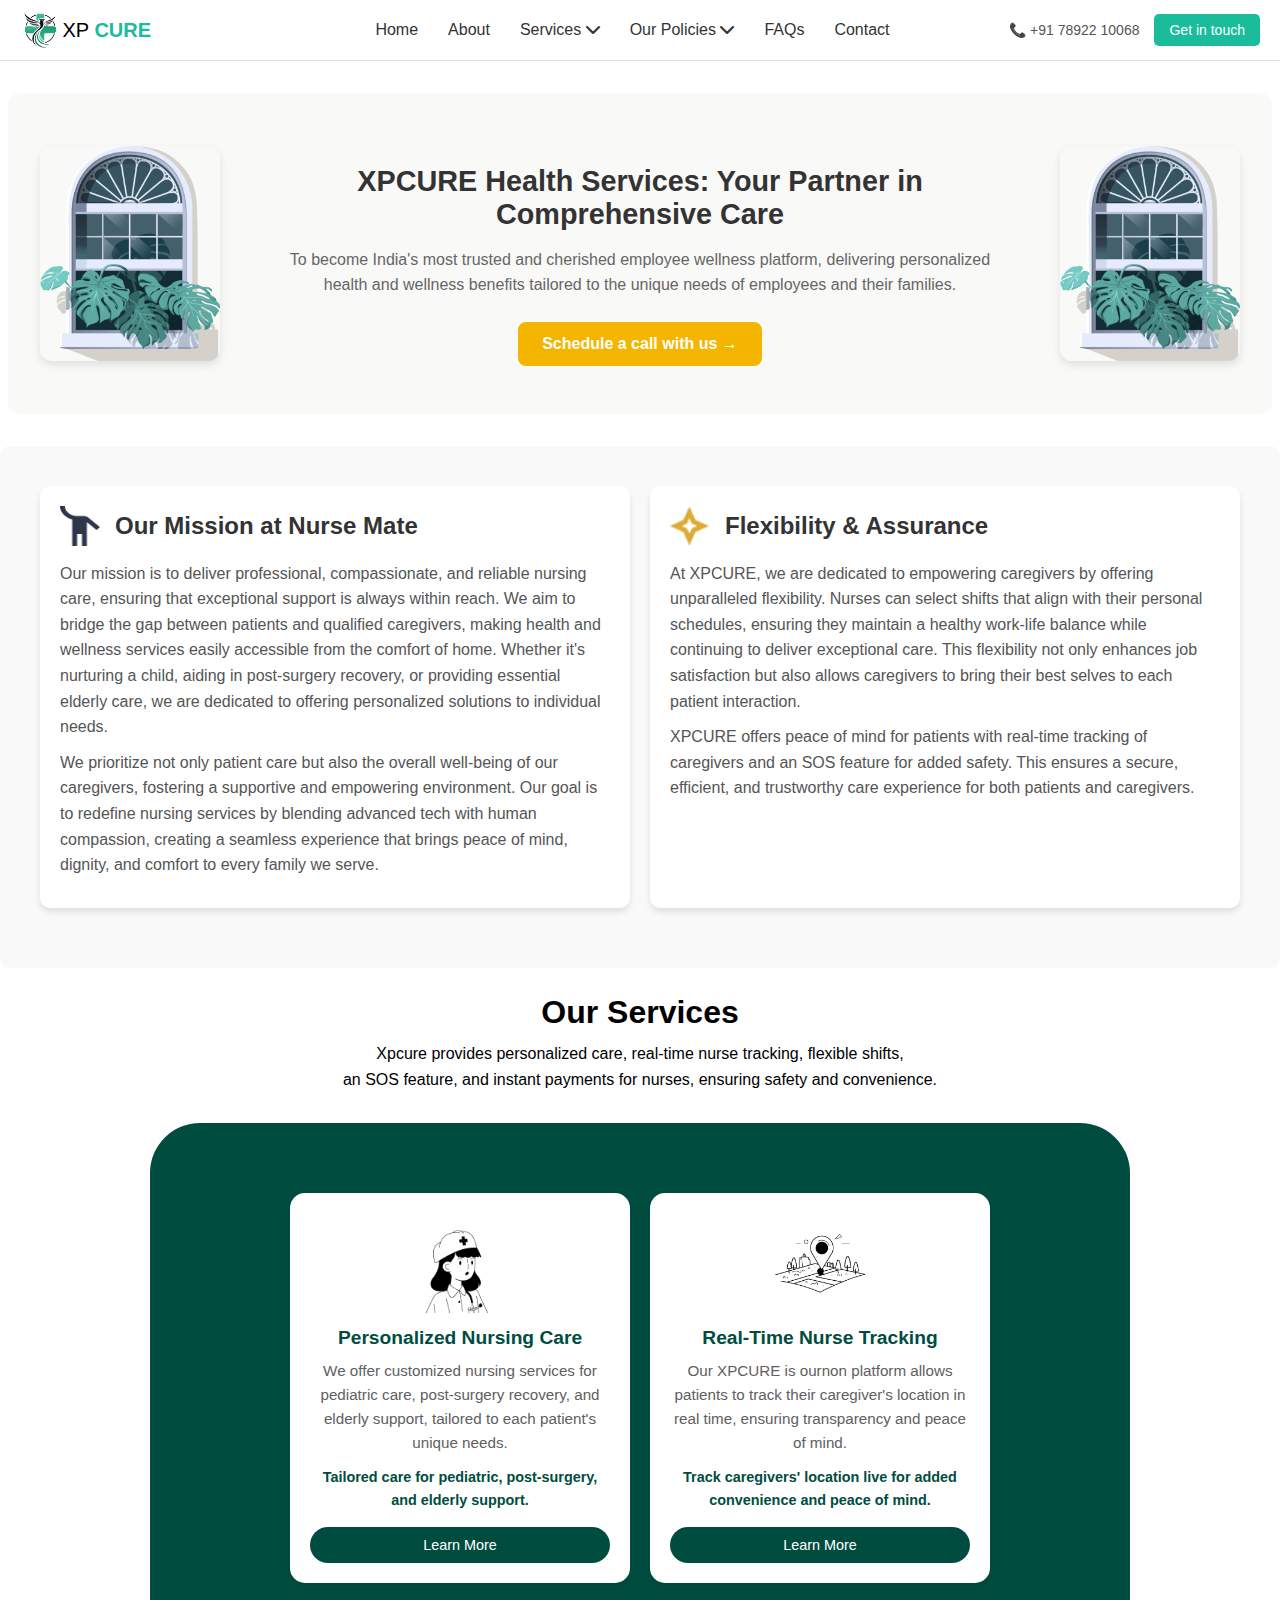
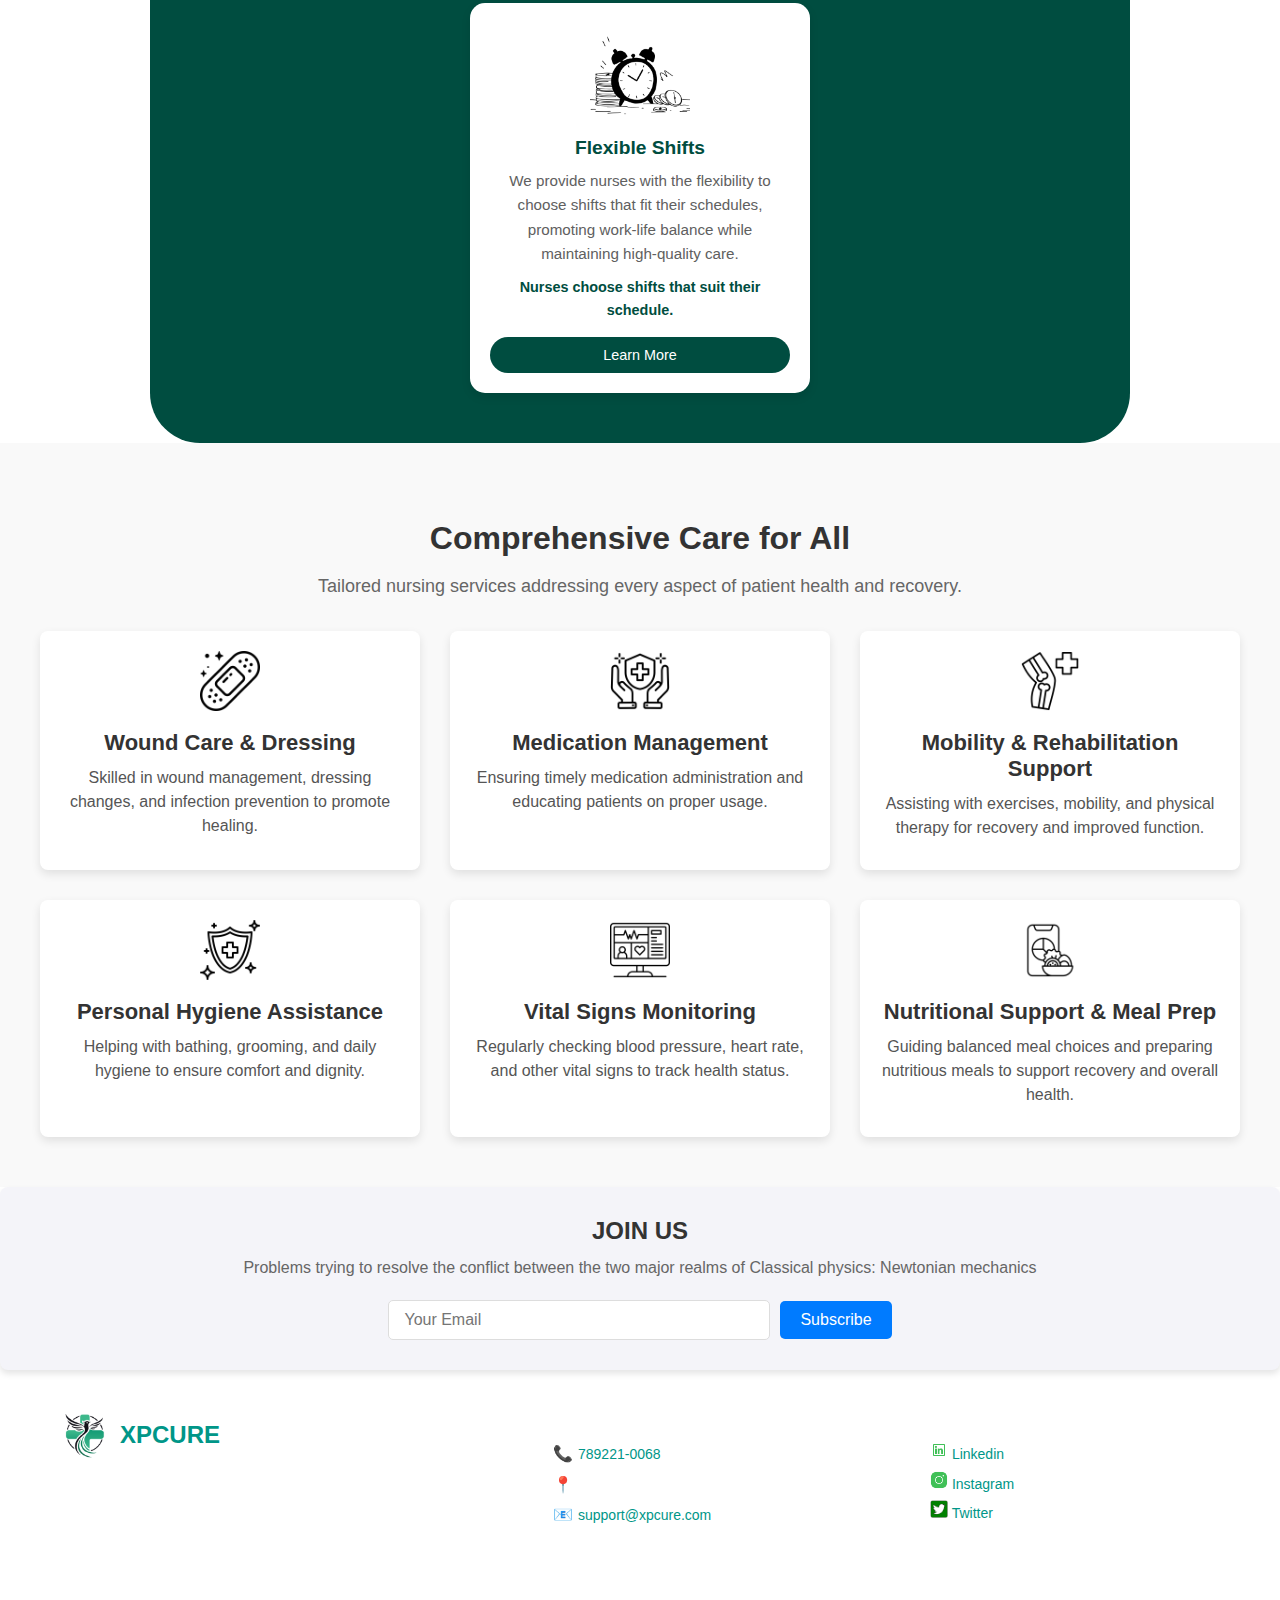
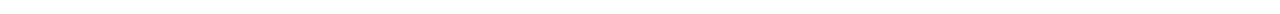
<file: about.html>
<!DOCTYPE html>
<html lang="en">
<head>
    <meta charset="UTF-8">
    <meta name="viewport" content="width=device-width, initial-scale=1.0">
    <title>XPCure</title>
    <link rel="icon" href="images/xp-bg.png" type="image/icon type">
    <link rel="stylesheet" href="css/about.css">
    <link rel="stylesheet" href="https://cdnjs.cloudflare.com/ajax/libs/font-awesome/5.15.4/css/all.min.css">
    <link href="https://cdn.prod.website-files.com/626fcecbc824dd1c670451ba/css/novabenefits.webflow.452093e41.css" rel="stylesheet" type="text/css"/>
    <link rel="stylesheet" href="https://cdnjs.cloudflare.com/ajax/libs/font-awesome/6.0.0-beta3/css/all.min.css">

</head>
<body>
  <header class="header">
    <!-- Logo Section -->
    <div class="logo">
        <img src="images/Group 1000001503 1.png" alt="XP Cure Logo">
        <span>XP <strong>CURE</strong></span>
    </div>

    <!-- Hamburger Menu for Mobile -->
    <div class="hamburger" onclick="toggleNav()">
        <div></div>
        <div></div>
        <div></div>
    </div>

    <!-- Navigation Menu -->
    <nav class="nav">
      <ul>
          <li><a href="index.html">Home</a></li>
          <li><a href="about.html">About</a></li>
          <li class="dropdown">
              <a href="#">Services <i class="fas fa-chevron-down"></i></a>
              <!-- Dropdown Menu -->
              <ul class="dropdown-menu">
                  <li><a href="elderly.html">Elderly Care Service</a></li>
                  <li><a href="pediatrics.html">Pediatrics</a></li>
                  <li><a href="surgery.html">Post Surgery</a></li>
              </ul>
          </li>
          <li class="dropdown">
              <a href="#">Our Policies <i class="fas fa-chevron-down"></i></a>
              <!-- Dropdown Menu -->
              <ul class="dropdown-menu">
                  <li><a href="privacy.html">Privacy Policy</a></li>
                  <li><a href="terms.html">Terms & Conditions</a></li>
                  <li><a href="verification.html">Verification Policy</a></li>
                  <li><a href="refund.html">Refund Policy</a></li>  
              </ul>
          </li>
          <li><a href="faqs.html">FAQs</a></li>
          <li><a href="contact.html">Contact</a></li>
      </ul>
  </nav>
  
    <!-- Contact Section -->
    <div class="contact">
        <span class="phone">📞 +91 78922 10068</span>
        <button class="contact-button">Get in touch</button>
    </div>
</header>

    <section class="decorative-banner">
        <div class="decorative-image left">
            <img src="images/about-img1.png" alt="Decorative Window Left">
        </div>
        <div class="banner-content">
            <h2>
                XPCURE Health Services: Your Partner in Comprehensive Care
            </h2>
            <p>
                To become India's most trusted and cherished employee wellness platform, delivering personalized health and wellness benefits tailored to the unique needs of employees and their families.
            </p>
            <a href="#" class="cta-button">Schedule a call with us →</a>
        </div>
        <div class="decorative-image right">
            <img src="images/about-img1.png " alt="Decorative Window Right">
        </div>
    </section>

    <section class="two-column-section">
        <div class="column">
            <div class="icon-title">
                <img src="images/about-img3.png" alt="Mission Icon" class="icon">
                <h3>Our Mission at Nurse Mate</h3>
            </div>
            <p>
                Our mission is to deliver professional, compassionate, and reliable nursing care, ensuring that exceptional support is always within reach. We aim to bridge the gap between patients and qualified caregivers, making health and wellness services easily accessible from the comfort of home. Whether it's nurturing a child, aiding in post-surgery recovery, or providing essential elderly care, we are dedicated to offering personalized solutions to individual needs.
            </p>
            <p>
                We prioritize not only patient care but also the overall well-being of our caregivers, fostering a supportive and empowering environment. Our goal is to redefine nursing services by blending advanced tech with human compassion, creating a seamless experience that brings peace of mind, dignity, and comfort to every family we serve.
            </p>
        </div>
        <div class="column">
            <div class="icon-title">
                <img src="images/about-img2.png" alt="Flexibility Icon" class="icon">
                <h3>Flexibility & Assurance</h3>
            </div>
            <p>
                At XPCURE, we are dedicated to empowering caregivers by offering unparalleled flexibility. Nurses can select shifts that align with their personal schedules, ensuring they maintain a healthy work-life balance while continuing to deliver exceptional care. This flexibility not only enhances job satisfaction but also allows caregivers to bring their best selves to each patient interaction.
            </p>
            <p>
                XPCURE offers peace of mind for patients with real-time tracking of caregivers and an SOS feature for added safety. This ensures a secure, efficient, and trustworthy care experience for both patients and caregivers.
            </p>
        </div>
    </section>

    <h2 class="section-title"><strong>Our Services</strong></h2>
        <p class="section-description"> 
          Xpcure provides personalized care, real-time nurse tracking, flexible shifts,</br> an SOS feature, and instant payments for nurses, ensuring safety and convenience.
        </p>

    <section class="services-section">
        
        <div class="services-cards">
          <div class="card">
            <div class="card-content">
              <img src="images/image 24.png" alt="Personalized Nursing Care" class="card-icon">
              <h3 class="card-title">Personalized Nursing Care</h3>
              <p class="card-description">
                We offer customized nursing services for pediatric care, post-surgery recovery, and elderly support, tailored to each patient's unique needs.
              </p>
              <p class="card-highlight">Tailored care for pediatric, post-surgery, and elderly support.</p>
            </div>
            <button class="learn-more-btn">Learn More</button>
          </div>
          <div class="card">
            <div class="card-content">
              <img src="images/image 25.png" alt="Real-Time Nurse Tracking" class="card-icon">
              <h3 class="card-title">Real-Time Nurse Tracking</h3>
              <p class="card-description">
                Our XPCURE is  ournon platform allows patients to track their caregiver's location in real time, ensuring transparency and peace of mind.
              </p>
              <p class="card-highlight">Track caregivers' location live for added convenience and peace of mind.</p>
            </div>
            <button class="learn-more-btn">Learn More</button>
          </div>
          <div class="card">
            <div class="card-content">
              <img src="images/image 26.png" alt="Flexible Shifts" class="card-icon">
              <h3 class="card-title">Flexible Shifts</h3>
              <p class="card-description">
                We provide nurses with the flexibility to choose shifts that fit their schedules, promoting work-life balance while maintaining high-quality care.
              </p>
              <p class="card-highlight">Nurses choose shifts that suit their schedule.</p>
            </div>
            <button class="learn-more-btn">Learn More</button>
          </div>
        </div>
      </section>

      <section class="care-services">
        <h2 class="care-services-title">Comprehensive Care for All</h2>
        <p class="care-services-description">
          Tailored nursing services addressing every aspect of patient health and recovery.
        </p>
        <div class="care-cards-container">
            <div class="care-service-card">
                <img src="images/band-aid.png" alt="Wound Care & Dressing" class="care-card-icon">
                <h3 class="care-card-title">Wound Care & Dressing</h3>
                <p class="care-card-description">
                  Skilled in wound management, dressing changes, and infection prevention to promote healing.
                </p>
            </div>
            <div class="care-service-card">
                <img src="images/safety-at-work.png" alt="Medication Management" class="care-card-icon">
                <h3 class="care-card-title">Medication Management</h3>
                <p class="care-card-description">
                  Ensuring timely medication administration and educating patients on proper usage.
                </p>
            </div>
            <div class="care-service-card">
                <img src="images/orthopedic.png" alt="Mobility & Rehabilitation Support" class="care-card-icon">
                <h3 class="care-card-title">Mobility & Rehabilitation Support</h3>
                <p class="care-card-description">
                  Assisting with exercises, mobility, and physical therapy for recovery and improved function.
                </p>
            </div>
            <div class="care-service-card">
                <img src="images/protection.png" alt="Personal Hygiene Assistance" class="care-card-icon">
                <h3 class="care-card-title">Personal Hygiene Assistance</h3>
                <p class="care-card-description">
                  Helping with bathing, grooming, and daily hygiene to ensure comfort and dignity.
                </p>
            </div>
            <div class="care-service-card">
                <img src="images/vital-signs.png" alt="Vital Signs Monitoring" class="care-card-icon">
                <h3 class="care-card-title">Vital Signs Monitoring</h3>
                <p class="care-card-description">
                  Regularly checking blood pressure, heart rate, and other vital signs to track health status.
                </p>
            </div>
            <div class="care-service-card">
                <img src="images/nutrition.png" alt="Nutritional Support & Meal Prep" class="care-card-icon">
                <h3 class="care-card-title">Nutritional Support & Meal Prep</h3>
                <p class="care-card-description">
                  Guiding balanced meal choices and preparing nutritious meals to support recovery and overall health.
                </p>
            </div>
        </div>
    </section>


     <!-- Newsletter Section -->
    <div class="newsletter-section">
        <h3>JOIN US</h3>
        <p>Problems trying to resolve the conflict between the two major realms of Classical physics: Newtonian mechanics</p>
        <form>
          <input type="email" placeholder="Your Email" required>
          <button type="submit">Subscribe</button>
        </form>
      </div> 
    

      <footer class="footer">
        <div class="footer-container">
          <!-- Logo and Description Section -->
          <div class="footer-logo-desc">
            <div class="footer-logo">
              <img src="images/Group 1000001503 1.png" alt="XPCURE Logo">
              <h2>XPCURE</h2>
            </div>
            <p>At XPCURES, we provide compassionate, personalized home healthcare services focused on enhancing your well-being. Your health is our priority. Health Services provides compassionate and professional care for those who need specialized support.</p>
          </div>
      
          <!-- Contact Information Section -->
          <div class="footer-contact">
            <h3>Get In Touch</h3>
            <p><span>📞</span> <a href="callto:7892210068"> 789221-0068</a></p>
            <p><span>📍</span> Srinagar, Jammu and Kashmir, India</p>
            <p><span>📧</span> <a href="mailto:support@xpcure.com">support@xpcure.com</a></p>
          </div>
      
          <!-- Social Media Section -->
          <div class="footer-socials">
            <h3>Our Socials</h3>
            <p><a href="https://www.linkedin.com/company/nursemateofficial"><img src="images/linkedin.png" alt="Facebook" /> Linkedin</a></p>
            <p><a href="https://www.instagram.com/xpcure?igsh=MXcyNWNua2RydnN3bQ=="><img src="images/instagram.png" alt="Instagram" /> Instagram</a></p>
            <p><a href="#"><img src="images/twitter.png" alt="Twitter" /> Twitter</a></p>
          </div>
          
      </footer>

      <script src="main.js"></script>
</body>
</html>
</file>
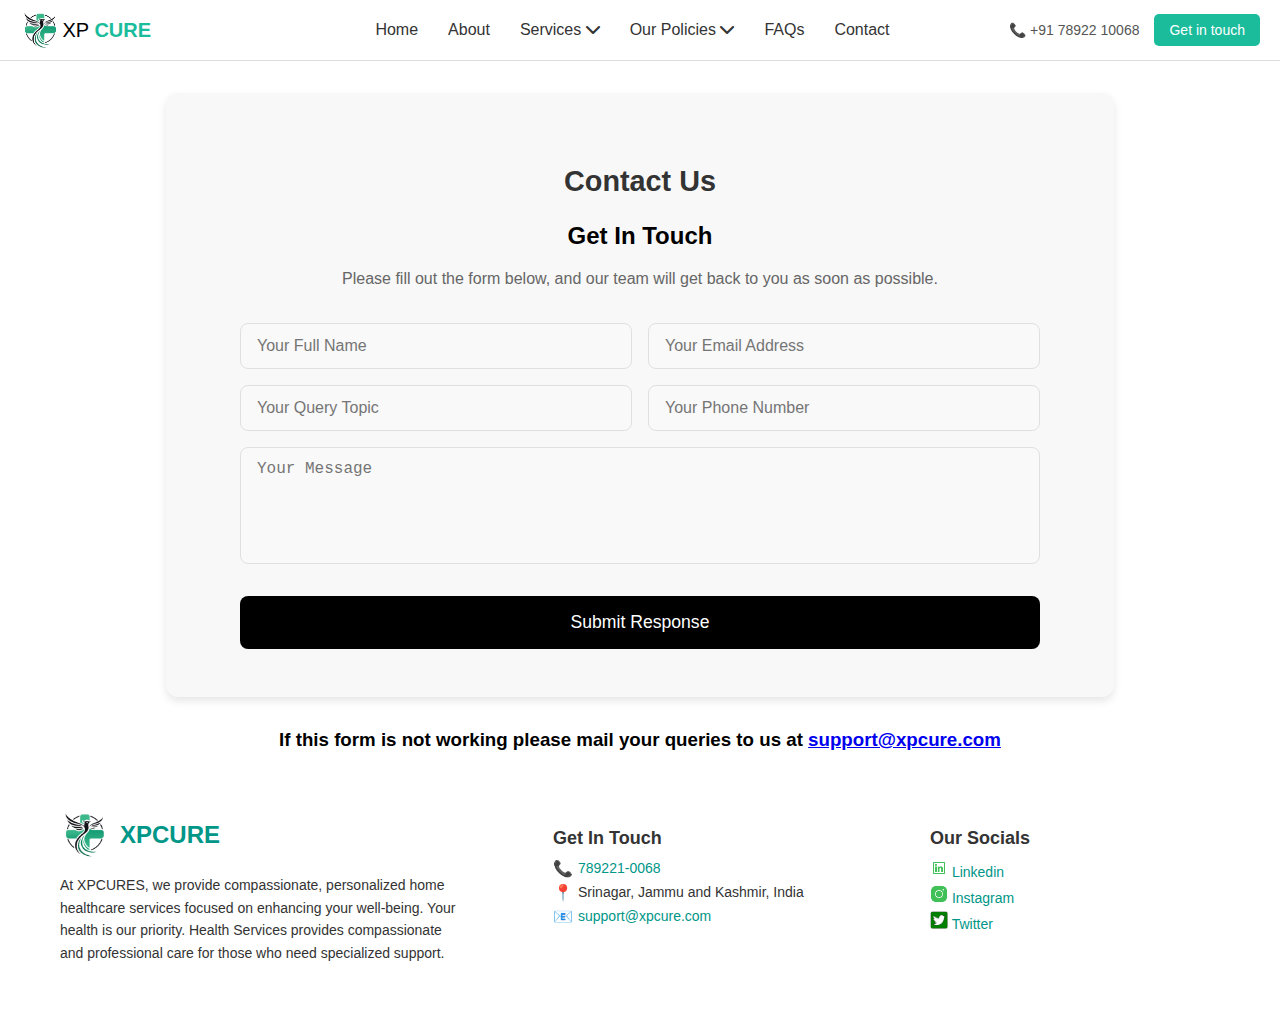
<file: contact.html>
<!DOCTYPE html>
<html lang="en">
<head>
    <meta charset="UTF-8">
    <meta name="viewport" content="width=device-width, initial-scale=1.0">
    <title>XPCure</title>
    <link rel="icon" href="images/xp-bg.png" type="image/icon type">
    <link rel="stylesheet" href="css/contact.css">
    <link rel="stylesheet" href="https://cdnjs.cloudflare.com/ajax/libs/font-awesome/5.15.4/css/all.min.css">
    <link href="https://cdn.prod.website-files.com/626fcecbc824dd1c670451ba/css/novabenefits.webflow.452093e41.css" rel="stylesheet" type="text/css"/>
    <link rel="stylesheet" href="https://cdnjs.cloudflare.com/ajax/libs/font-awesome/6.0.0-beta3/css/all.min.css">

</head>
<body>
    <header class="header">
        <!-- Logo Section -->
        <div class="logo">
            <img src="images/Group 1000001503 1.png" alt="XP Cure Logo">
            <span>XP <strong>CURE</strong></span>
        </div>
    
        <!-- Hamburger Menu for Mobile -->
        <div class="hamburger" onclick="toggleNav()">
            <div></div>
            <div></div>
            <div></div>
        </div>
    
        <!-- Navigation Menu -->
        <nav class="nav">
          <ul>
              <li><a href="index.html">Home</a></li>
              <li><a href="about.html">About</a></li>
              <li class="dropdown">
                  <a href="#">Services <i class="fas fa-chevron-down"></i></a>
                  <!-- Dropdown Menu -->
                  <ul class="dropdown-menu">
                      <li><a href="elderly.html">Elderly Care Service</a></li>
                      <li><a href="pediatrics.html">Pediatrics</a></li>
                      <li><a href="surgery.html">Post Surgery</a></li>
                  </ul>
              </li>
              <li class="dropdown">
                  <a href="#">Our Policies <i class="fas fa-chevron-down"></i></a>
                  <!-- Dropdown Menu -->
                  <ul class="dropdown-menu">
                      <li><a href="privacy.html">Privacy Policy</a></li>
                      <li><a href="terms.html">Terms & Conditions</a></li>
                      <li><a href="verification.html">Verification Policy</a></li>
                      <li><a href="refund.html">Refund Policy</a></li>  
                  </ul>
              </li>
              <li><a href="faqs.html">FAQs</a></li>
              <li><a href="contact.html">Contact</a></li>
          </ul>
      </nav>
      
        <!-- Contact Section -->
        <div class="contact">
            <span class="phone">📞 +91 78922 10068</span>
            <button class="contact-button">Get in touch</button>
        </div>
    </header>

    <section class="contact-us-section">
        <div class="contact-container">
            <h2>Contact Us</h2>
            <h3>Get In Touch</h3>
            <p>
                Please fill out the form below, and our team will get back to you as soon as possible.
            </p>
            <form class="contact-form">
                <div class="form-row">
                    <input type="text" placeholder="Your Full Name" required>
                    <input type="email" placeholder="Your Email Address" required>
                </div>
                <div class="form-row">
                    <input type="text" placeholder="Your Query Topic">
                    <input type="tel" placeholder="Your Phone Number">
                </div>
                <div class="form-row">
                    <textarea placeholder="Your Message" rows="5" required></textarea>
                </div>
                <button type="submit">Submit Response</button>
            </form>
        </div>
    </section>
    <h3 style="text-align: center;">If this form is not working please mail your queries to us at  <a href="mailto:support@xpcure.com">support@xpcure.com </a></h3>

    <footer class="footer">
        <div class="footer-container">
          <!-- Logo and Description Section -->
          <div class="footer-logo-desc">
            <div class="footer-logo">
              <img src="images/Group 1000001503 1.png" alt="XPCURE Logo">
              <h2>XPCURE</h2>
            </div>
            <p>At XPCURES, we provide compassionate, personalized home healthcare services focused on enhancing your well-being. Your health is our priority. Health Services provides compassionate and professional care for those who need specialized support.</p>
          </div>
      
          <!-- Contact Information Section -->
          <div class="footer-contact">
            <h3>Get In Touch</h3>
            <p><span>📞</span> <a href="callto:7892210068"> 789221-0068</a></p>
            <p><span>📍</span> Srinagar, Jammu and Kashmir, India</p>
            <p><span>📧</span> <a href="mailto:support@xpcure.com">support@xpcure.com</a></p>
          </div>
      
          <!-- Social Media Section -->
          <div class="footer-socials">
            <h3>Our Socials</h3>
            <p><a href="https://www.linkedin.com/company/nursemateofficial"><img src="images/linkedin.png" alt="Facebook" /> Linkedin</a></p>
            <p><a href="https://www.instagram.com/xpcure?igsh=MXcyNWNua2RydnN3bQ=="><img src="images/instagram.png" alt="Instagram" /> Instagram</a></p>
            <p><a href="#"><img src="images/twitter.png" alt="Twitter" /> Twitter</a></p>
          </div>
          
      </footer>
      <script src="main.js"></script>
</body>
</html>
</file>
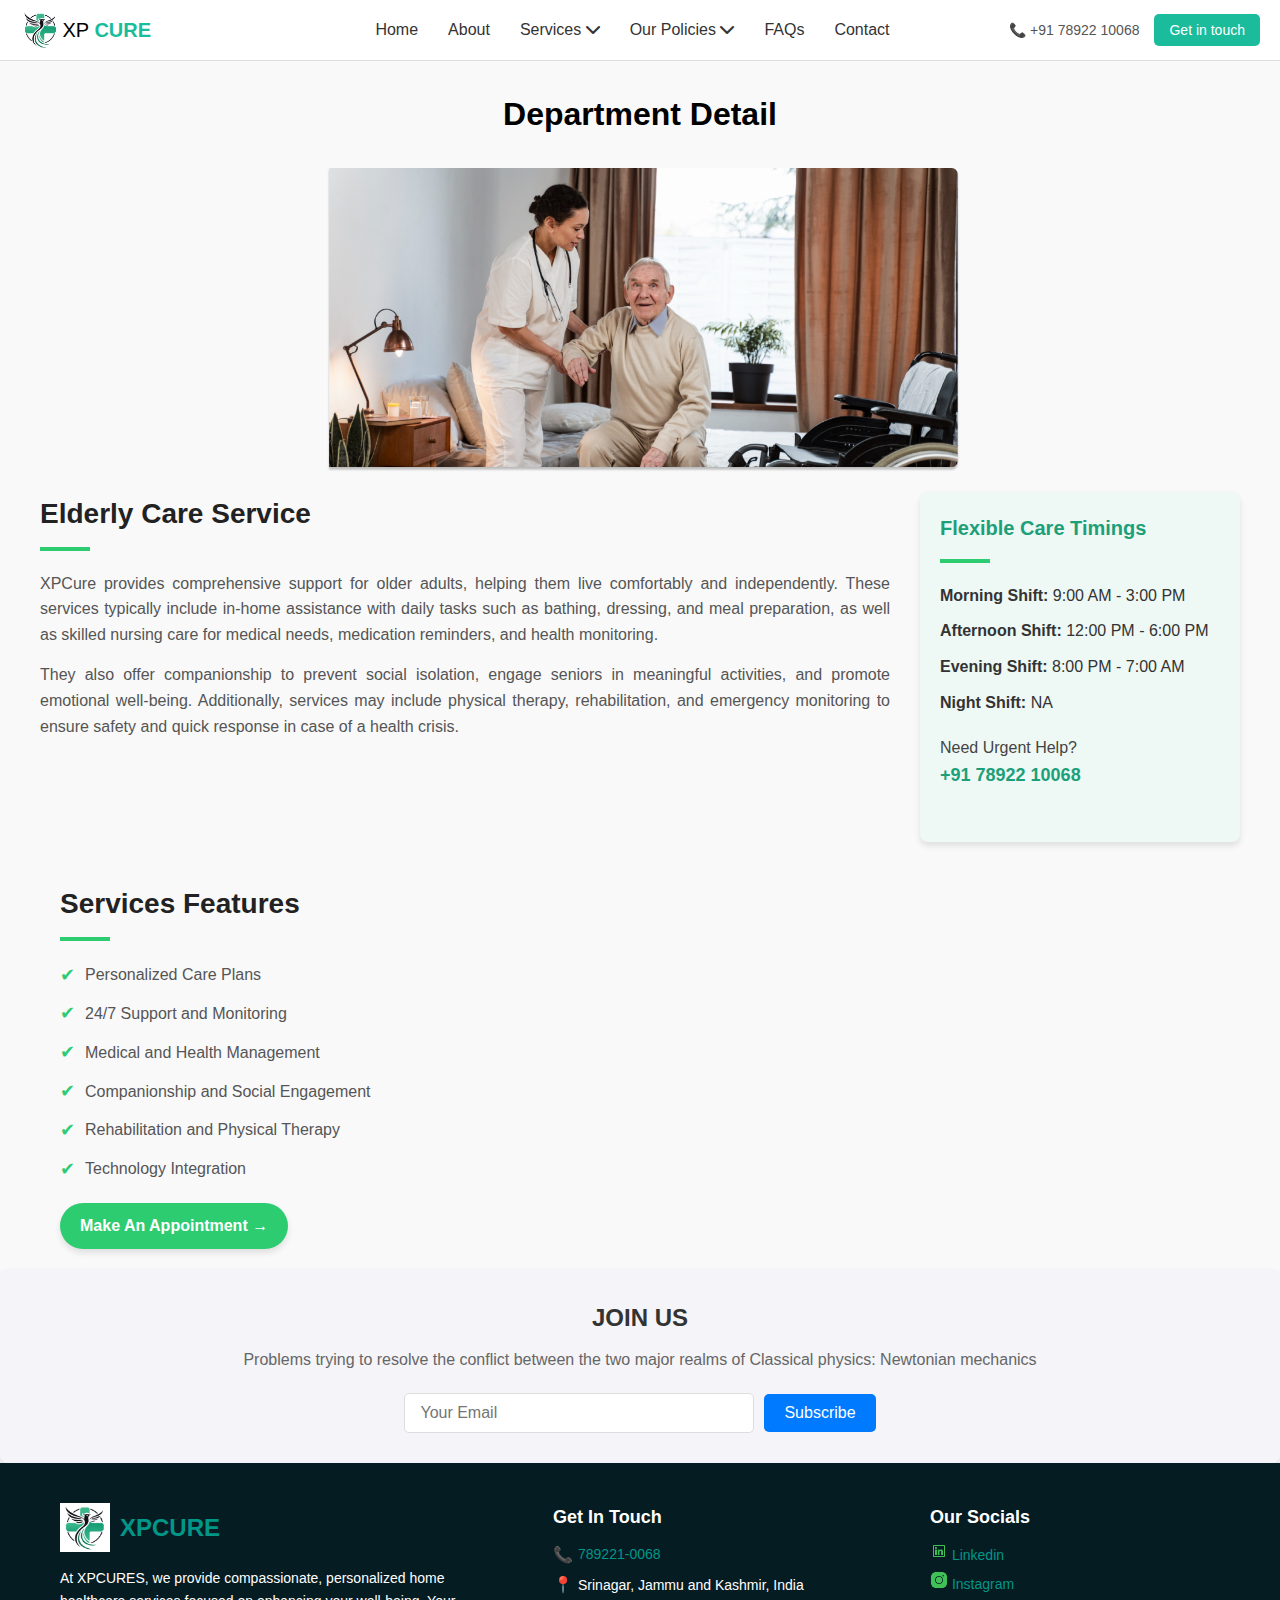
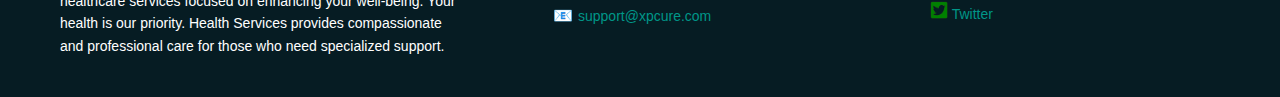
<file: elderly.html>
<!DOCTYPE html>
<html lang="en">
<head>
    <meta charset="UTF-8">
    <meta name="viewport" content="width=device-width, initial-scale=1.0">
    <title>XPCure</title>
    <link rel="icon" href="images/xp-bg.png" type="image/icon type">
    <link rel="stylesheet" href="css/elderly.css">
    <link rel="stylesheet" href="https://cdnjs.cloudflare.com/ajax/libs/font-awesome/6.0.0-beta3/css/all.min.css">

</head>
<body>
  <header class="header">
    <!-- Logo Section -->
    <div class="logo">
        <img src="images/Group 1000001503 1.png" alt="XP Cure Logo">
        <span>XP <strong>CURE</strong></span>
    </div>

    <!-- Hamburger Menu for Mobile -->
    <div class="hamburger" onclick="toggleNav()">
        <div></div>
        <div></div>
        <div></div>
    </div>

    <!-- Navigation Menu -->
    <nav class="nav">
      <ul>
          <li><a href="index.html">Home</a></li>
          <li><a href="about.html">About</a></li>
          <li class="dropdown">
              <a href="#">Services <i class="fas fa-chevron-down"></i></a>
              <!-- Dropdown Menu -->
              <ul class="dropdown-menu">
                  <li><a href="elderly.html">Elderly Care Service</a></li>
                  <li><a href="pediatrics.html">Pediatrics</a></li>
                  <li><a href="surgery.html">Post Surgery</a></li>
              </ul>
          </li>
          <li class="dropdown">
              <a href="#">Our Policies <i class="fas fa-chevron-down"></i></a>
              <!-- Dropdown Menu -->
              <ul class="dropdown-menu">
                  <li><a href="privacy.html">Privacy Policy</a></li>
                  <li><a href="terms.html">Terms & Conditions</a></li>
                  <li><a href="verification.html">Verification Policy</a></li>
                  <li><a href="refund.html">Refund Policy</a></li>  
              </ul>
          </li>
          <li><a href="faqs.html">FAQs</a></li>
          <li><a href="contact.html">Contact</a></li>
      </ul>
  </nav>
  
    <!-- Contact Section -->
    <div class="contact">
        <span class="phone">📞 +91 78922 10068</span>
        <button class="contact-button">Get in touch</button>
    </div>
</header>
    <h1 class="heading">Department Detail</h1>

<img src="images/2148962320.png" alt="Department img" class="department-img">

<section class="care-service">
    <!-- Text Content Section -->
    <div class="content">
        <h2>Elderly Care Service</h2>
        <div class="underline"></div>
        <p>
            XPCure provides comprehensive support for older adults, helping them live comfortably and independently.
            These services typically include in-home assistance with daily tasks such as bathing, dressing, and meal preparation,
            as well as skilled nursing care for medical needs, medication reminders, and health monitoring.
        </p>
        <p>
            They also offer companionship to prevent social isolation, engage seniors in meaningful activities, and promote emotional
            well-being. Additionally, services may include physical therapy, rehabilitation, and emergency monitoring to ensure safety
            and quick response in case of a health crisis.
        </p>
    </div>

    <!-- Highlighted Section -->
    <div class="highlight-box">
        <h3>Flexible Care Timings</h3>
        <div class="underline"></div>
        <ul>
            <li><strong>Morning Shift:</strong> 9:00 AM - 3:00 PM</li>
            <li><strong>Afternoon Shift:</strong> 12:00 PM - 6:00 PM</li>
            <li><strong>Evening Shift:</strong> 8:00 PM - 7:00 AM</li>
            <li><strong>Night Shift:</strong> NA</li>
        </ul>
        <p class="urgent">
            Need Urgent Help? <br>
            <strong>+91 78922 10068</strong>
        </p>
    </div>
</section>

<section class="services-section">
    <!-- Title -->
    <h2>Services Features</h2>
    <div class="underline"></div>
    
    <!-- Feature List -->
    <ul class="features-list">
        <li><span class="checkmark">✔</span> Personalized Care Plans</li>
        <li><span class="checkmark">✔</span> 24/7 Support and Monitoring</li>
        <li><span class="checkmark">✔</span> Medical and Health Management</li>
        <li><span class="checkmark">✔</span> Companionship and Social Engagement</li>
        <li><span class="checkmark">✔</span> Rehabilitation and Physical Therapy</li>
        <li><span class="checkmark">✔</span> Technology Integration</li>
    </ul>
    
    <!-- Call-to-Action Button -->
    <a href="#" class="cta-button">Make An Appointment →</a>
</section>

<!-- Newsletter Section -->
<div class="newsletter-section">
    <h3>JOIN US</h3>
    <p>Problems trying to resolve the conflict between the two major realms of Classical physics: Newtonian mechanics</p>
    <form>
      <input type="email" placeholder="Your Email" required>
      <button type="submit">Subscribe</button>
    </form>
  </div>
</section>

<footer class="footer">
  <div class="footer-container">
    <!-- Logo and Description Section -->
    <div class="footer-logo-desc">
      <div class="footer-logo">
        <img src="images/Group 1000001503 1.png" alt="XPCURE Logo">
        <h2>XPCURE</h2>
      </div>
      <p>At XPCURES, we provide compassionate, personalized home healthcare services focused on enhancing your well-being. Your health is our priority. Health Services provides compassionate and professional care for those who need specialized support.</p>
    </div>

    <!-- Contact Information Section -->
    <div class="footer-contact">
      <h3>Get In Touch</h3>
      <p><span>📞</span> <a href="callto:7892210068"> 789221-0068</a></p>
      <p><span>📍</span> Srinagar, Jammu and Kashmir, India</p>
      <p><span>📧</span> <a href="mailto:support@xpcure.com">support@xpcure.com</a></p>
    </div>

    <!-- Social Media Section -->
    <div class="footer-socials">
      <h3>Our Socials</h3>
      <p><a href="https://www.linkedin.com/company/nursemateofficial"><img src="images/linkedin.png" alt="Facebook" /> Linkedin</a></p>
      <p><a href="https://www.instagram.com/xpcure?igsh=MXcyNWNua2RydnN3bQ=="><img src="images/instagram.png" alt="Instagram" /> Instagram</a></p>
      <p><a href="#"><img src="images/twitter.png" alt="Twitter" /> Twitter</a></p>
    </div>
    
</footer>
<script src="main.js"></script>
</body>
</html>
</file>
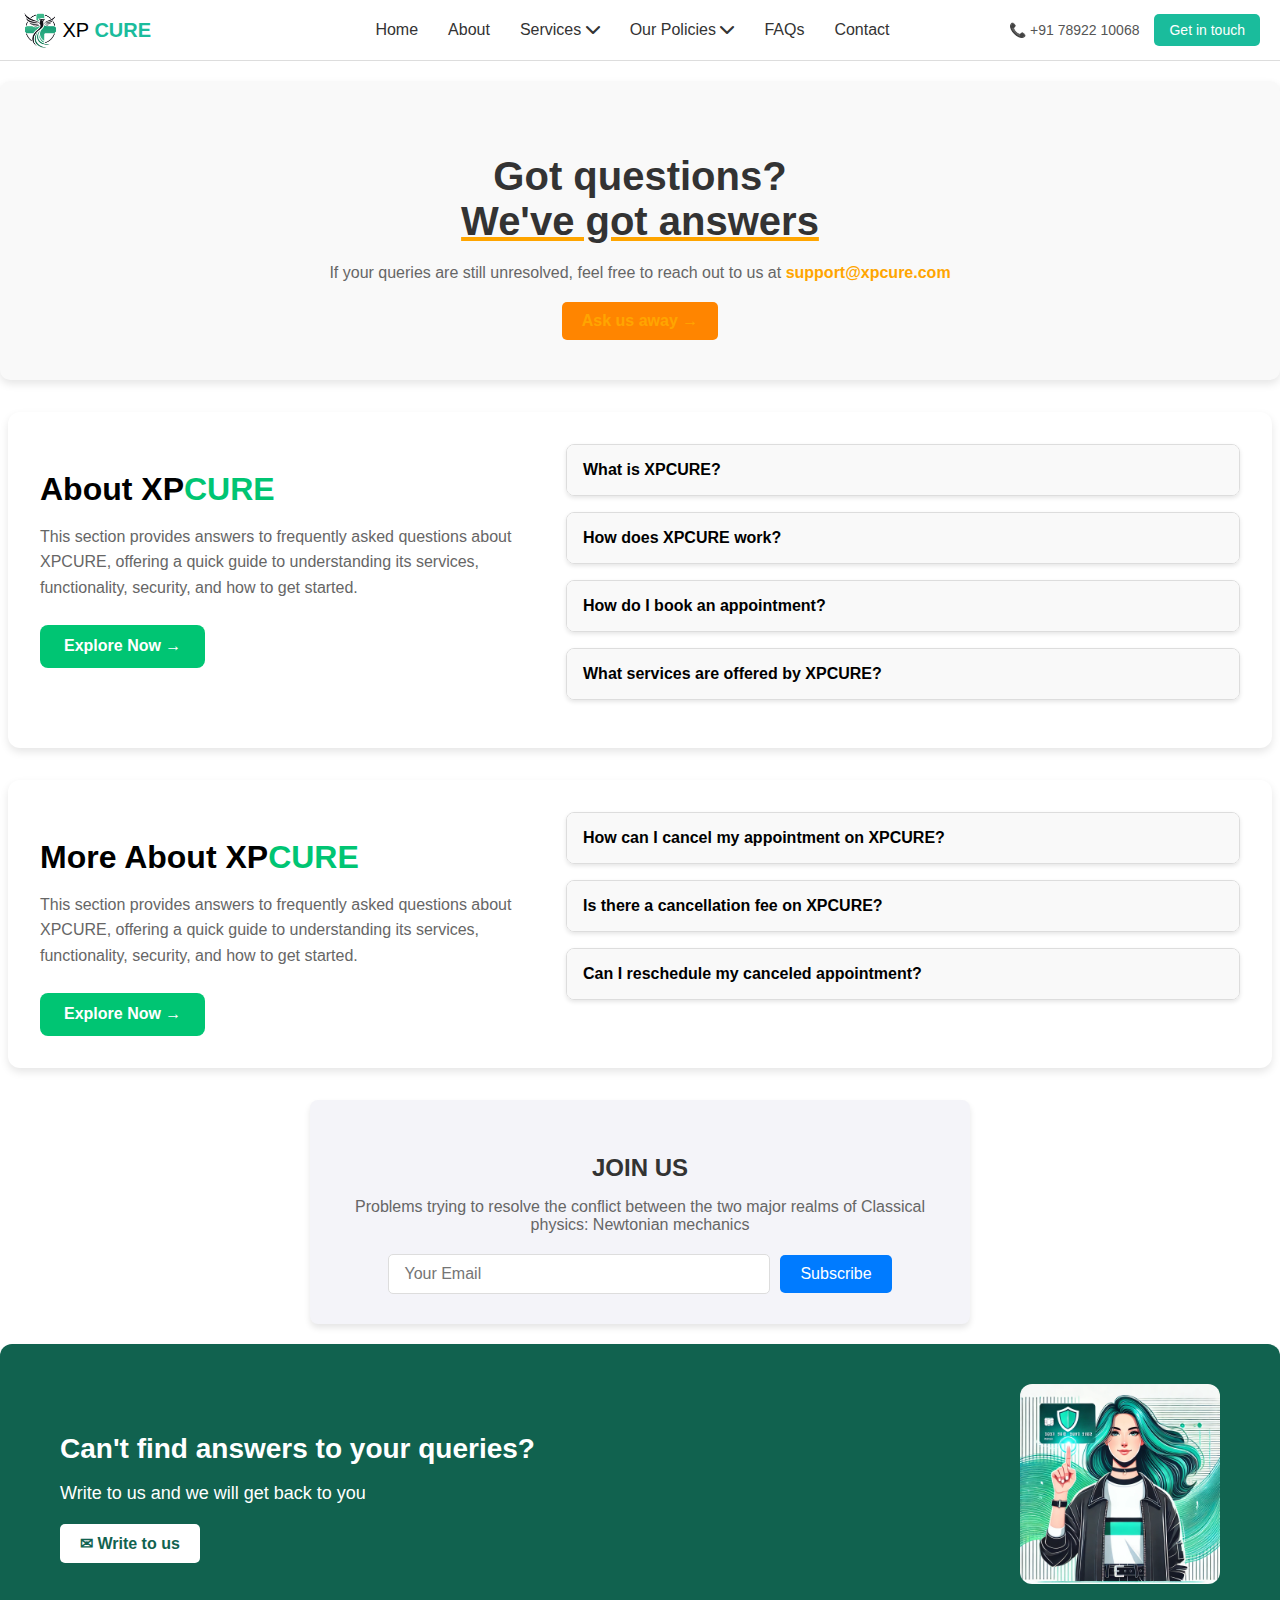
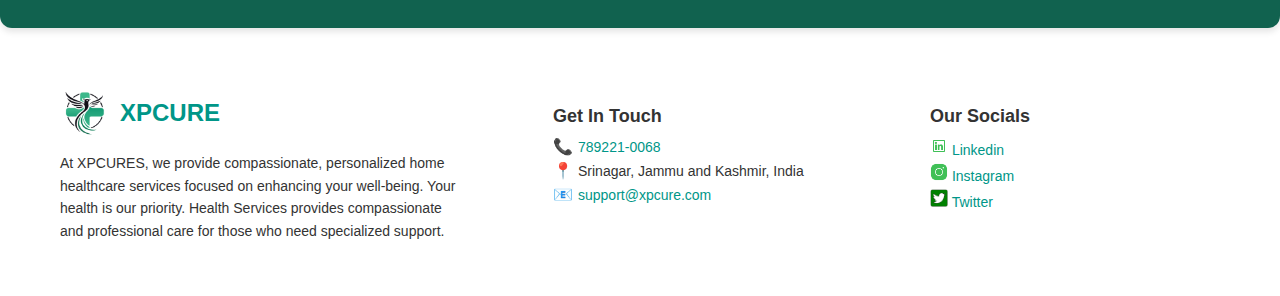
<file: faqs.html>
<!DOCTYPE html>
<html lang="en">
<head>
    <meta charset="UTF-8">
    <meta name="viewport" content="width=device-width, initial-scale=1.0">
    <title>XPCure</title>
    <link rel="icon" href="images/xp-bg.png" type="image/icon type">
    <link rel="stylesheet" href="css/faqs.css">
    <link rel="stylesheet" href="https://cdnjs.cloudflare.com/ajax/libs/font-awesome/5.15.4/css/all.min.css">
    <link href="https://cdn.prod.website-files.com/626fcecbc824dd1c670451ba/css/novabenefits.webflow.452093e41.css" rel="stylesheet" type="text/css"/>
    <link rel="stylesheet" href="https://cdnjs.cloudflare.com/ajax/libs/font-awesome/6.0.0-beta3/css/all.min.css">

</head>
<body>
  <header class="header">
    <!-- Logo Section -->
    <div class="logo">
        <img src="images/Group 1000001503 1.png" alt="XP Cure Logo">
        <span>XP <strong>CURE</strong></span>
    </div>

    <!-- Hamburger Menu for Mobile -->
    <div class="hamburger" onclick="toggleNav()">
        <div></div>
        <div></div>
        <div></div>
    </div>

    <!-- Navigation Menu -->
    <nav class="nav">
      <ul>
          <li><a href="index.html">Home</a></li>
          <li><a href="about.html">About</a></li>
          <li class="dropdown">
              <a href="#">Services <i class="fas fa-chevron-down"></i></a>
              <!-- Dropdown Menu -->
              <ul class="dropdown-menu">
                  <li><a href="elderly.html">Elderly Care Service</a></li>
                  <li><a href="pediatrics.html">Pediatrics</a></li>
                  <li><a href="surgery.html">Post Surgery</a></li>
              </ul>
          </li>
          <li class="dropdown">
              <a href="#">Our Policies <i class="fas fa-chevron-down"></i></a>
              <!-- Dropdown Menu -->
              <ul class="dropdown-menu">
                  <li><a href="privacy.html">Privacy Policy</a></li>
                  <li><a href="terms.html">Terms & Conditions</a></li>
                  <li><a href="verification.html">Verification Policy</a></li>
                  <li><a href="refund.html">Refund Policy</a></li>  
              </ul>
          </li>
          <li><a href="faqs.html">FAQs</a></li>
          <li><a href="contact.html">Contact</a></li>
      </ul>
  </nav>
  
        <!-- Contact Section -->
        <div class="contact">
            <span class="phone">📞 +91 78922 10068</span>
            <button class="contact-button">Get in touch</button>
        </div>
    </header>
    <section class="cta-section">
        <div class="cta-container">
          <h2>Got questions? <br><span>We've got answers</span></h2>
          <p>
            If your queries are still unresolved, feel free to reach out to us at 
            <a href="mailto:support@xpcure.com">support@xpcure.com</a>
          </p>
          <a href="#" class="cta-button">Ask us away →</a>
        </div>
      </section>
      

    <section class="about-faq-section">
        <div class="about-side">
            <h2>About XP<span class="highlight">CURE</span></h2>
            <p>
                This section provides answers to frequently asked questions about XPCURE, offering a
                quick guide to understanding its services, functionality, security, and how to get started.
            </p>
            <a href="#" class="explore-btn">Explore Now →</a>
        </div>
    
        <div class="faq-side">
            <div class="accordion">
                <button class="accordion-header">What is XPCURE?</button>
                <div class="accordion-content">
                    <p>
                        XPCURE is a comprehensive healthcare platform designed to bridge the gap between
                        patients and medical professionals. It provides a wide range of services, including
                        virtual consultations, home healthcare support, and access to personalized treatment plans.
                    </p>
                </div>
            </div>
            <div class="accordion">
                <button class="accordion-header">How does XPCURE work?</button>
                <div class="accordion-content">
                    <p>
                        XPCURE connects patients with healthcare providers through an easy-to-use platform.
                        Users can sign up, browse a list of available doctors, book consultations, and receive
                        medical advice online.
                    </p>
                </div>
            </div>
            <div class="accordion">
                <button class="accordion-header">How do I book an appointment?</button>
                <div class="accordion-content">
                    <p>
                        Booking an appointment on XPCURE is simple. You can visit the XPCURE website or
                        download the app, create an account, and then browse through a list of available
                        healthcare providers.
                    </p>
                </div>
            </div>
            <div class="accordion">
                <button class="accordion-header">What services are offered by XPCURE?</button>
                <div class="accordion-content">
                    <ul>
                        <li>Telemedicine consultations</li>
                        <li>Home healthcare services</li>
                        <li>Prescriptions delivered directly to your home</li>
                        <li>Personalized healthcare plans</li>
                    </ul>
                </div>
            </div>
        </div>
    </section>    


    <section class="about-faq-section">
        <div class="about-side">
            <h2>More About XP<span class="highlight">CURE</span></h2>
            <p>
                This section provides answers to frequently asked questions about XPCURE, offering a
                quick guide to understanding its services, functionality, security, and how to get started.
            </p>
            <a href="#" class="explore-btn">Explore Now →</a>
        </div>
    
        <div class="faq-side">
            <div class="accordion">
                <button class="accordion-header">How can I cancel my appointment on XPCURE?</button>
                <div class="accordion-content">
                    <p>
                        To cancel your appointment, log in to your account, go to your upcoming appointments, select the one you wish to cancel, and click the "Cancel" button. Follow the prompts to confirm your cancellation.
                    </p>
                </div>
            </div>
            <div class="accordion">
                <button class="accordion-header">Is there a cancellation fee on XPCURE?</button>
                <div class="accordion-content">
                    <p>
                        XPCURE may charge a cancellation fee depending on the time of cancellation. If the appointment is canceled within a certain timeframe (e.g., 24 hours before the appointment), there may be no fee; otherwise, a small fee may apply.
                    </p>
                </div>
            </div>
            <div class="accordion">
                <button class="accordion-header">Can I reschedule my canceled appointment?</button>
                <div class="accordion-content">
                    <p>
                        Yes, if you cancel an appointment, you can easily reschedule it by visiting the appointment section of your account and selecting a new time slot with the healthcare provider.
                    </p>
                </div>
            </div>
        </div>
    </section>
    <!-- Newsletter Section -->
    <div class="newsletter-section">
        <h3>JOIN US</h3>
        <p>Problems trying to resolve the conflict between the two major realms of Classical physics: Newtonian mechanics</p>
        <form>
          <input type="email" placeholder="Your Email" required>
          <button type="submit">Subscribe</button>
        </form>
      </div>  

      <section class="query-section">
        <div class="query-content">
          <h2>Can't find answers to your queries?</h2>
          <p>Write to us and we will get back to you</p>
          <a href="mailto:support@example.com" class="query-button">✉ Write to us</a>
        </div>
        <div class="query-image">
          <img src="images/faq.jpg" alt="Query Illustration">
        </div>
      </section>
      

     

    <footer class="footer">
        <div class="footer-container">
          <!-- Logo and Description Section -->
          <div class="footer-logo-desc">
            <div class="footer-logo">
              <img src="images/Group 1000001503 1.png" alt="XPCURE Logo">
              <h2>XPCURE</h2>
            </div>
            <p>At XPCURES, we provide compassionate, personalized home healthcare services focused on enhancing your well-being. Your health is our priority. Health Services provides compassionate and professional care for those who need specialized support.</p>
          </div>
      
          <!-- Contact Information Section -->
          <div class="footer-contact">
            <h3>Get In Touch</h3>
            <p><span>📞</span> <a href="callto:7892210068"> 789221-0068</a></p>
            <p><span>📍</span> Srinagar, Jammu and Kashmir, India</p>
            <p><span>📧</span> <a href="mailto:support@xpcure.com">support@xpcure.com</a></p>
          </div>
      
          <!-- Social Media Section -->
          <div class="footer-socials">
            <h3>Our Socials</h3>
            <p><a href="https://www.linkedin.com/company/nursemateofficial"><img src="images/linkedin.png" alt="Facebook" /> Linkedin</a></p>
            <p><a href="https://www.instagram.com/xpcure?igsh=MXcyNWNua2RydnN3bQ=="><img src="images/instagram.png" alt="Instagram" /> Instagram</a></p>
            <p><a href="#"><img src="images/twitter.png" alt="Twitter" /> Twitter</a></p>
          </div>
          
      </footer>
      <script src="faqs.js"></script>
      <script src="main.js"></script>
</body>
</html>
</file>
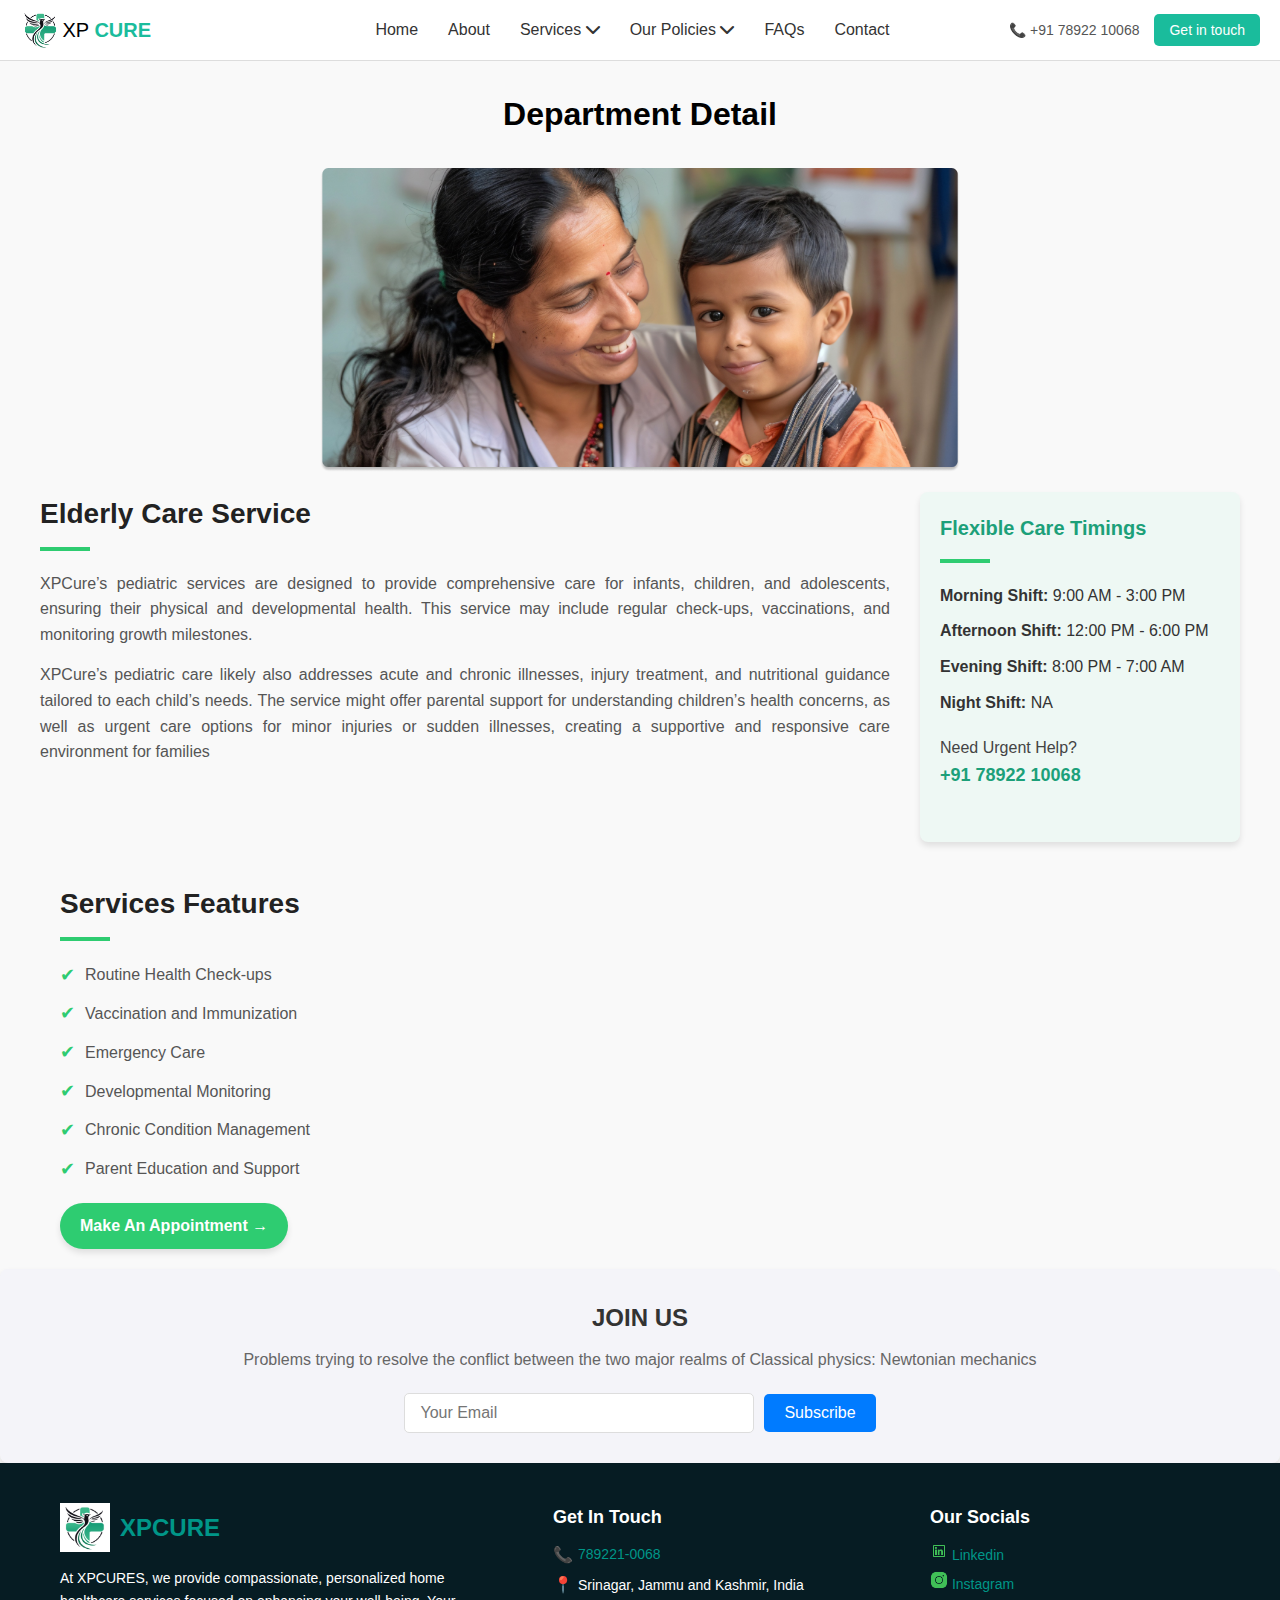
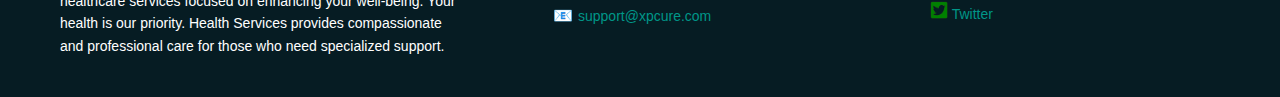
<file: pediatrics.html>
<!DOCTYPE html>
<html lang="en">
<head>
    <meta charset="UTF-8">
    <meta name="viewport" content="width=device-width, initial-scale=1.0">
    <title>XPCure</title>
    <link rel="icon" href="images/xp-bg.png" type="image/icon type">
    <link rel="stylesheet" href="css/pediatrics.css">
    <link rel="stylesheet" href="https://cdnjs.cloudflare.com/ajax/libs/font-awesome/6.0.0-beta3/css/all.min.css">

</head>
<body>
  <header class="header">
    <!-- Logo Section -->
    <div class="logo">
        <img src="images/Group 1000001503 1.png" alt="XP Cure Logo">
        <span>XP <strong>CURE</strong></span>
    </div>

    <!-- Hamburger Menu for Mobile -->
    <div class="hamburger" onclick="toggleNav()">
        <div></div>
        <div></div>
        <div></div>
    </div>

    <!-- Navigation Menu -->
    <nav class="nav">
      <ul>
          <li><a href="index.html">Home</a></li>
          <li><a href="about.html">About</a></li>
          <li class="dropdown">
              <a href="#">Services <i class="fas fa-chevron-down"></i></a>
              <!-- Dropdown Menu -->
              <ul class="dropdown-menu">
                  <li><a href="elderly.html">Elderly Care Service</a></li>
                  <li><a href="pediatrics.html">Pediatrics</a></li>
                  <li><a href="surgery.html">Post Surgery</a></li>
              </ul>
          </li>
          <li class="dropdown">
              <a href="#">Our Policies <i class="fas fa-chevron-down"></i></a>
              <!-- Dropdown Menu -->
              <ul class="dropdown-menu">
                  <li><a href="privacy.html">Privacy Policy</a></li>
                  <li><a href="terms.html">Terms & Conditions</a></li>
                  <li><a href="verification.html">Verification Policy</a></li>
                  <li><a href="refund.html">Refund Policy</a></li>  
              </ul>
          </li>
          <li><a href="faqs.html">FAQs</a></li>
          <li><a href="contact.html">Contact</a></li>
      </ul>
  </nav>
  
    <!-- Contact Section -->
    <div class="contact">
        <span class="phone">📞 +91 78922 10068</span>
        <button class="contact-button">Get in touch</button>
    </div>
</header>
<h1 class="heading">Department Detail</h1>

<img src="images/2151686789.png" alt="Department img" class="department-img">

<section class="care-service">
    <!-- Text Content Section -->
    <div class="content">
        <h2>Elderly Care Service</h2>
        <div class="underline"></div>
        <p>
            XPCure’s pediatric services are designed to provide comprehensive care for
infants, children, and adolescents, ensuring their physical and developmental
health. This service may include regular check-ups, vaccinations, and monitoring
growth milestones.
        </p>
        <p>
            XPCure’s pediatric care likely also addresses acute and chronic illnesses, injury treatment,
and nutritional guidance tailored to each child’s needs. The service might offer parental
support for understanding children’s health concerns, as well as urgent care options for
minor injuries or sudden illnesses, creating a supportive and responsive care environment
for families
        </p>
    </div>

    <!-- Highlighted Section -->
    <div class="highlight-box">
        <h3>Flexible Care Timings</h3>
        <div class="underline"></div>
        <ul>
            <li><strong>Morning Shift:</strong> 9:00 AM - 3:00 PM</li>
            <li><strong>Afternoon Shift:</strong> 12:00 PM - 6:00 PM</li>
            <li><strong>Evening Shift:</strong> 8:00 PM - 7:00 AM</li>
            <li><strong>Night Shift:</strong> NA</li>
        </ul>
        <p class="urgent">
            Need Urgent Help? <br>
            <strong>+91 78922 10068</strong>
        </p>
    </div>
</section>

<section class="services-section">
    <!-- Title -->
    <h2>Services Features</h2>
    <div class="underline"></div>
    
    <!-- Feature List -->
    <ul class="features-list">
        <li><span class="checkmark">✔</span> Routine Health Check-ups</li>
        <li><span class="checkmark">✔</span> Vaccination and Immunization</li>
        <li><span class="checkmark">✔</span> Emergency Care</li>
        <li><span class="checkmark">✔</span> Developmental Monitoring</li>
        <li><span class="checkmark">✔</span> Chronic Condition Management</li>
        <li><span class="checkmark">✔</span> Parent Education and Support</li>
    </ul>
    
    <!-- Call-to-Action Button -->
    <a href="#" class="cta-button">Make An Appointment →</a>
</section>

<!-- Newsletter Section -->
<div class="newsletter-section">
    <h3>JOIN US</h3>
    <p>Problems trying to resolve the conflict between the two major realms of Classical physics: Newtonian mechanics</p>
    <form>
      <input type="email" placeholder="Your Email" required>
      <button type="submit">Subscribe</button>
    </form>
  </div>
</section>

<footer class="footer">
  <div class="footer-container">
    <!-- Logo and Description Section -->
    <div class="footer-logo-desc">
      <div class="footer-logo">
        <img src="images/Group 1000001503 1.png" alt="XPCURE Logo">
        <h2>XPCURE</h2>
      </div>
      <p>At XPCURES, we provide compassionate, personalized home healthcare services focused on enhancing your well-being. Your health is our priority. Health Services provides compassionate and professional care for those who need specialized support.</p>
    </div>

    <!-- Contact Information Section -->
    <div class="footer-contact">
      <h3>Get In Touch</h3>
      <p><span>📞</span> <a href="callto:7892210068"> 789221-0068</a></p>
      <p><span>📍</span> Srinagar, Jammu and Kashmir, India</p>
      <p><span>📧</span> <a href="mailto:support@xpcure.com">support@xpcure.com</a></p>
    </div>

    <!-- Social Media Section -->
    <div class="footer-socials">
      <h3>Our Socials</h3>
      <p><a href="https://www.linkedin.com/company/nursemateofficial"><img src="images/linkedin.png" alt="Facebook" /> Linkedin</a></p>
      <p><a href="https://www.instagram.com/xpcure?igsh=MXcyNWNua2RydnN3bQ=="><img src="images/instagram.png" alt="Instagram" /> Instagram</a></p>
      <p><a href="#"><img src="images/twitter.png" alt="Twitter" /> Twitter</a></p>
    </div>
    
</footer>
<script src="main.js"></script>
</body>
</html>
</file>
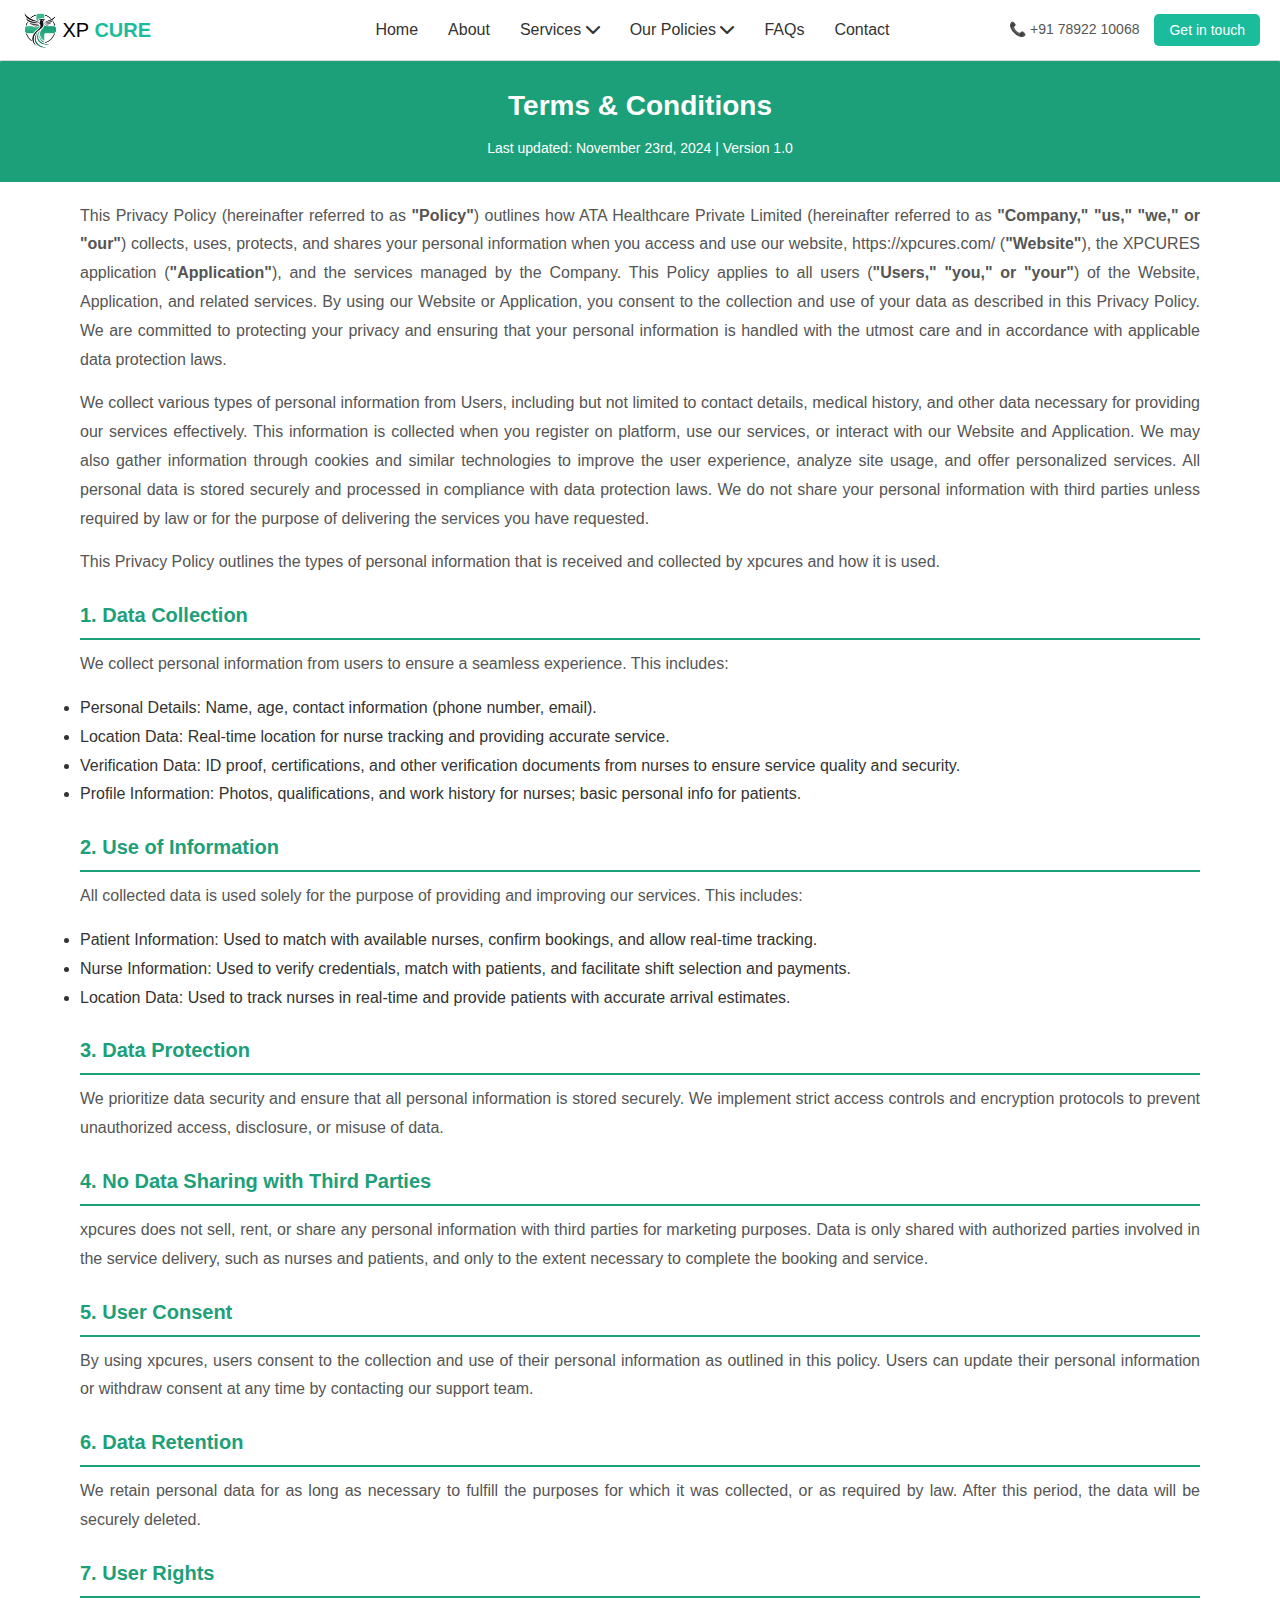
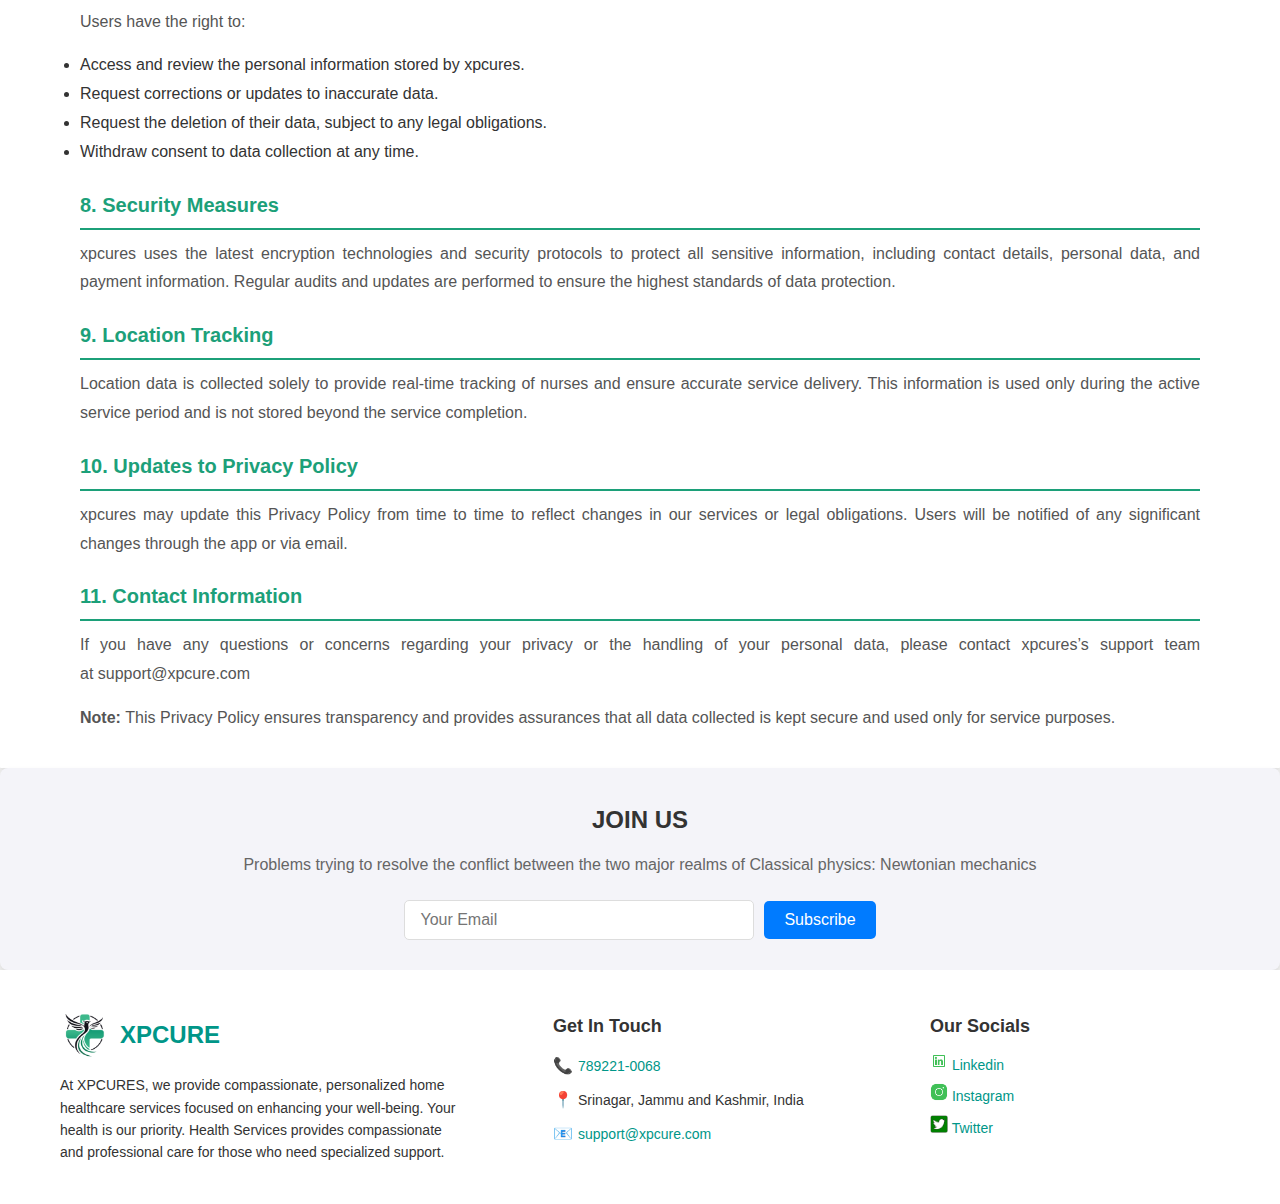
<file: privacy.html>
<!DOCTYPE html>
<html lang="en">
<head>
    <meta charset="UTF-8">
    <meta name="viewport" content="width=device-width, initial-scale=1.0">
    <title>XPCure</title>
    <link rel="icon" href="images/xp-bg.png" type="image/icon type">
    <link rel="stylesheet" href="css/privacy.css">
    <link rel="stylesheet" href="https://cdnjs.cloudflare.com/ajax/libs/font-awesome/5.15.4/css/all.min.css">
    <link href="https://cdn.prod.website-files.com/626fcecbc824dd1c670451ba/css/novabenefits.webflow.452093e41.css" rel="stylesheet" type="text/css"/>
    <link rel="stylesheet" href="https://cdnjs.cloudflare.com/ajax/libs/font-awesome/6.0.0-beta3/css/all.min.css">

</head>
<body>
  <header class="header">
    <!-- Logo Section -->
    <div class="logo">
        <img src="images/Group 1000001503 1.png" alt="XP Cure Logo">
        <span>XP <strong>CURE</strong></span>
    </div>

    <!-- Hamburger Menu for Mobile -->
    <div class="hamburger" onclick="toggleNav()">
        <div></div>
        <div></div>
        <div></div>
    </div>

    <!-- Navigation Menu -->
    <nav class="nav">
      <ul>
          <li><a href="index.html">Home</a></li>
          <li><a href="about.html">About</a></li>
          <li class="dropdown">
              <a href="#">Services <i class="fas fa-chevron-down"></i></a>
              <!-- Dropdown Menu -->
              <ul class="dropdown-menu">
                  <li><a href="elderly.html">Elderly Care Service</a></li>
                  <li><a href="pediatrics.html">Pediatrics</a></li>
                  <li><a href="surgery.html">Post Surgery</a></li>
              </ul>
          </li>
          <li class="dropdown">
              <a href="#">Our Policies <i class="fas fa-chevron-down"></i></a>
              <!-- Dropdown Menu -->
              <ul class="dropdown-menu">
                  <li><a href="privacy.html">Privacy Policy</a></li>
                  <li><a href="terms.html">Terms & Conditions</a></li>
                  <li><a href="verification.html">Verification Policy</a></li>
                  <li><a href="refund.html">Refund Policy</a></li>  
              </ul>
          </li>
          <li><a href="faqs.html">FAQs</a></li>
          <li><a href="contact.html">Contact</a></li>
      </ul>
  </nav>
  

    <!-- Contact Section -->
    <div class="contact">
        <span class="phone">📞 +91 78922 10068</span>
        <button class="contact-button">Get in touch</button>
    </div>
</header>
    <section class="terms-container">
        <!-- Green Header -->
        <div class="terms-header">
            <h1>Terms & Conditions</h1>
            <p>Last updated: November 23rd, 2024 | Version 1.0</p>
        </div>

        <!-- Content Section -->
        <div class="terms-content">
            <p>This Privacy Policy (hereinafter referred to as <strong>"Policy"</strong>) outlines how ATA Healthcare Private Limited (hereinafter referred to as <strong>"Company," "us," "we," or "our"</strong>) collects, 
                uses, protects, and shares your personal information when you access and use our website, https://xpcures.com/ (<strong>"Website"</strong>), the XPCURES application 
                (<strong>"Application"</strong>), and the services managed by the Company. This Policy applies to all users (<strong>"Users," "you," or "your"</strong>) of the Website, Application, and related services.
                By using our Website or Application, you consent to the collection and use of your data as described in this Privacy Policy. We are committed to protecting your 
                privacy and ensuring that your personal information is handled with the utmost care and in accordance with applicable data protection laws.</p>

                <p>We collect various types of personal information from Users, including but not limited to contact details, medical history, and other data necessary for providing our 
                    services effectively. This information is collected when you register on  platform, use our services, or interact with our Website and Application. We may also gather 
                    information through cookies and similar technologies to improve the user experience, analyze site usage, and offer personalized services. All personal data is stored 
                    securely and processed in compliance with data protection laws. We do not share your personal information with third parties unless required by law or for the 
                    purpose of delivering the services you have requested.</p>

                    <p>This Privacy Policy outlines the types of personal information that is received and collected by xpcures and how it is used.</p>

            <h2>1. Data Collection</h2>
            <p>
                We collect personal information from users to ensure a seamless experience. This includes:
<li>Personal Details: Name, age, contact information (phone number, email).</li>
<li>Location Data: Real-time location for nurse tracking and providing accurate service.</li>
<li>Verification Data: ID proof, certifications, and other verification documents from nurses to ensure service quality and security.</li>
<li>Profile Information: Photos, qualifications, and work history for nurses; basic personal info for patients.</li>
            </p>

            <h2>2. Use of Information</h2>
            <p>
                All collected data is used solely for the purpose of providing and improving our services. This includes:
<li>Patient Information: Used to match with available nurses, confirm bookings, and allow real-time tracking.</li>
<li>Nurse Information: Used to verify credentials, match with patients, and facilitate shift selection and payments.</li>
<li>Location Data: Used to track nurses in real-time and provide patients with accurate arrival estimates.</li>
            </p>

            <h2>3. Data Protection</h2>
            <p>
                We prioritize data security and ensure that all personal information is stored securely. We implement strict access controls and encryption protocols to prevent 
unauthorized access, disclosure, or misuse of data.
            </p>

            <h2>4. No Data Sharing with Third Parties</h2>
            <p>
                xpcures does not sell, rent, or share any personal information with third parties for marketing purposes. Data is only shared with authorized parties involved in 
the service delivery, such as nurses and patients, and only to the extent necessary to complete the booking and service.</p>

            <h2>5. User Consent</h2>
            <p>By using xpcures, users consent to the collection and use of their personal information as outlined in this policy. Users can update their personal information or 
                withdraw consent at any time by contacting our support team.</p>

                <h2>6. Data Retention</h2>
                <p>We retain personal data for as long as necessary to fulfill the purposes for which it was collected, or as required by law. After this period, the data will be securely deleted.</p>

            <h2>7. User Rights</h2>
            <p>Users have the right to:
                <li>Access and review the personal information stored by xpcures.</li>
                <li>Request corrections or updates to inaccurate data.</li>
                <li>Request the deletion of their data, subject to any legal obligations.</li>
                <li>Withdraw consent to data collection at any time.</li></p>
            <h2>8. Security Measures</h2>
            <p>xpcures uses the latest encryption technologies and security protocols to protect all sensitive information, including contact details, personal data, and payment
                information. Regular audits and updates are performed to ensure the highest standards of data protection.</p>
            <h2>9. Location Tracking</h2>
            <p>Location data is collected solely to provide real-time tracking of nurses and ensure accurate service delivery. This information is used only during the active service 
                period and is not stored beyond the service completion.</p>
            <h2>10. Updates to Privacy Policy</h2>
            <p>xpcures may update this Privacy Policy from time to time to reflect changes in our services or legal obligations. Users will be notified of any significant changes through
                the app or via email.</p>
            <h2>11. Contact Information</h2>
            <p>If you have any questions or concerns regarding your privacy or the handling of your personal data, please contact xpcures’s support team at support@xpcure.com</p>
            
            <p><strong>Note: </strong>This Privacy Policy ensures transparency and provides assurances that all data collected is kept secure and used only for service purposes.</p>
        </div>
    </section>


<!-- Newsletter Section -->
<div class="newsletter-section">
    <h3>JOIN US</h3>
    <p>Problems trying to resolve the conflict between the two major realms of Classical physics: Newtonian mechanics</p>
    <form>
      <input type="email" placeholder="Your Email" required>
      <button type="submit">Subscribe</button>
    </form>
  </div>
</section>
<footer class="footer">
    <div class="footer-container">
      <!-- Logo and Description Section -->
      <div class="footer-logo-desc">
        <div class="footer-logo">
          <img src="images/Group 1000001503 1.png" alt="XPCURE Logo">
          <h2>XPCURE</h2>
        </div>
        <p>At XPCURES, we provide compassionate, personalized home healthcare services focused on enhancing your well-being. Your health is our priority. Health Services provides compassionate and professional care for those who need specialized support.</p>
      </div>
  
      <!-- Contact Information Section -->
      <div class="footer-contact">
        <h3>Get In Touch</h3>
        <p><span>📞</span> <a href="callto:7892210068"> 789221-0068</a></p>
        <p><span>📍</span> Srinagar, Jammu and Kashmir, India</p>
        <p><span>📧</span> <a href="mailto:support@xpcure.com">support@xpcure.com</a></p>
      </div>
  
      <!-- Social Media Section -->
      <div class="footer-socials">
        <h3>Our Socials</h3>
        <p><a href="https://www.linkedin.com/company/nursemateofficial"><img src="images/linkedin.png" alt="Facebook" /> Linkedin</a></p>
        <p><a href="https://www.instagram.com/xpcure?igsh=MXcyNWNua2RydnN3bQ=="><img src="images/instagram.png" alt="Instagram" /> Instagram</a></p>
        <p><a href="#"><img src="images/twitter.png" alt="Twitter" /> Twitter</a></p>
      </div>
      
  </footer>
<script src="main.js"></script>
</body>
</html>
</file>
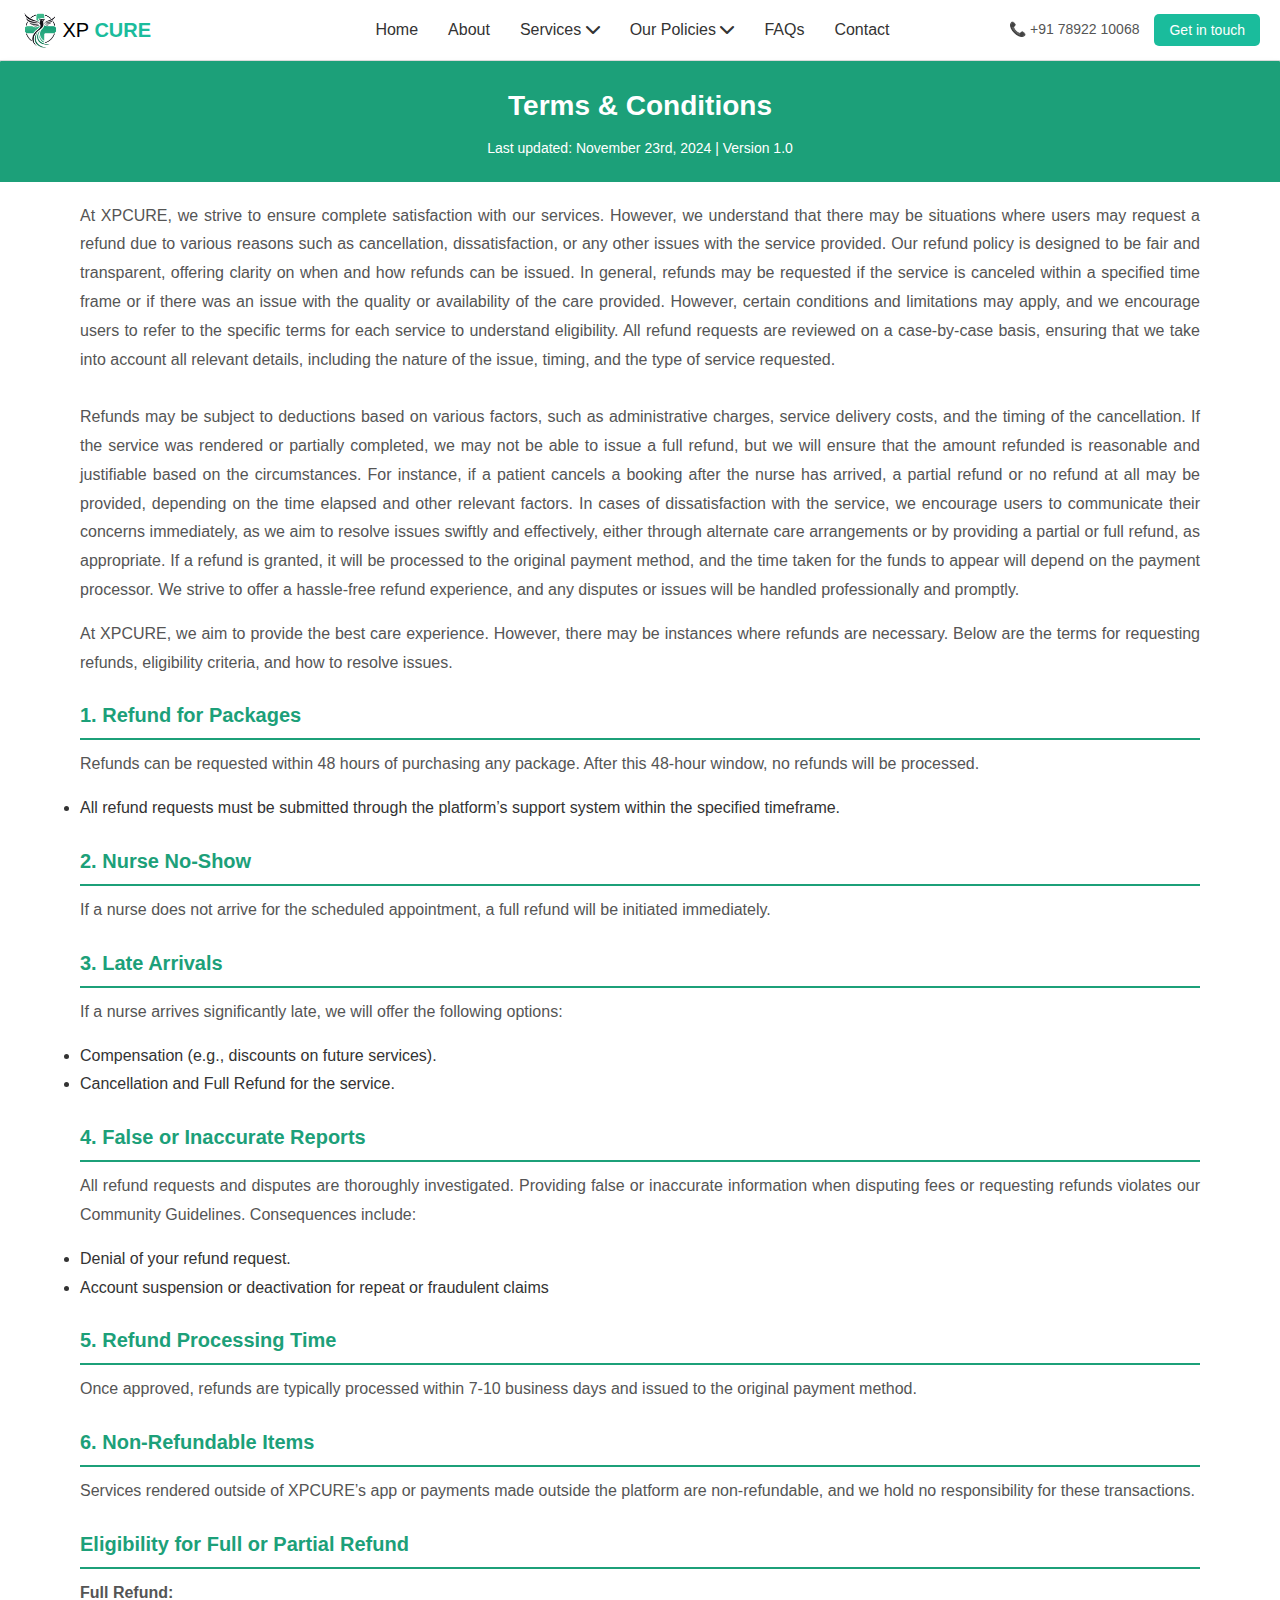
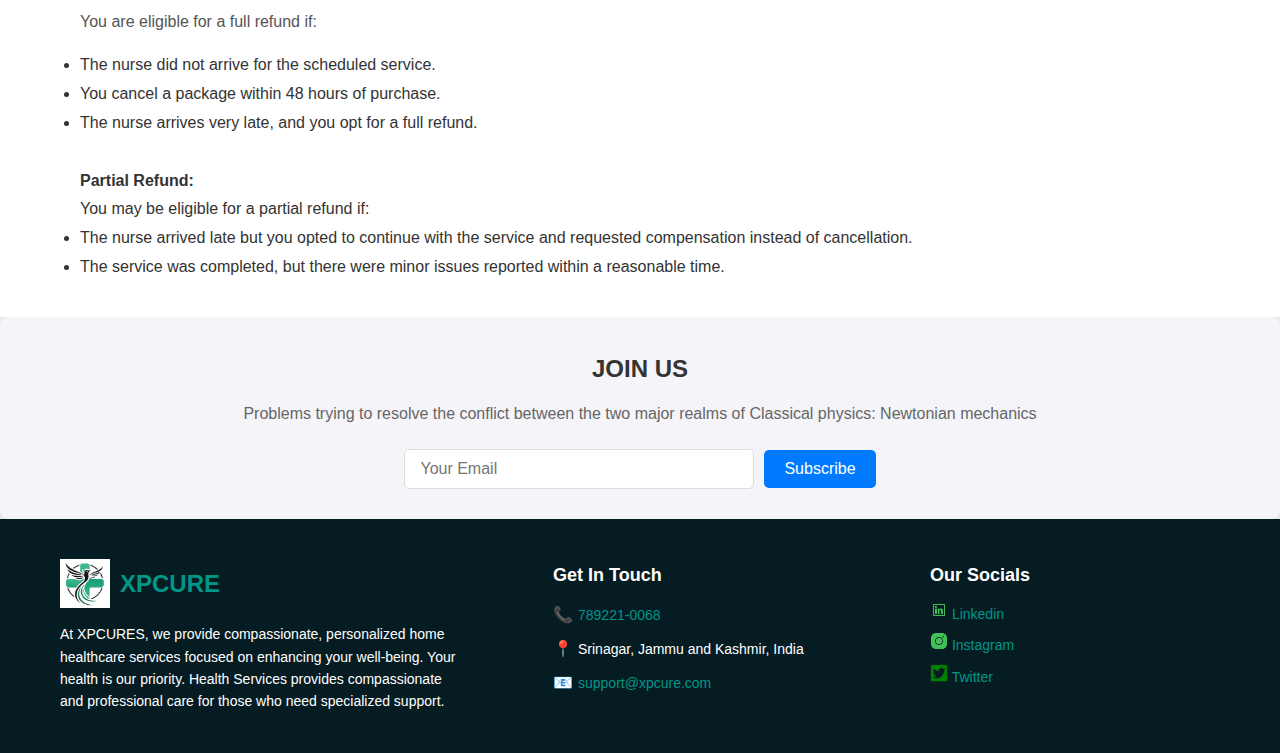
<file: refund.html>
<!DOCTYPE html>
<html lang="en">
<head>
    <meta charset="UTF-8">
    <meta name="viewport" content="width=device-width, initial-scale=1.0">
    <title>XPCure</title>
    <link rel="icon" href="images/xp-bg.png" type="image/icon type">
    <link rel="stylesheet" href="css/refund.css">
    <link rel="stylesheet" href="https://cdnjs.cloudflare.com/ajax/libs/font-awesome/6.0.0-beta3/css/all.min.css">

</head>
<body>
  <header class="header">
    <!-- Logo Section -->
    <div class="logo">
        <img src="images/Group 1000001503 1.png" alt="XP Cure Logo">
        <span>XP <strong>CURE</strong></span>
    </div>

    <!-- Hamburger Menu for Mobile -->
    <div class="hamburger" onclick="toggleNav()">
        <div></div>
        <div></div>
        <div></div>
    </div>

    <!-- Navigation Menu -->
    <nav class="nav">
      <ul>
          <li><a href="index.html">Home</a></li>
          <li><a href="about.html">About</a></li>
          <li class="dropdown">
              <a href="#">Services <i class="fas fa-chevron-down"></i></a>
              <!-- Dropdown Menu -->
              <ul class="dropdown-menu">
                  <li><a href="elderly.html">Elderly Care Service</a></li>
                  <li><a href="pediatrics.html">Pediatrics</a></li>
                  <li><a href="surgery.html">Post Surgery</a></li>
              </ul>
          </li>
          <li class="dropdown">
              <a href="#">Our Policies <i class="fas fa-chevron-down"></i></a>
              <!-- Dropdown Menu -->
              <ul class="dropdown-menu">
                  <li><a href="privacy.html">Privacy Policy</a></li>
                  <li><a href="terms.html">Terms & Conditions</a></li>
                  <li><a href="verification.html">Verification Policy</a></li>
                  <li><a href="refund.html">Refund Policy</a></li>  
              </ul>
          </li>
          <li><a href="faqs.html">FAQs</a></li>
          <li><a href="contact.html">Contact</a></li>
      </ul>
  </nav>
  

    <!-- Contact Section -->
    <div class="contact">
        <span class="phone">📞 +91 78922 10068</span>
        <button class="contact-button">Get in touch</button>
    </div>
</header>
    <section class="terms-container">
        <!-- Green Header -->
        <div class="terms-header">
            <h1>Terms & Conditions</h1>
            <p>Last updated: November 23rd, 2024 | Version 1.0</p>
        </div>

        <!-- Content Section -->
        <div class="terms-content">
            <p>At XPCURE, we strive to ensure complete satisfaction with our services. However, we understand that there may be situations where users may request a refund due
              to various reasons such as cancellation, dissatisfaction, or any other issues with the service provided. Our refund policy is designed to be fair and transparent, offering
              clarity on when and how refunds can be issued. In general, refunds may be requested if the service is canceled within a specified time frame or if there was an issue 
              with the quality or availability of the care provided. However, certain conditions and limitations may apply, and we encourage users to refer to the specific terms for 
              each service to understand eligibility. All refund requests are reviewed on a case-by-case basis, ensuring that we take into account all relevant details, including the 
              nature of the issue, timing, and the type of service requested.
              
              <br><br>Refunds may be subject to deductions based on various factors, such as administrative charges, service delivery costs, and the timing of the cancellation. If the service 
              was rendered or partially completed, we may not be able to issue a full refund, but we will ensure that the amount refunded is reasonable and justifiable based on the
              circumstances. For instance, if a patient cancels a booking after the nurse has arrived, a partial refund or no refund at all may be provided, depending on the time 
              elapsed and other relevant factors. In cases of dissatisfaction with the service, we encourage users to communicate their concerns immediately, as we aim to resolve 
              issues swiftly and effectively, either through alternate care arrangements or by providing a partial or full refund, as appropriate. If a refund is granted, it will be 
              processed to the original payment method, and the time taken for the funds to appear will depend on the payment processor. We strive to offer a hassle-free refund 
              experience, and any disputes or issues will be handled professionally and promptly.</p>

                    <p>At XPCURE, we aim to provide the best care experience. However, there may be instances where refunds are necessary. Below are the terms for requesting refunds, 
                      eligibility criteria, and how to resolve issues.</p>

            <h2>1. Refund for Packages</h2>
            <p>Refunds can be requested within 48 hours of purchasing any package. After this 48-hour window, no refunds will be processed.
              <li>All refund requests must be submitted through the platform’s support system within the specified timeframe.</li></p>

            <h2>2. Nurse No-Show</h2>
            <p>If a nurse does not arrive for the scheduled appointment, a full refund will be initiated immediately.</p>

            <h2>3. Late Arrivals</h2>
            <p>If a nurse arrives significantly late, we will offer the following options:
              <li>Compensation (e.g., discounts on future services).</li>
              <li>Cancellation and Full Refund for the service.</li></p>

            <h2>4. False or Inaccurate Reports</h2>
            <p>All refund requests and disputes are thoroughly investigated. Providing false or inaccurate information when disputing fees or requesting refunds violates our Community 
              Guidelines. Consequences include:
              <li>Denial of your refund request.</li>
              <li>Account suspension or deactivation for repeat or fraudulent claims</li></p>

            <h2>5. Refund Processing Time</h2>
            <p>Once approved, refunds are typically processed within 7-10 business days and issued to the original payment method.</p>

            <h2>6. Non-Refundable Items</h2>
            <p>Services rendered outside of XPCURE’s app or payments made outside the platform are non-refundable, and we hold no responsibility for these transactions.</p>
            
            <h2>Eligibility for Full or Partial Refund</h2>
            <p><strong>Full Refund:</strong>
              <br>You are eligible for a full refund if:
              <li>The nurse did not arrive for the scheduled service.</li>
              <li>You cancel a package within 48 hours of purchase.</li>
              <li>The nurse arrives very late, and you opt for a full refund.</li>
              <br><strong>Partial Refund:</strong>
              <br>You may be eligible for a partial refund if:
              <li>The nurse arrived late but you opted to continue with the service and requested compensation instead of cancellation.</li>
              <li>The service was completed, but there were minor issues reported within a reasonable time.</li></p>
            
            </div>
    </section>


<!-- Newsletter Section -->
<div class="newsletter-section">
    <h3>JOIN US</h3>
    <p>Problems trying to resolve the conflict between the two major realms of Classical physics: Newtonian mechanics</p>
    <form>
      <input type="email" placeholder="Your Email" required>
      <button type="submit">Subscribe</button>
    </form>
  </div>
</section>
<footer class="footer">
  <div class="footer-container">
    <!-- Logo and Description Section -->
    <div class="footer-logo-desc">
      <div class="footer-logo">
        <img src="images/Group 1000001503 1.png" alt="XPCURE Logo">
        <h2>XPCURE</h2>
      </div>
      <p>At XPCURES, we provide compassionate, personalized home healthcare services focused on enhancing your well-being. Your health is our priority. Health Services provides compassionate and professional care for those who need specialized support.</p>
    </div>

    <!-- Contact Information Section -->
    <div class="footer-contact">
      <h3>Get In Touch</h3>
      <p><span>📞</span> <a href="callto:7892210068"> 789221-0068</a></p>
      <p><span>📍</span> Srinagar, Jammu and Kashmir, India</p>
      <p><span>📧</span> <a href="mailto:support@xpcure.com">support@xpcure.com</a></p>
    </div>

    <!-- Social Media Section -->
    <div class="footer-socials">
      <h3>Our Socials</h3>
      <p><a href="https://www.linkedin.com/company/nursemateofficial"><img src="images/linkedin.png" alt="Facebook" /> Linkedin</a></p>
      <p><a href="https://www.instagram.com/xpcure?igsh=MXcyNWNua2RydnN3bQ=="><img src="images/instagram.png" alt="Instagram" /> Instagram</a></p>
      <p><a href="#"><img src="images/twitter.png" alt="Twitter" /> Twitter</a></p>
    </div>
    
</footer>
<script src="main.js"></script>
</body>
</html>
</file>
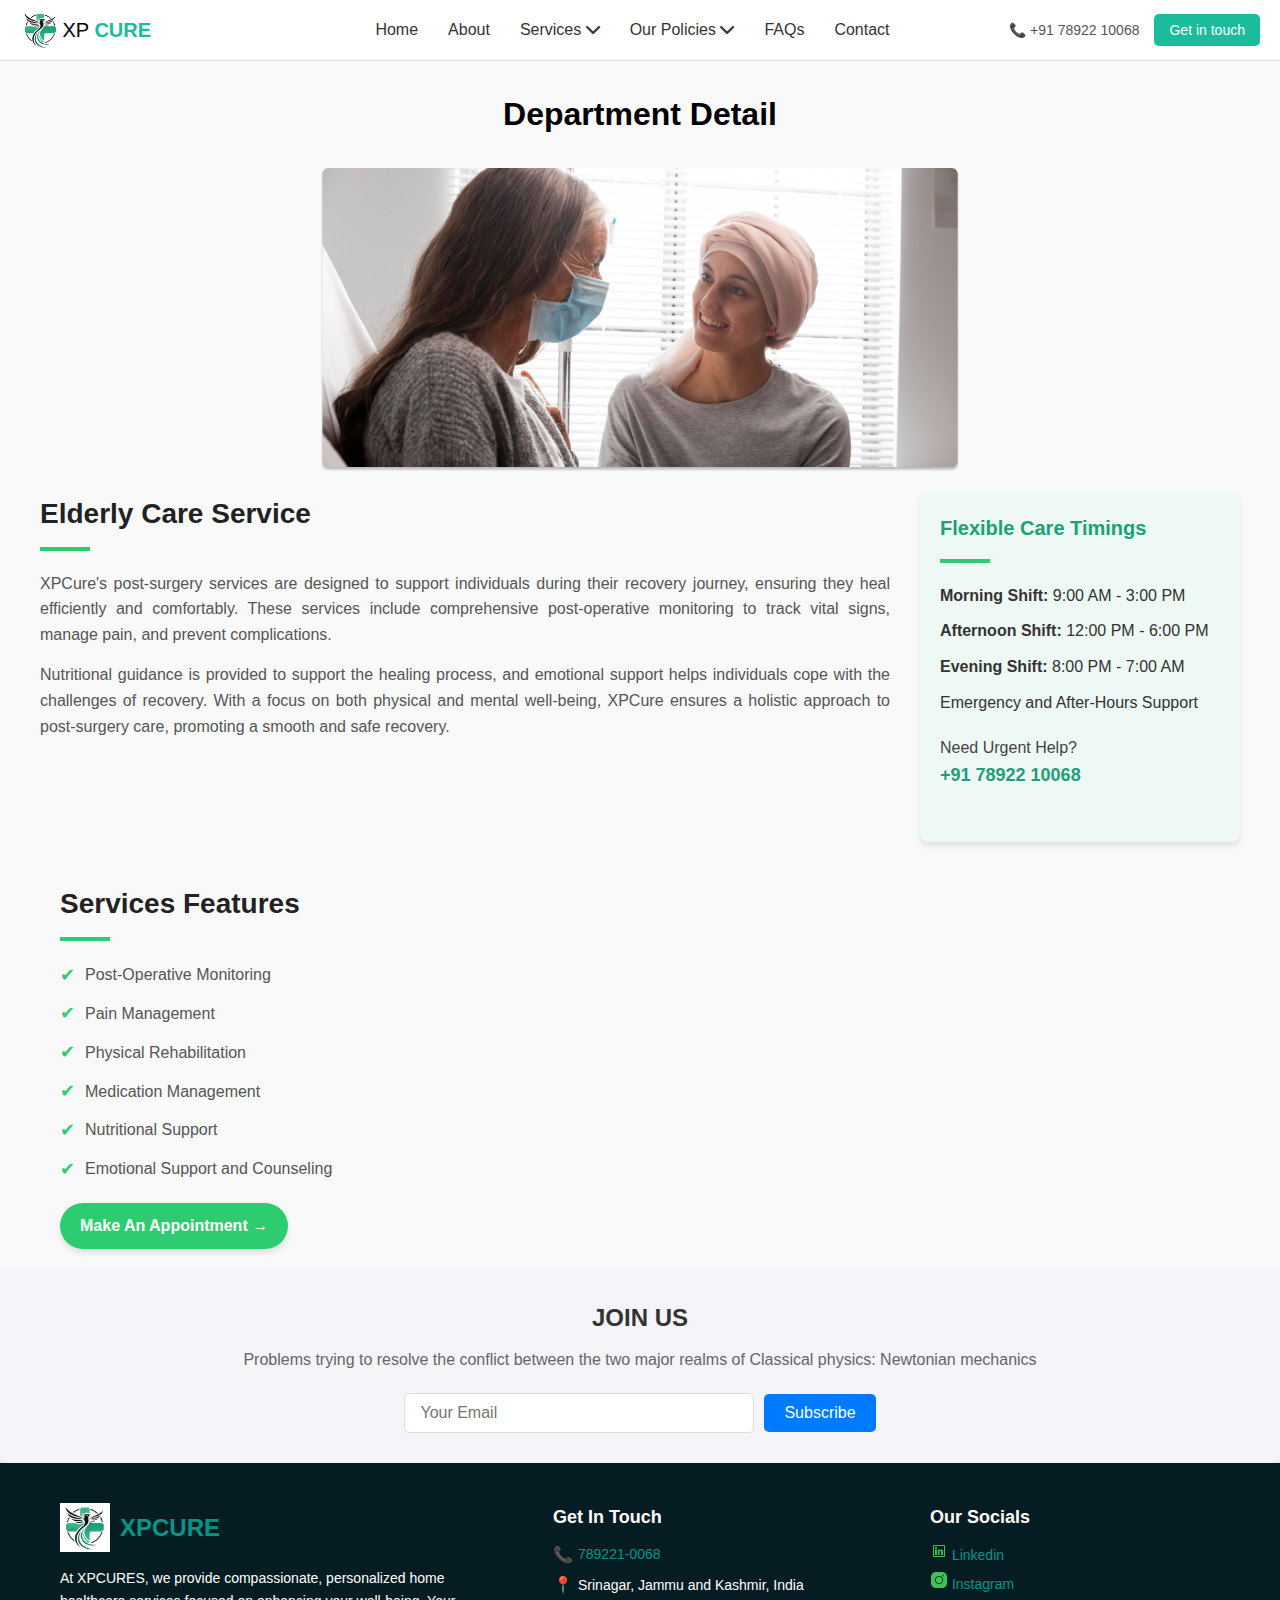
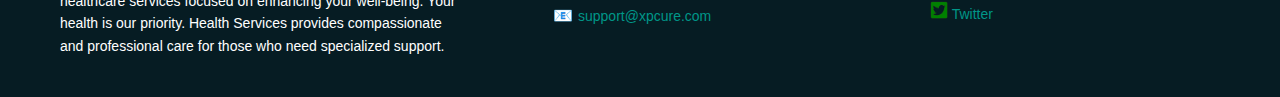
<file: surgery.html>
<!DOCTYPE html>
<html lang="en">
<head>
    <meta charset="UTF-8">
    <meta name="viewport" content="width=device-width, initial-scale=1.0">
    <title>XPCure</title>
    <link rel="icon" href="images/xp-bg.png" type="image/icon type">
    <link rel="stylesheet" href="css/surgery.css">
    <link rel="stylesheet" href="https://cdnjs.cloudflare.com/ajax/libs/font-awesome/6.0.0-beta3/css/all.min.css">

</head>
<body>
  <header class="header">
    <!-- Logo Section -->
    <div class="logo">
        <img src="images/Group 1000001503 1.png" alt="XP Cure Logo">
        <span>XP <strong>CURE</strong></span>
    </div>

    <!-- Hamburger Menu for Mobile -->
    <div class="hamburger" onclick="toggleNav()">
        <div></div>
        <div></div>
        <div></div>
    </div>

    <!-- Navigation Menu -->
    <nav class="nav">
      <ul>
          <li><a href="index.html">Home</a></li>
          <li><a href="about.html">About</a></li>
          <li class="dropdown">
              <a href="#">Services <i class="fas fa-chevron-down"></i></a>
              <!-- Dropdown Menu -->
              <ul class="dropdown-menu">
                  <li><a href="elderly.html">Elderly Care Service</a></li>
                  <li><a href="pediatrics.html">Pediatrics</a></li>
                  <li><a href="surgery.html">Post Surgery</a></li>
              </ul>
          </li>
          <li class="dropdown">
              <a href="#">Our Policies <i class="fas fa-chevron-down"></i></a>
              <!-- Dropdown Menu -->
              <ul class="dropdown-menu">
                  <li><a href="privacy.html">Privacy Policy</a></li>
                  <li><a href="terms.html">Terms & Conditions</a></li>
                  <li><a href="verification.html">Verification Policy</a></li>
                  <li><a href="refund.html">Refund Policy</a></li>  
              </ul>
          </li>
          <li><a href="faqs.html">FAQs</a></li>
          <li><a href="contact.html">Contact</a></li>
      </ul>
  </nav>
  

    <!-- Contact Section -->
    <div class="contact">
        <span class="phone">📞 +91 78922 10068</span>
        <button class="contact-button">Get in touch</button>
    </div>
</header>
<h1 class="heading">Department Detail</h1>

<img src="images/2148981280.png" alt="Department img" class="department-img">

<section class="care-service">
    <!-- Text Content Section -->
    <div class="content">
        <h2>Elderly Care Service</h2>
        <div class="underline"></div>
        <p>
            XPCure's post-surgery services are designed to support individuals during 
their recovery journey, ensuring they heal efficiently and comfortably. 
These services include comprehensive post-operative monitoring to track 
vital signs, manage pain, and prevent complications.
        </p>
        <p>
            Nutritional guidance is provided to support the healing process, and emotional support 
helps individuals cope with the challenges of recovery. With a focus on both physical 
and mental well-being, XPCure ensures a holistic approach to post-surgery care, 
promoting a smooth and safe recovery.
        </p>
    </div>

    <!-- Highlighted Section -->
    <div class="highlight-box">
        <h3>Flexible Care Timings</h3>
        <div class="underline"></div>
        <ul>
            <li><strong>Morning Shift:</strong> 9:00 AM - 3:00 PM</li>
            <li><strong>Afternoon Shift:</strong> 12:00 PM - 6:00 PM</li>
            <li><strong>Evening Shift:</strong> 8:00 PM - 7:00 AM</li>
            <li>Emergency and After-Hours Support</li>
        </ul>
        <p class="urgent">
            Need Urgent Help? <br>
            <strong>+91 78922 10068</strong>
        </p>
    </div>
</section>

<section class="services-section">
    <!-- Title -->
    <h2>Services Features</h2>
    <div class="underline"></div>
    
    <!-- Feature List -->
    <ul class="features-list">
        <li><span class="checkmark">✔</span>Post-Operative Monitoring</li>
        <li><span class="checkmark">✔</span>Pain Management</li>
        <li><span class="checkmark">✔</span>Physical Rehabilitation</li>
        <li><span class="checkmark">✔</span>Medication Management</li>
        <li><span class="checkmark">✔</span>Nutritional Support</li>
        <li><span class="checkmark">✔</span>Emotional Support and Counseling</li>
    </ul>
    
    <!-- Call-to-Action Button -->
    <a href="#" class="cta-button">Make An Appointment →</a>
</section>

<!-- Newsletter Section -->
<div class="newsletter-section">
    <h3>JOIN US</h3>
    <p>Problems trying to resolve the conflict between the two major realms of Classical physics: Newtonian mechanics</p>
    <form>
      <input type="email" placeholder="Your Email" required>
      <button type="submit">Subscribe</button>
    </form>
  </div>
</section>

<footer class="footer">
  <div class="footer-container">
    <!-- Logo and Description Section -->
    <div class="footer-logo-desc">
      <div class="footer-logo">
        <img src="images/Group 1000001503 1.png" alt="XPCURE Logo">
        <h2>XPCURE</h2>
      </div>
      <p>At XPCURES, we provide compassionate, personalized home healthcare services focused on enhancing your well-being. Your health is our priority. Health Services provides compassionate and professional care for those who need specialized support.</p>
    </div>

    <!-- Contact Information Section -->
    <div class="footer-contact">
      <h3>Get In Touch</h3>
      <p><span>📞</span> <a href="callto:7892210068"> 789221-0068</a></p>
      <p><span>📍</span> Srinagar, Jammu and Kashmir, India</p>
      <p><span>📧</span> <a href="mailto:support@xpcure.com">support@xpcure.com</a></p>
    </div>

    <!-- Social Media Section -->
    <div class="footer-socials">
      <h3>Our Socials</h3>
      <p><a href="https://www.linkedin.com/company/nursemateofficial"><img src="images/linkedin.png" alt="Facebook" /> Linkedin</a></p>
      <p><a href="https://www.instagram.com/xpcure?igsh=MXcyNWNua2RydnN3bQ=="><img src="images/instagram.png" alt="Instagram" /> Instagram</a></p>
      <p><a href="#"><img src="images/twitter.png" alt="Twitter" /> Twitter</a></p>
    </div>
    
</footer>
<script src="main.js"></script>
</body>
</html>
</file>
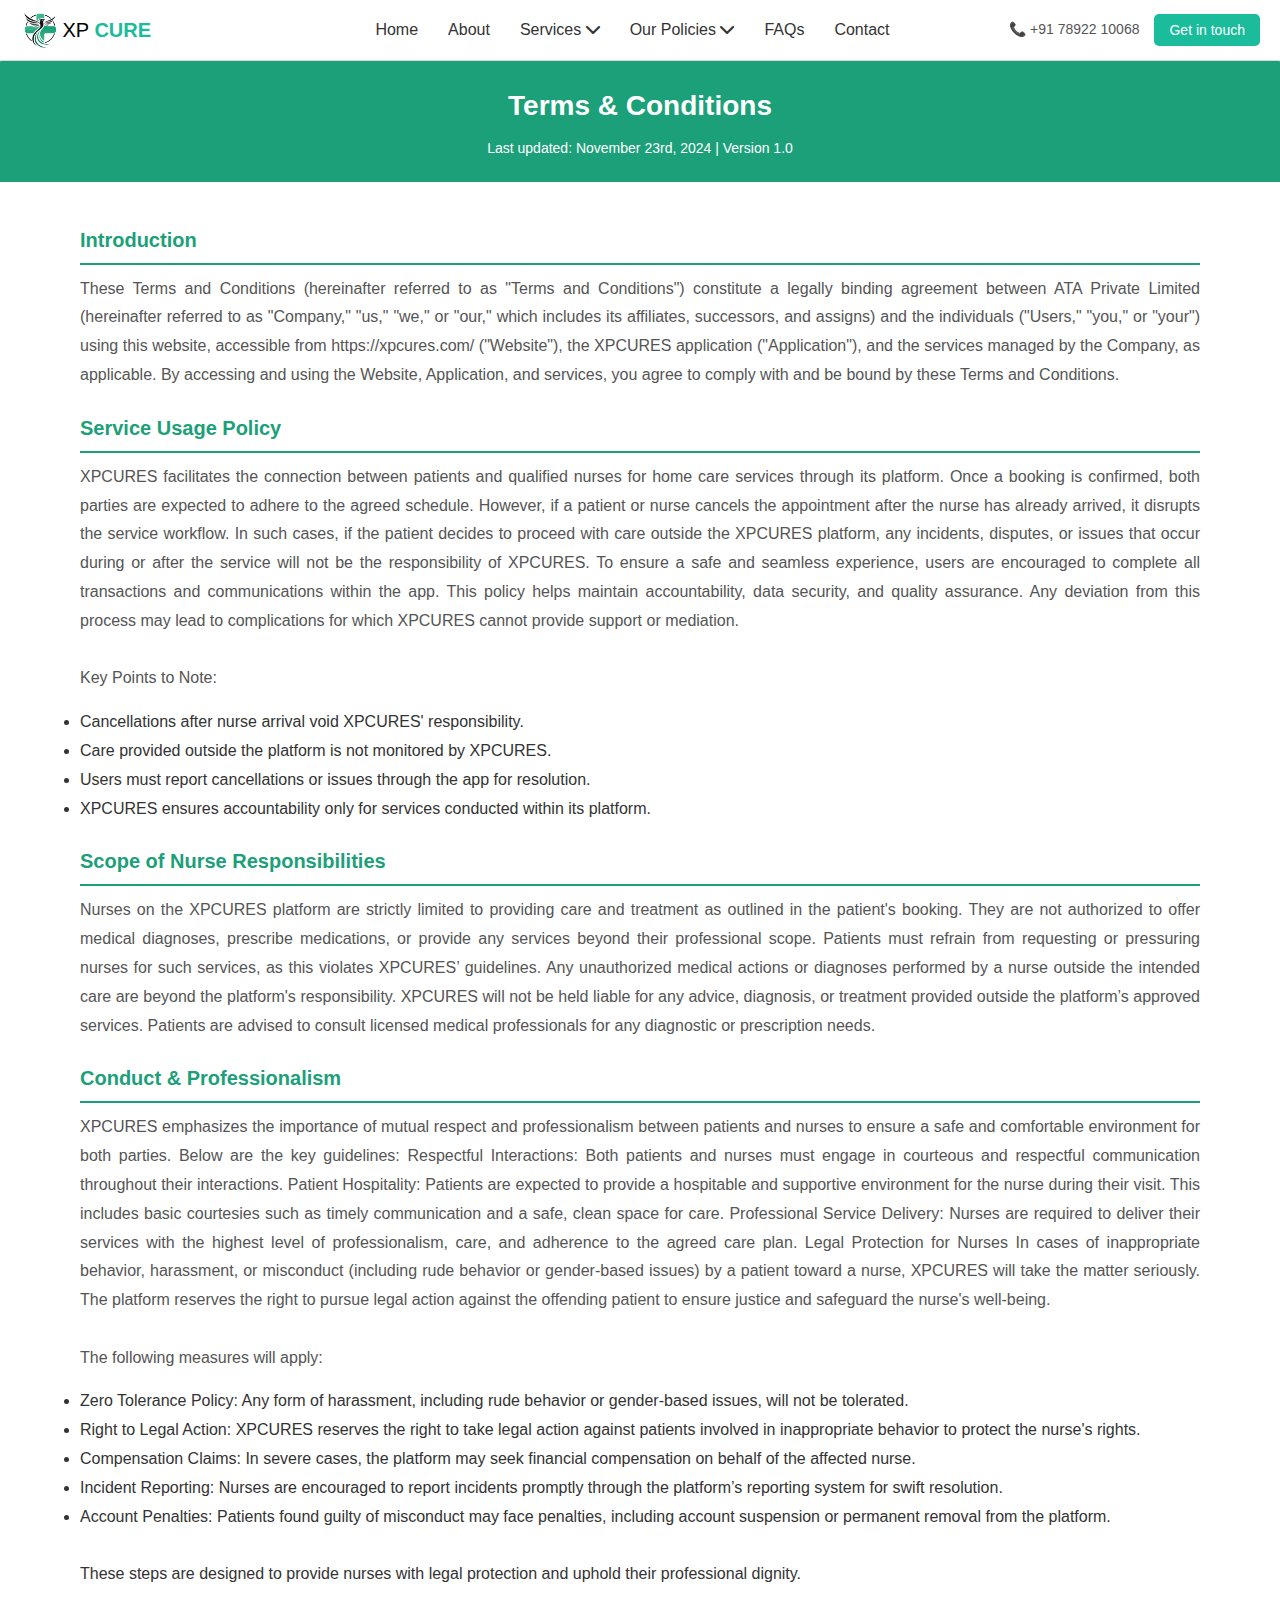
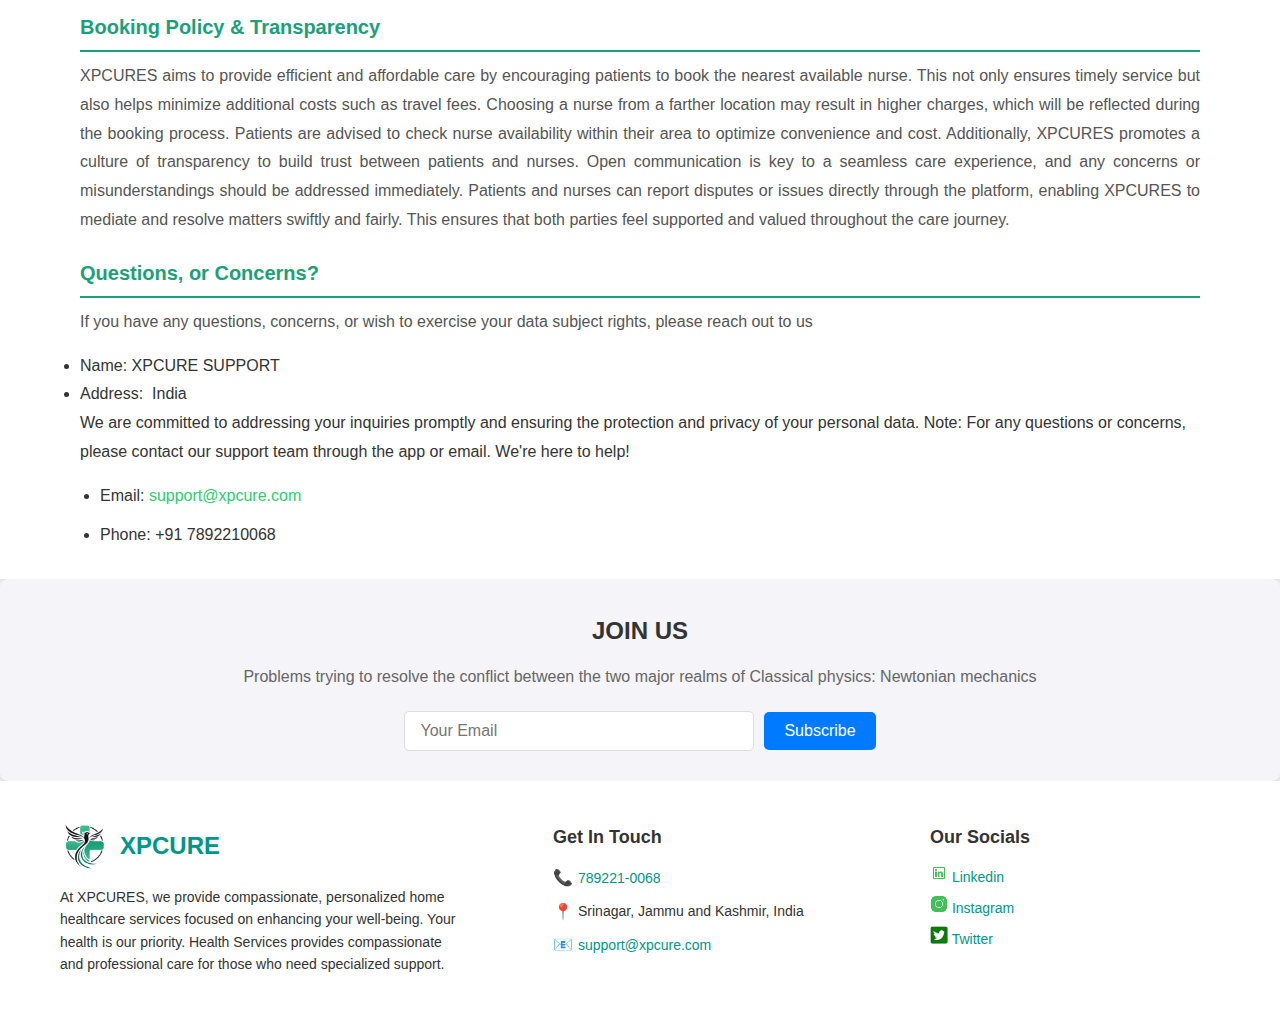
<file: terms.html>
<!DOCTYPE html>
<html lang="en">
<head>
    <meta charset="UTF-8">
    <meta name="viewport" content="width=device-width, initial-scale=1.0">
    <title>XPCure</title>
    <link rel="icon" href="images/xp-bg.png" type="image/icon type">
    <link rel="stylesheet" href="css/terms.css">
    <link rel="stylesheet" href="https://cdnjs.cloudflare.com/ajax/libs/font-awesome/5.15.4/css/all.min.css">
    <link href="https://cdn.prod.website-files.com/626fcecbc824dd1c670451ba/css/novabenefits.webflow.452093e41.css" rel="stylesheet" type="text/css"/>
    <link rel="stylesheet" href="https://cdnjs.cloudflare.com/ajax/libs/font-awesome/6.0.0-beta3/css/all.min.css">

</head>
<body>
  <header class="header">
    <!-- Logo Section -->
    <div class="logo">
        <img src="images/Group 1000001503 1.png" alt="XP Cure Logo">
        <span>XP <strong>CURE</strong></span>
    </div>

    <!-- Hamburger Menu for Mobile -->
    <div class="hamburger" onclick="toggleNav()">
        <div></div>
        <div></div>
        <div></div>
    </div>

    <!-- Navigation Menu -->
    <nav class="nav">
      <ul>
          <li><a href="index.html">Home</a></li>
          <li><a href="about.html">About</a></li>
          <li class="dropdown">
              <a href="#">Services <i class="fas fa-chevron-down"></i></a>
              <!-- Dropdown Menu -->
              <ul class="dropdown-menu">
                  <li><a href="elderly.html">Elderly Care Service</a></li>
                  <li><a href="pediatrics.html">Pediatrics</a></li>
                  <li><a href="surgery.html">Post Surgery</a></li>
              </ul>
          </li>
          <li class="dropdown">
              <a href="#">Our Policies <i class="fas fa-chevron-down"></i></a>
              <!-- Dropdown Menu -->
              <ul class="dropdown-menu">
                  <li><a href="privacy.html">Privacy Policy</a></li>
                  <li><a href="terms.html">Terms & Conditions</a></li>
                  <li><a href="verification.html">Verification Policy</a></li>
                  <li><a href="refund.html">Refund Policy</a></li>  
              </ul>
          </li>
          <li><a href="faqs.html">FAQs</a></li>
          <li><a href="contact.html">Contact</a></li>
      </ul>
  </nav>
  

    <!-- Contact Section -->
    <div class="contact">
        <span class="phone">📞 +91 78922 10068</span>
        <button class="contact-button">Get in touch</button>
    </div>
</header>
    <section class="terms-container">
        <!-- Green Header -->
        <div class="terms-header">
            <h1>Terms & Conditions</h1>
            <p>Last updated: November 23rd, 2024 | Version 1.0</p>
        </div>

        <!-- Content Section -->
        <div class="terms-content">
            <h2>Introduction</h2>
            <p>
                These Terms and Conditions (hereinafter referred to as "Terms and Conditions") constitute a legally binding agreement between ATA Private Limited
(hereinafter referred to as "Company," "us," "we," or "our," which includes its affiliates, successors, and assigns) and the individuals 
("Users," "you," or "your") using this website, accessible from https://xpcures.com/ ("Website"), the XPCURES application ("Application"), and the 
services managed by the Company, as applicable. By accessing and using the Website, Application, and services, you agree to comply with and be 
bound by these Terms and Conditions.
            </p>

            <h2>Service Usage Policy</h2>
            <p>
                XPCURES facilitates the connection between patients and qualified nurses for home care services through its platform. Once a booking is confirmed, both 
parties are expected to adhere to the agreed schedule. However, if a patient or nurse cancels the appointment after the nurse has already arrived, it 
disrupts the service workflow. In such cases, if the patient decides to proceed with care outside the XPCURES platform, any incidents, disputes, or issues 
that occur during or after the service will not be the responsibility of XPCURES.

To ensure a safe and seamless experience, users are encouraged to complete all transactions and communications within the app. This policy helps 
maintain accountability, data security, and quality assurance. Any deviation from this process may lead to complications for which XPCURES cannot 
provide support or mediation.

<br><br>Key Points to Note:
<li>Cancellations after nurse arrival void XPCURES' responsibility.</li>
<li>Care provided outside the platform is not monitored by XPCURES.</li>
<li>Users must report cancellations or issues through the app for resolution.</li>
<li>XPCURES ensures accountability only for services conducted within its platform.</li>
            </p>

            <h2>Scope of Nurse Responsibilities</h2>
            <p>
                Nurses on the XPCURES platform are strictly limited to providing care and treatment as outlined in the patient's booking. They are not authorized to offer medical
diagnoses, prescribe medications, or provide any services beyond their professional scope. Patients must refrain from requesting or pressuring nurses for such 
services, as this violates XPCURES’ guidelines.

Any unauthorized medical actions or diagnoses performed by a nurse outside the intended care are beyond the platform's responsibility. XPCURES will not be held 
liable for any advice, diagnosis, or treatment provided outside the platform’s approved services. Patients are advised to consult licensed medical professionals for 
any diagnostic or prescription needs.
            </p>

            <h2>Conduct & Professionalism</h2>
            <p>
                XPCURES emphasizes the importance of mutual respect and professionalism between patients and nurses to ensure a safe and comfortable environment for both
parties. Below are the key guidelines:
Respectful Interactions: Both patients and nurses must engage in courteous and respectful communication throughout their interactions.
Patient Hospitality: Patients are expected to provide a hospitable and supportive environment for the nurse during their visit. This includes basic courtesies such
     as timely communication and a safe, clean space for care.
Professional Service Delivery: Nurses are required to deliver their services with the highest level of professionalism, care, and adherence to the agreed care plan.

Legal Protection for Nurses
In cases of inappropriate behavior, harassment, or misconduct (including rude behavior or gender-based issues) by a patient toward a nurse, XPCURES will take the 
matter seriously. The platform reserves the right to pursue legal action against the offending patient to ensure justice and safeguard the nurse's well-being.
<br><br>The following measures will apply:
<li>Zero Tolerance Policy: Any form of harassment, including rude behavior or gender-based issues, will not be tolerated.</li>
<li>Right to Legal Action: XPCURES reserves the right to take legal action against patients involved in inappropriate behavior to protect the nurse's rights.</li>
<li>Compensation Claims: In severe cases, the platform may seek financial compensation on behalf of the affected nurse.</li>
<li>Incident Reporting: Nurses are encouraged to report incidents promptly through the platform’s reporting system for swift resolution.</li>
<li>Account Penalties: Patients found guilty of misconduct may face penalties, including account suspension or permanent removal from the platform.</li>

<br>These steps are designed to provide nurses with legal protection and uphold their professional dignity.
            </p>

            <h2>Booking Policy & Transparency</h2>
            <p>
                XPCURES aims to provide efficient and affordable care by encouraging patients to book the nearest available nurse. This not only ensures timely service but also 
helps minimize additional costs such as travel fees. Choosing a nurse from a farther location may result in higher charges, which will be reflected during the 
booking process. Patients are advised to check nurse availability within their area to optimize convenience and cost.

Additionally, XPCURES promotes a culture of transparency to build trust between patients and nurses. Open communication is key to a seamless care experience, 
and any concerns or misunderstandings should be addressed immediately. Patients and nurses can report disputes or issues directly through the platform, enabling
 XPCURES to mediate and resolve matters swiftly and fairly. This ensures that both parties feel supported and valued throughout the care journey.
            </p>

            <h2>Questions, or Concerns?</h2>
            <p>
                If you have any questions, concerns, or wish to exercise your data subject rights, please reach out to us

<li>Name: XPCURE SUPPORT</li>
<li>Address:  India</li>

We are committed to addressing your inquiries promptly and ensuring the protection and privacy of your personal data.

Note: For any questions or concerns, please contact our support team through the app or email. We're here to help!
            </p>
            <ul>
                <li>Email: <a href="mailto:support@xpcure.com">support@xpcure.com</a></li>
                <li>Phone: +91 7892210068</li>
            </ul>
        </div>
    </section>


<!-- Newsletter Section -->
<div class="newsletter-section">
    <h3>JOIN US</h3>
    <p>Problems trying to resolve the conflict between the two major realms of Classical physics: Newtonian mechanics</p>
    <form>
      <input type="email" placeholder="Your Email" required>
      <button type="submit">Subscribe</button>
    </form>
  </div>
</section>

<footer class="footer">
  <div class="footer-container">
    <!-- Logo and Description Section -->
    <div class="footer-logo-desc">
      <div class="footer-logo">
        <img src="images/Group 1000001503 1.png" alt="XPCURE Logo">
        <h2>XPCURE</h2>
      </div>
      <p>At XPCURES, we provide compassionate, personalized home healthcare services focused on enhancing your well-being. Your health is our priority. Health Services provides compassionate and professional care for those who need specialized support.</p>
    </div>

    <!-- Contact Information Section -->
    <div class="footer-contact">
      <h3>Get In Touch</h3>
      <p><span>📞</span> <a href="callto:7892210068"> 789221-0068</a></p>
      <p><span>📍</span> Srinagar, Jammu and Kashmir, India</p>
      <p><span>📧</span> <a href="mailto:support@xpcure.com">support@xpcure.com</a></p>
    </div>

    <!-- Social Media Section -->
    <div class="footer-socials">
      <h3>Our Socials</h3>
      <p><a href="https://www.linkedin.com/company/nursemateofficial"><img src="images/linkedin.png" alt="Facebook" /> Linkedin</a></p>
      <p><a href="https://www.instagram.com/xpcure?igsh=MXcyNWNua2RydnN3bQ=="><img src="images/instagram.png" alt="Instagram" /> Instagram</a></p>
      <p><a href="#"><img src="images/twitter.png" alt="Twitter" /> Twitter</a></p>
    </div>
    
</footer>
<script src="main.js"></script>
</body>
</html>
</file>
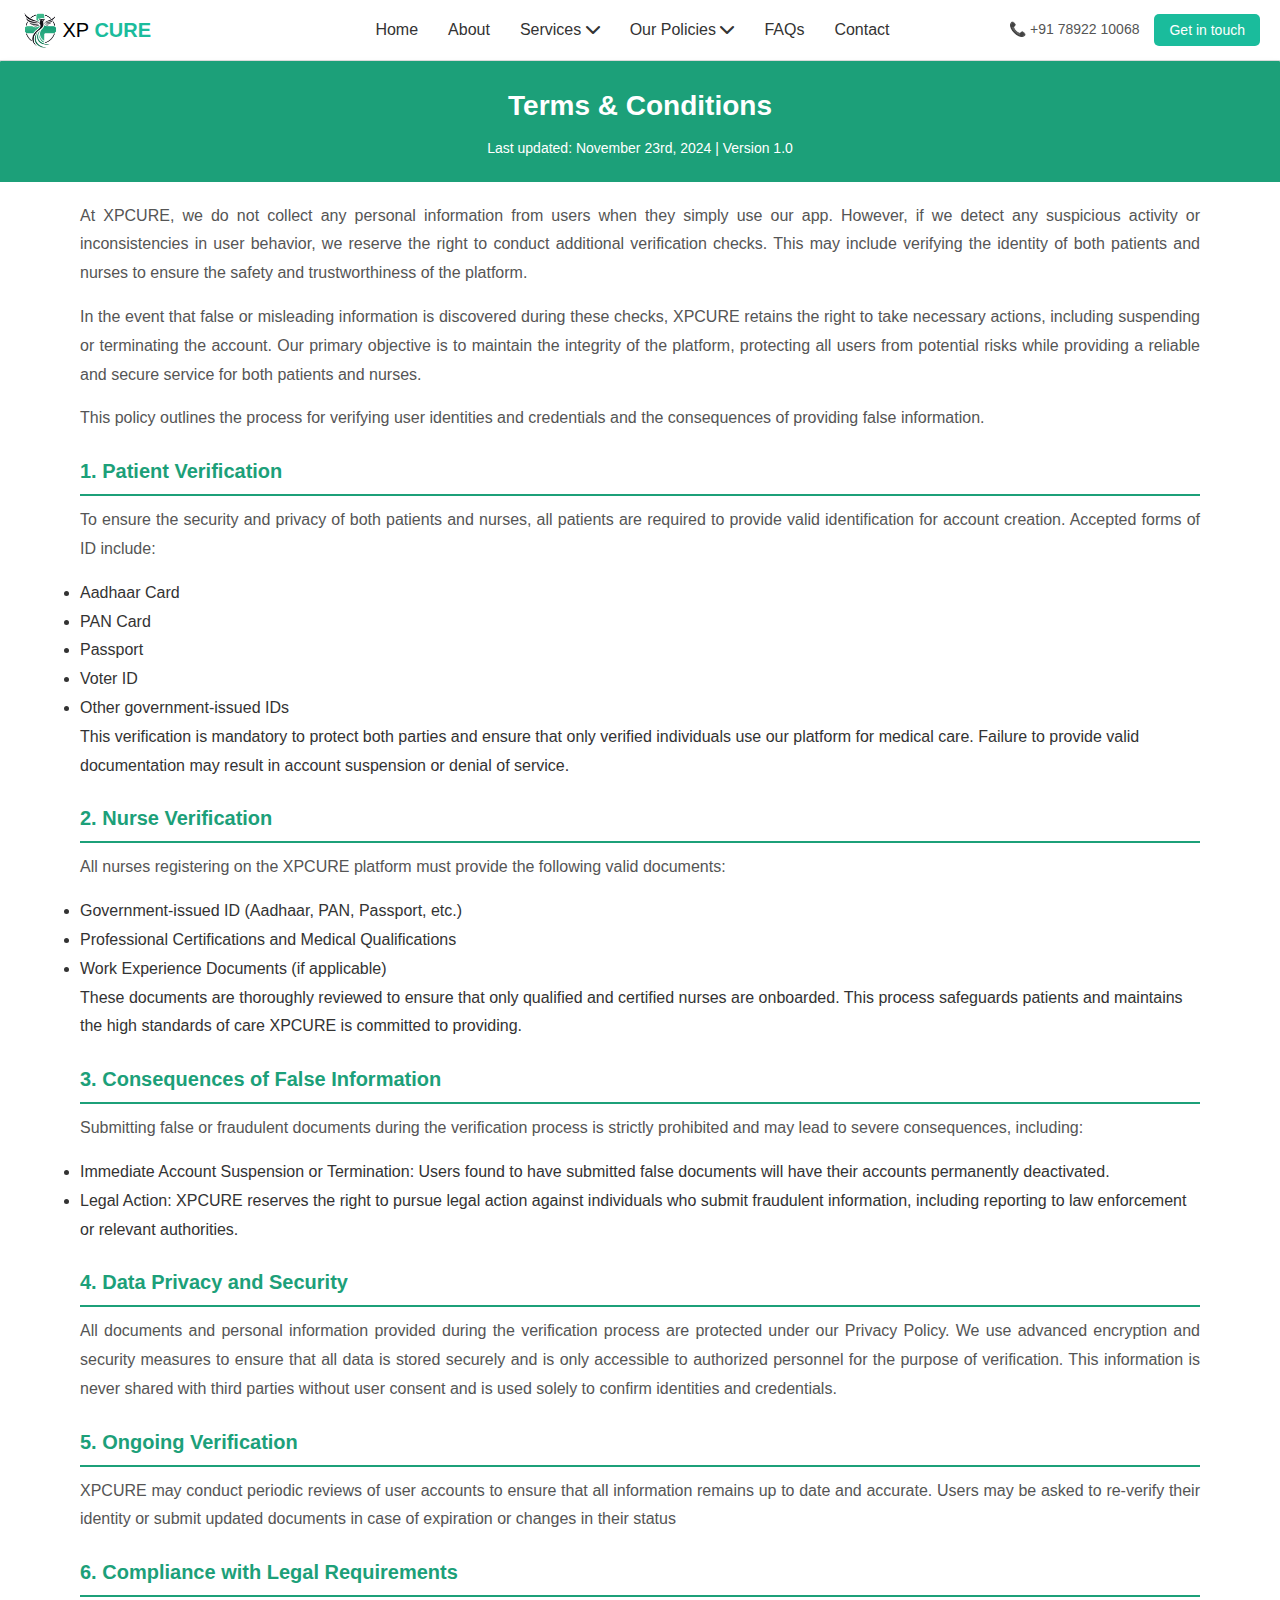
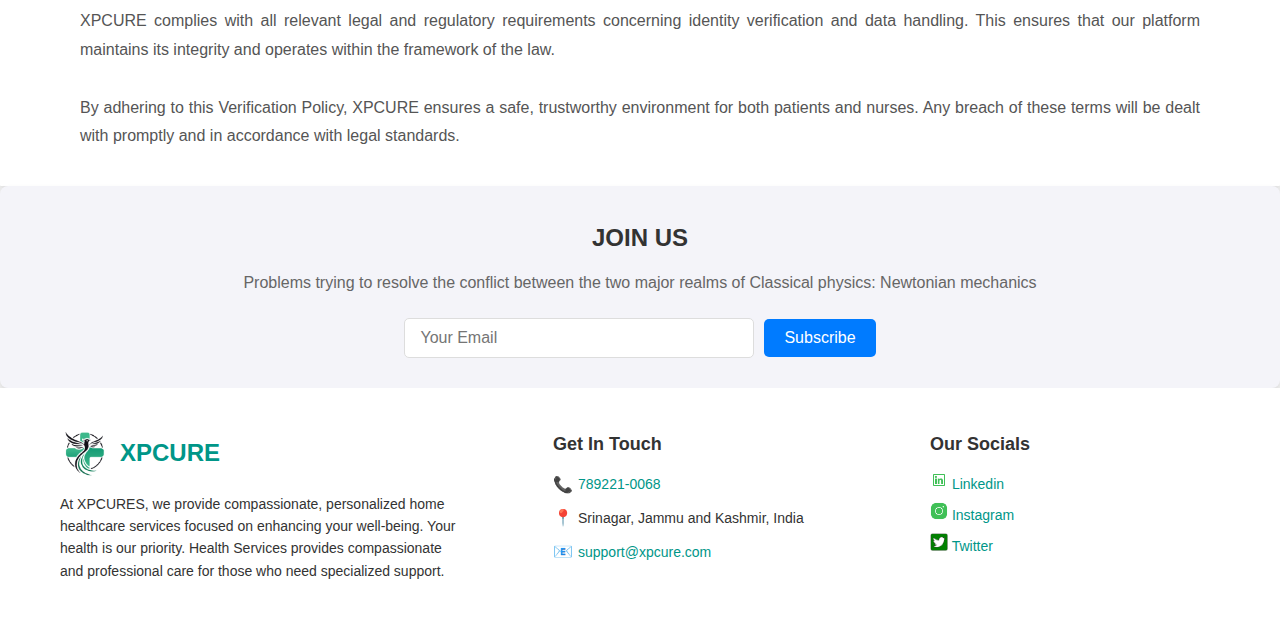
<file: verification.html>
<!DOCTYPE html>
<html lang="en">
<head>
    <meta charset="UTF-8">
    <meta name="viewport" content="width=device-width, initial-scale=1.0">
    <title>XPCure</title>
    <link rel="icon" href="images/xp-bg.png" type="image/icon type">
    <link rel="stylesheet" href="css/verification.css">
    <link rel="stylesheet" href="https://cdnjs.cloudflare.com/ajax/libs/font-awesome/5.15.4/css/all.min.css">
    <link href="https://cdn.prod.website-files.com/626fcecbc824dd1c670451ba/css/novabenefits.webflow.452093e41.css" rel="stylesheet" type="text/css"/>
    <link rel="stylesheet" href="https://cdnjs.cloudflare.com/ajax/libs/font-awesome/6.0.0-beta3/css/all.min.css">

</head>
<body>
  <header class="header">
    <!-- Logo Section -->
    <div class="logo">
        <img src="images/Group 1000001503 1.png" alt="XP Cure Logo">
        <span>XP <strong>CURE</strong></span>
    </div>

    <!-- Hamburger Menu for Mobile -->
    <div class="hamburger" onclick="toggleNav()">
        <div></div>
        <div></div>
        <div></div>
    </div>

    <!-- Navigation Menu -->
    <nav class="nav">
      <ul>
          <li><a href="index.html">Home</a></li>
          <li><a href="about.html">About</a></li>
          <li class="dropdown">
              <a href="#">Services <i class="fas fa-chevron-down"></i></a>
              <!-- Dropdown Menu -->
              <ul class="dropdown-menu">
                  <li><a href="elderly.html">Elderly Care Service</a></li>
                  <li><a href="pediatrics.html">Pediatrics</a></li>
                  <li><a href="surgery.html">Post Surgery</a></li>
              </ul>
          </li>
          <li class="dropdown">
              <a href="#">Our Policies <i class="fas fa-chevron-down"></i></a>
              <!-- Dropdown Menu -->
              <ul class="dropdown-menu">
                  <li><a href="privacy.html">Privacy Policy</a></li>
                  <li><a href="terms.html">Terms & Conditions</a></li>
                  <li><a href="verification.html">Verification Policy</a></li>
                  <li><a href="refund.html">Refund Policy</a></li>  
              </ul>
          </li>
          <li><a href="faqs.html">FAQs</a></li>
          <li><a href="contact.html">Contact</a></li>
      </ul>
  </nav>
  

    <!-- Contact Section -->
    <div class="contact">
        <span class="phone">📞 +91 78922 10068</span>
        <button class="contact-button">Get in touch</button>
    </div>
</header>
    <section class="terms-container">
        <!-- Green Header -->
        <div class="terms-header">
            <h1>Terms & Conditions</h1>
            <p>Last updated: November 23rd, 2024 | Version 1.0</p>
        </div>

        <!-- Content Section -->
        <div class="terms-content">
            <p>At XPCURE, we do not collect any personal information from users when they simply use our app. However, if we detect any suspicious activity or
                inconsistencies in user behavior, we reserve the right to conduct additional verification checks. This may include verifying the identity of both 
                patients and nurses to ensure the safety and trustworthiness of the platform.</p>

                <p>In the event that false or misleading information is discovered during these checks, XPCURE retains the right to take necessary actions, including
                    suspending or terminating the account. Our primary objective is to maintain the integrity of the platform, protecting all users from potential risks 
                    while providing a reliable and secure service for both patients and nurses.</p>

                    <p>This policy outlines the process for verifying user identities and credentials and the consequences of providing false information.</p>

            <h2>1. Patient Verification</h2>
            <p>
                To ensure the security and privacy of both patients and nurses, all patients are required to provide valid identification for account creation. Accepted forms of ID include:
                <li>Aadhaar Card</li>
                <li>PAN Card</li>
                <li>Passport</li>
                <li>Voter ID</li>
                <li>Other government-issued IDs</li>
                
                This verification is mandatory to protect both parties and ensure that only verified individuals use our platform for medical care. Failure to provide valid documentation may
                result in account suspension or denial of service.</p>

            <h2>2. Nurse Verification</h2>
            <p>
                All nurses registering on the XPCURE platform must provide the following valid documents:
                <li>Government-issued ID (Aadhaar, PAN, Passport, etc.)</li>
                <li>Professional Certifications and Medical Qualifications</li>
                <li>Work Experience Documents (if applicable)</li>
                
                These documents are thoroughly reviewed to ensure that only qualified and certified nurses are onboarded. This process safeguards patients and maintains the high standards
                of care XPCURE is committed to providing.</p>

            <h2>3. Consequences of False Information</h2>
            <p>
                Submitting false or fraudulent documents during the verification process is strictly prohibited and may lead to severe consequences, including:
<li>Immediate Account Suspension or Termination: Users found to have submitted false documents will have their accounts permanently deactivated.</li>
<li>Legal Action: XPCURE reserves the right to pursue legal action against individuals who submit fraudulent information, including reporting to law enforcement or relevant
     authorities.</li>
            </p>

            <h2>4. Data Privacy and Security</h2>
            <p>
                All documents and personal information provided during the verification process are protected under our Privacy Policy. We use advanced encryption and security measures to 
ensure that all data is stored securely and is only accessible to authorized personnel for the purpose of verification. This information is never shared with third parties without 
user consent and is used solely to confirm identities and credentials.</p>

            <h2>5. Ongoing Verification</h2>
            <p>XPCURE may conduct periodic reviews of user accounts to ensure that all information remains up to date and accurate. Users may be asked to re-verify their identity or submit
                updated documents in case of expiration or changes in their status</p>

            <h2>
                6. Compliance with Legal Requirements</h2>
            <p>XPCURE complies with all relevant legal and regulatory requirements concerning identity verification and data handling. This ensures that our platform maintains its integrity 
                and operates within the framework of the law.
                
                <br><br>By adhering to this Verification Policy, XPCURE ensures a safe, trustworthy environment for both patients and nurses. Any breach of these terms will be dealt with promptly and
                in accordance with legal standards.</p>
            </div>
    </section>


<!-- Newsletter Section -->
<div class="newsletter-section">
    <h3>JOIN US</h3>
    <p>Problems trying to resolve the conflict between the two major realms of Classical physics: Newtonian mechanics</p>
    <form>
      <input type="email" placeholder="Your Email" required>
      <button type="submit">Subscribe</button>
    </form>
  </div>
</section>

<footer class="footer">
  <div class="footer-container">
    <!-- Logo and Description Section -->
    <div class="footer-logo-desc">
      <div class="footer-logo">
        <img src="images/Group 1000001503 1.png" alt="XPCURE Logo">
        <h2>XPCURE</h2>
      </div>
      <p>At XPCURES, we provide compassionate, personalized home healthcare services focused on enhancing your well-being. Your health is our priority. Health Services provides compassionate and professional care for those who need specialized support.</p>
    </div>

    <!-- Contact Information Section -->
    <div class="footer-contact">
      <h3>Get In Touch</h3>
      <p><span>📞</span> <a href="callto:7892210068"> 789221-0068</a></p>
      <p><span>📍</span> Srinagar, Jammu and Kashmir, India</p>
      <p><span>📧</span> <a href="mailto:support@xpcure.com">support@xpcure.com</a></p>
    </div>

    <!-- Social Media Section -->
    <div class="footer-socials">
      <h3>Our Socials</h3>
      <p><a href="https://www.linkedin.com/company/nursemateofficial"><img src="images/linkedin.png" alt="Facebook" /> Linkedin</a></p>
      <p><a href="https://www.instagram.com/xpcure?igsh=MXcyNWNua2RydnN3bQ=="><img src="images/instagram.png" alt="Instagram" /> Instagram</a></p>
      <p><a href="#"><img src="images/twitter.png" alt="Twitter" /> Twitter</a></p>
    </div>
    
</footer>
<script src="main.js"></script>
</body>
</html>
</file>
<file: css/about.css>
body {
  margin: 0;
  font-family: Arial, sans-serif;
}

.header {
  display: flex;
  justify-content: space-between;
  align-items: center;
  padding: 10px 20px;
  background-color: white;
  border-bottom: 1px solid #ddd;
}

.logo {
  display: flex;
  align-items: center;
}

.logo img {
  height: 40px;
  margin-right: 2px;
}

.logo span {
  font-size: 20px;
  color: #000;
}

.logo strong {
  color: #1abc9c; /* Green shade for "CURE" */
}

/* Basic Styling */
.nav ul {
display: flex;
list-style: none;
margin: 0;
padding: 0;
}

.nav ul li {
margin: 0 15px;
position: relative; /* Important for positioning the dropdown */
}

.nav ul li a {
text-decoration: none;
color: #333;
font-size: 16px;
}

/* Hover effect for the main links */
.nav ul li a:hover {
color: #1abc9c; /* Hover color */
}

/* Basic Styling */
.nav ul {
display: flex;
list-style: none;
margin: 0;
padding: 0;
}

.nav ul li {
margin: 0 15px;
position: relative; /* Important for positioning the dropdown */
}

.nav ul li a {
text-decoration: none;
color: #333;
font-size: 16px;
}

/* Hover effect for the main links */
.nav ul li a:hover {
color: #1abc9c; /* Hover color */
}

/* Dropdown Menu Styling */
.dropdown-menu {
display: none; /* Hidden by default */
position: absolute;
top: 100%; /* Position it below the parent item */
left: 0;
background-color: white; /* Background color of the dropdown */
box-shadow: 0 8px 16px rgba(0, 0, 0, 0.2); /* Subtle shadow */
border-radius: 5px;
padding: 10px 0;
min-width: 160px;
z-index: 100; /* Ensure it's on top */
}

.dropdown-menu li {
padding: 10px 20px;
white-space: nowrap; /* Prevent text wrapping */
}

.dropdown-menu li a {
color: #333;
font-size: 14px;
text-decoration: none;
}

.dropdown-menu li a:hover {
color: #1abc9c; /* Hover color for dropdown items */
}

/* Show the dropdown when hovering over the parent li */
.dropdown:hover .dropdown-menu {
display: block;
}

/* Hide the dropdown when not hovering over the parent li */
.nav ul li:not(:hover) .dropdown-menu {
display: none;
}

.contact {
  display: flex;
  align-items: center;
}

.phone {
  margin-right: 15px;
  font-size: 14px;
  color: #555;
}

.contact-button {
  padding: 8px 15px;
  background-color: #1abc9c;
  color: white;
  border: none;
  border-radius: 5px;
  cursor: pointer;
  font-size: 14px;
}

.contact-button:hover {
  background-color: #16a085; /* Slightly darker shade on hover */
}

/* Responsive Design */
@media screen and (max-width: 768px) {
.nav {
    display: none; /* Hide the navigation by default on small screens */
    flex-direction: column;
    width: 100%;
    background-color: white;
    position: absolute;
    top: 60px;
    left: 0;
    z-index: 1000;
    box-shadow: 0 4px 6px rgba(0, 0, 0, 0.1);
}

.nav.active {
    display: flex; /* Show the navigation when active */
}

.nav ul {
    flex-direction: column;
}

.nav ul li {
    margin: 10px 0;
    text-align: center;
}

.hamburger {
    display: flex;
    flex-direction: column;
    justify-content: space-around;
    width: 25px;
    height: 20px;
    cursor: pointer;
}

.hamburger div {
    width: 100%;
    height: 3px;
    background-color: #333;
}

.contact {
    display: none; /* Hide the contact section in mobile view */
}
}


body {
    font-family: Arial, sans-serif;
    margin: 0;
    padding: 0;
    box-sizing: border-box;
}

.footer-section {
    background-color: #f8f8f8;
    padding: 40px 20px;
    color: #333;
  }
  
  .footer-container {
    max-width: 1200px;
    margin: 0 auto;
    display: flex;
    justify-content: space-between;
    align-items: flex-start;
    gap: 20px;
  }
  
  .footer-brand,
  .footer-contact,
  .footer-socials {
    flex: 1;
    min-width: 250px;
  }
  
  .footer-logo {
    width: 60px;
    margin-bottom: 15px;
  }
  
  .footer-brand p {
    font-size: 0.9rem;
    line-height: 1.6;
    margin-bottom: 10px;
  }
  
  .footer-contact h4,
  .footer-socials h4 {
    font-size: 1.2rem;
    margin-bottom: 15px;
    font-weight: bold;
  }
  
  .footer-contact ul,
  .footer-socials ul {
    list-style: none;
    padding: 0;
  }
  
  .footer-contact ul li,
  .footer-socials ul li {
    font-size: 0.95rem;
    line-height: 1.8;
    display: flex;
    align-items: center;
  }
  
  .footer-contact ul li span,
  .footer-socials ul li span {
    font-size: 1.1rem;
    margin-right: 10px;
    color: #007bff;
  }
  
  .footer-socials ul li {
    display: flex;
    align-items: center;
  }
  
  /* Responsive Design */
  @media (max-width: 768px) {
    .footer-container {
      flex-direction: column;
      align-items: center;
      text-align: center;
    }
  
    .footer-brand, .footer-contact, .footer-socials {
      margin-bottom: 20px;
    }
  
    .footer-contact ul li,
    .footer-socials ul li {
      justify-content: center;
    }
  }

  .icon {
    margin-right: 8px;  /* Adjust this value for the desired space */
    vertical-align: middle;  /* Aligns the icons vertically with the text */
  }

  /* General Styling for the Section */
.decorative-banner {
    display: flex;
    align-items: center;
    justify-content: center;
    text-align: center;
    background-color: #f9f9f7; /* Light beige background */
    padding: 2rem;
    gap: 2rem;
    border-radius: 12px;
    margin: 2rem auto;
    max-width: 1200px;
}

/* Styling for the Decorative Images */
.decorative-image {
    flex: 0 0 auto;
    width: 15%; /* Adjust size as needed */
    display: flex;
    justify-content: center;
    align-items: center;
}

.decorative-image img {
    max-width: 100%;
    height: auto;
    border-radius: 12px;
    box-shadow: 0 4px 8px rgba(0, 0, 0, 0.1); /* Slight shadow for depth */
}

/* Styling for the Banner Content */
.banner-content {
    flex: 1 1 70%;
    padding: 1rem;
}

.banner-content h2 {
    font-size: 1.8rem;
    font-weight: bold;
    color: #333; /* Dark text for good contrast */
    margin-bottom: 1rem;
}

.banner-content p {
    font-size: 1rem;
    color: #666;
    margin-bottom: 1.5rem;
    line-height: 1.6;
}

.cta-button {
    display: inline-block;
    padding: 0.8rem 1.5rem;
    background-color: #f4b500; /* Bright yellow color */
    color: #fff;
    font-size: 1rem;
    font-weight: bold;
    text-decoration: none;
    border-radius: 8px;
    transition: background-color 0.3s ease;
}

.cta-button:hover {
    background-color: #d29d00; /* Slightly darker yellow on hover */
}

.two-column-section {
  display: flex;
  justify-content: space-between;
  gap: 20px;
  padding: 40px;
  background-color: #f9f9f9;
  border-radius: 10px;
  flex-wrap: wrap; /* Allows columns to stack on small screens */
}

.column {
  flex: 1;
  background: white;
  padding: 20px;
  border-radius: 10px;
  box-shadow: 0 4px 6px rgba(0, 0, 0, 0.1);
  margin-bottom: 20px; /* Adds space between stacked columns */
}

.icon-title {
  display: flex;
  align-items: center;
  margin-bottom: 15px;
}

.icon-title .icon {
  width: 40px;
  height: 40px;
  margin-right: 15px;
}

h3 {
  font-size: 1.5rem;
  margin: 0;
  color: #333;
}

p {
  font-size: 1rem;
  line-height: 1.6;
  color: #555;
  margin: 10px 0;
}

/* Mobile responsiveness */
@media (max-width: 768px) {
  .two-column-section {
      padding: 20px; /* Reduce padding on small screens */
  }

  .column {
      flex: 1 1 100%; /* Make columns take full width on smaller screens */
  }

  .icon-title .icon {
      width: 30px; /* Smaller icons on mobile */
      height: 30px;
  }

  h3 {
      font-size: 1.25rem; /* Adjust font size for headings */
  }

  p {
      font-size: 0.9rem; /* Adjust font size for paragraphs */
  }
}

@media (max-width: 480px) {
  .two-column-section {
      padding: 15px; /* Further reduce padding on very small screens */
  }

  h3 {
      font-size: 1.1rem; /* Smaller headings for very small screens */
  }

  p {
      font-size: 0.85rem; /* Adjust font size for paragraphs on very small screens */
  }
}


/* General Section Styling */
.services-section {
  background-color: #004d40; /* Dark green background */
  padding: 50px 20px;
  text-align: center;
  color: #ffffff;
  margin-left: 150px;
  margin-right: 150px;
  border-radius: 50px;
}

/* Title and Description Styling */
.section-title {
  font-size: 2rem;
  margin-bottom: 10px;
  color: black;
  text-align: center;
}

.section-description {
  font-size: 1rem;
  margin-bottom: 30px;
  color: black;
  text-align: center;
}

/* Cards Container */
.services-cards {
  display: flex;
  flex-wrap: wrap;
  justify-content: center;
  gap: 20px;
  margin-top: 20px;
}

/* Individual Card */
.card {
  background-color: #ffffff; /* White card background */
  border-radius: 15px;
  padding: 20px;
  width: 300px; /* Fixed width for desktop */
  box-shadow: 0 4px 10px rgba(0, 0, 0, 0.1); /* Light shadow for depth */
  position: relative;
}

.card-content {
  margin-bottom: 15px;
}

.card-icon {
  width: 100px; /* Adjust icon size for better mobile view */
  margin-bottom: 10px;
}

.card-title {
  color: #004d40; /* Dark green */
  font-size: 1.2rem;
  margin-bottom: 10px;
}

.card-description {
  color: #606060; /* Light gray */
  font-size: 0.95rem;
  margin-bottom: 10px;
}

.card-highlight {
  font-size: 0.9rem;
  font-weight: bold;
  color: #004d40; /* Matching the green theme */
}

/* Button Styling */
.learn-more-btn {
  background-color: #004d40; /* Dark green button */
  color: #ffffff;
  border: none;
  padding: 10px 15px;
  border-radius: 5px;
  font-size: 0.9rem;
  cursor: pointer;
  width: 100%;
  border-radius: 50px;
}

.learn-more-btn:hover {
  background-color: #00695c; /* Slightly lighter green for hover */
}

/* Responsive Design */
@media (max-width: 768px) {
  .services-section {
      padding: 40px 10px; /* Reduce padding */
      margin: 15px;
  }

  .section-title {
      font-size: 1.6rem; /* Adjust title size */
  }

  .section-description {
      font-size: 1rem; /* Adjust description font size */
  }

  .services-cards {
      flex-direction: column; /* Stack cards vertically on smaller screens */
      align-items: center;
      gap: 15px;
  }

  .card {
      width: 80%; /* Cards take up 80% width on smaller screens */
      margin: 20px 0; /* Add spacing between cards */
  }

  .card-icon {
      width: 80px; /* Reduce icon size for mobile */
  }

  .card-title {
      font-size: 1.1rem; /* Adjust title size for mobile */
  }

  .card-description {
      font-size: 0.9rem; /* Adjust description font size */
  }

  .card-highlight {
      font-size: 0.85rem; /* Adjust highlight text size */
  }

  .learn-more-btn {
      font-size: 0.85rem; /* Adjust button text size */
  }
}

@media (max-width: 480px) {
  .services-section {
      padding: 30px 10px; /* Further reduce padding for very small screens */
  }

  .section-title {
      font-size: 1.4rem; /* Smaller title for very small screens */
  }

  .section-description {
      font-size: 0.9rem; /* Smaller description font size */
  }

  .services-cards {
      flex-direction: column; /* Stack cards vertically */
      align-items: center;
      gap: 10px; /* Reduced gap */
  }

  .card {
      width: 90%; /* Cards take up 90% width on very small screens */
      margin: 15px 0; /* Reduced margin */
  }

  .card-icon {
      width: 60px; /* Smaller icon for very small screens */
  }

  .card-title {
      font-size: 1rem; /* Adjust title font size */
  }

  .card-description {
      font-size: 0.85rem; /* Adjust description font size */
  }

  .card-highlight {
      font-size: 0.8rem; /* Adjust highlight text size */
  }

  .learn-more-btn {
      font-size: 0.75rem; /* Smaller button text for very small screens */
  }
}


  /* Care Services Section Styles */
.care-services {
    padding: 50px 20px;
    background-color: #f9f9f9; /* Light background color for the section */
    text-align: center;
  }
  
  .care-services-title {
    font-size: 32px;
    color: #333;
    margin-bottom: 15px;
  }
  
  .care-services-description {
    font-size: 18px;
    color: #666;
    margin-bottom: 30px;
    max-width: 800px;
    margin-left: auto;
    margin-right: auto;
  }
  
  /* Container for the Care Cards */
  .care-cards-container {
    display: grid;
    grid-template-columns: repeat(3, 1fr); /* 3 cards per row */
    gap: 30px;
    max-width: 1200px;
    margin: 0 auto;
    padding: 0 10px;
  }
  
  /* Care Card Styles */
  .care-service-card {
    background-color: #fff;
    border-radius: 8px;
    padding: 20px;
    box-shadow: 0 4px 10px rgba(0, 0, 0, 0.1);
    text-align: center;
    transition: transform 0.3s ease, box-shadow 0.3s ease;
  }
  
  .care-service-card:hover {
    transform: translateY(-10px);
    box-shadow: 0 6px 15px rgba(0, 0, 0, 0.1);
  }
  
  .care-card-icon {
    width: 60px;
    height: 60px;
    margin-bottom: 15px;
  }
  
  .care-card-title {
    font-size: 22px;
    color: #333;
    margin-bottom: 10px;
  }
  
  .care-card-description {
    font-size: 16px;
    color: #555;
    line-height: 1.5;
    margin-top: 0;
  }
  
  /* Responsive Styles */
  @media (max-width: 768px) {
    .care-cards-container {
      grid-template-columns: repeat(2, 1fr); /* 2 cards per row on medium screens */
    }
  }
  
  @media (max-width: 480px) {
    .care-cards-container {
      grid-template-columns: 1fr; /* 1 card per row on small screens */
    }
  }
  

  /* Newsletter Section Styles */
.newsletter-section {
    background-color: #f4f4f9; /* Light background color */
    padding: 30px;
    margin: 0 auto;
    border-radius: 8px;
    box-shadow: 0 4px 6px rgba(0, 0, 0, 0.1);
    text-align: center;
  }
  
  .newsletter-section h3 {
    font-size: 24px;
    color: #333;
    margin-bottom: 10px;
  }
  
  .newsletter-section p {
    font-size: 16px;
    color: #666;
    margin-bottom: 20px;
  }
  
  .newsletter-section form {
    display: flex;
    justify-content: center;
    align-items: center;
  }
  
  .newsletter-section input[type="email"] {
    padding: 10px 15px;
    width: 70%;
    max-width: 350px;
    border: 1px solid #ddd;
    border-radius: 5px;
    font-size: 16px;
    margin-right: 10px;
  }
  
  .newsletter-section input[type="email"]:focus {
    outline: none;
    border-color: #007bff;
  }
  
  .newsletter-section button {
    padding: 10px 20px;
    background-color: #007bff;
    color: white;
    border: none;
    border-radius: 5px;
    font-size: 16px;
    cursor: pointer;
    transition: background-color 0.3s ease;
  }
  
  .newsletter-section button:hover {
    background-color: #0056b3;
  }
  
  .newsletter-section button:focus {
    outline: none;
  }


  /* Footer Styling */
.footer { 
  padding: 40px 60px;
  font-family: 'Arial', sans-serif;
  color: white;
}

.footer-container {
  display: flex;
  justify-content: space-between;
  align-items: flex-start;
  flex-wrap: wrap; /* Ensures mobile responsiveness */
  color: white;
}

.footer-logo-desc {
  max-width: 35%;
  color: white;
}

.footer-logo {
  display: flex;
  align-items: center;
}

.footer-logo img {
  width: 50px;
  margin-right: 10px;
}

.footer-logo h2 {
  font-size: 24px;
  color: #009688;
  margin: 0;
}

.footer-logo-desc p {
  font-size: 14px;
  margin-top: 10px;
  line-height: 1.6;
  color: white;
}

.footer-contact, .footer-socials {
  max-width: 25%;
}

.footer-contact h3, .footer-socials h3 {
  font-size: 18px;
  margin-bottom: 10px;
  color: white;
}

.footer-contact p, .footer-socials p {
  font-size: 14px;
  margin: 5px 0;
  display: flex;
  align-items: center;
  color: white;
}

.footer-contact a, .footer-socials a {
  color: #009688;
  text-decoration: none;
}

.footer-contact span {
  margin-right: 5px;
  font-size: 16px;
}

.footer-contact a:hover, .footer-socials a:hover {
  text-decoration: underline;
}

/* Mobile Responsive Styles */
@media (max-width: 768px) {
  .footer-container {
    flex-direction: column;
    align-items: flex-start;
  }

  .footer-logo-desc,
  .footer-contact,
  .footer-socials {
    max-width: 100%;
    margin-bottom: 20px;
  }

  .footer-logo-desc p {
    font-size: 16px;
  }

  .footer-logo h2 {
    font-size: 22px;
  }

  .footer-contact p,
  .footer-socials p {
    font-size: 16px;
  }
}

.footer-socials img{
  width: 18px;
  height: 18px;
  align-items: center;
}
</file>
<file: css/contact.css>
body {
  margin: 0;
  font-family: Arial, sans-serif;
}

.header {
  display: flex;
  justify-content: space-between;
  align-items: center;
  padding: 10px 20px;
  background-color: white;
  border-bottom: 1px solid #ddd;
}

.logo {
  display: flex;
  align-items: center;
}

.logo img {
  height: 40px;
  margin-right: 2px;
}

.logo span {
  font-size: 20px;
  color: #000;
}

.logo strong {
  color: #1abc9c; /* Green shade for "CURE" */
}

/* Basic Styling */
.nav ul {
display: flex;
list-style: none;
margin: 0;
padding: 0;
}

.nav ul li {
margin: 0 15px;
position: relative; /* Important for positioning the dropdown */
}

.nav ul li a {
text-decoration: none;
color: #333;
font-size: 16px;
}

/* Hover effect for the main links */
.nav ul li a:hover {
color: #1abc9c; /* Hover color */
}

/* Basic Styling */
.nav ul {
display: flex;
list-style: none;
margin: 0;
padding: 0;
}

.nav ul li {
margin: 0 15px;
position: relative; /* Important for positioning the dropdown */
}

.nav ul li a {
text-decoration: none;
color: #333;
font-size: 16px;
}

/* Hover effect for the main links */
.nav ul li a:hover {
color: #1abc9c; /* Hover color */
}

/* Dropdown Menu Styling */
.dropdown-menu {
display: none; /* Hidden by default */
position: absolute;
top: 100%; /* Position it below the parent item */
left: 0;
background-color: white; /* Background color of the dropdown */
box-shadow: 0 8px 16px rgba(0, 0, 0, 0.2); /* Subtle shadow */
border-radius: 5px;
padding: 10px 0;
min-width: 160px;
z-index: 100; /* Ensure it's on top */
}

.dropdown-menu li {
padding: 10px 20px;
white-space: nowrap; /* Prevent text wrapping */
}

.dropdown-menu li a {
color: #333;
font-size: 14px;
text-decoration: none;
}

.dropdown-menu li a:hover {
color: #1abc9c; /* Hover color for dropdown items */
}

/* Show the dropdown when hovering over the parent li */
.dropdown:hover .dropdown-menu {
display: block;
}

/* Hide the dropdown when not hovering over the parent li */
.nav ul li:not(:hover) .dropdown-menu {
display: none;
}

.contact {
  display: flex;
  align-items: center;
}

.phone {
  margin-right: 15px;
  font-size: 14px;
  color: #555;
}

.contact-button {
  padding: 8px 15px;
  background-color: #1abc9c;
  color: white;
  border: none;
  border-radius: 5px;
  cursor: pointer;
  font-size: 14px;
}

.contact-button:hover {
  background-color: #16a085; /* Slightly darker shade on hover */
}

/* Responsive Design */
@media screen and (max-width: 768px) {
.nav {
    display: none; /* Hide the navigation by default on small screens */
    flex-direction: column;
    width: 100%;
    background-color: white;
    position: absolute;
    top: 60px;
    left: 0;
    z-index: 1000;
    box-shadow: 0 4px 6px rgba(0, 0, 0, 0.1);
}

.nav.active {
    display: flex; /* Show the navigation when active */
}

.nav ul {
    flex-direction: column;
}

.nav ul li {
    margin: 10px 0;
    text-align: center;
}

.hamburger {
    display: flex;
    flex-direction: column;
    justify-content: space-around;
    width: 25px;
    height: 20px;
    cursor: pointer;
}

.hamburger div {
    width: 100%;
    height: 3px;
    background-color: #333;
}

.contact {
    display: none; /* Hide the contact section in mobile view */
}
}


body {
    font-family: Arial, sans-serif;
    margin: 0;
    padding: 0;
    box-sizing: border-box;
}


/* General Section Styling */
.contact-us-section {
    background-color: #f8f8f8;
    padding: 3rem 1.5rem;
    border-radius: 12px;
    box-shadow: 0 4px 8px rgba(0, 0, 0, 0.1);
    text-align: center;
    max-width: 900px;
    margin: 2rem auto;
}

.contact-container h2 {
    font-size: 1.8rem;
    color: #333;
    margin-bottom: 0.5rem;
}

.contact-container h3 {
    font-size: 1.5rem;
    font-weight: 600;
    color: #000;
    margin-bottom: 1rem;
}

.contact-container p {
    font-size: 1rem;
    color: #666;
    margin-bottom: 2rem;
    line-height: 1.6;
}

/* Contact Form Styling */
.contact-form {
    max-width: 800px;
    margin: 0 auto;
}

.form-row {
    display: flex;
    gap: 1rem;
    margin-bottom: 1rem;
}

.form-row input,
.form-row textarea {
    flex: 1;
    border: 1px solid #e0e0e0;
    border-radius: 8px;
    padding: 0.8rem 1rem;
    font-size: 1rem;
    color: #333;
    background-color: #f9f9f9;
    outline: none;
    transition: border-color 0.3s ease, box-shadow 0.3s ease;
}

textarea {
    resize: none;
}

input:focus,
textarea:focus {
    border-color: #2a9d8f;
    box-shadow: 0 0 5px rgba(42, 157, 143, 0.3);
}

/* Submit Button Styling */
.contact-form button {
    display: inline-block;
    background-color: #000;
    color: #fff;
    padding: 0.8rem 1.5rem;
    border: none;
    border-radius: 8px;
    font-size: 1rem;
    cursor: pointer;
    transition: background-color 0.3s ease, transform 0.2s ease;
    margin-top: 1rem;
}

.contact-form button:hover {
    background-color: #2a9d8f;
    transform: translateY(-2px);
}

.contact-form button:active {
    transform: translateY(0);
}

/* Responsive Design */
@media (max-width: 768px) {
    .form-row {
        flex-direction: column;
    }
}



.footer-section {
    background-color: #f8f8f8;
    padding: 40px 20px;
    color: #333;
  }
  
  .footer-container {
    max-width: 1200px;
    margin: 0 auto;
    display: flex;
    justify-content: space-between;
    align-items: flex-start;
    gap: 20px;
  }
  
  .footer-brand,
  .footer-contact,
  .footer-socials {
    flex: 1;
    min-width: 250px;
  }
  
  .footer-logo {
    width: 60px;
    margin-bottom: 15px;
  }
  
  .footer-brand p {
    font-size: 0.9rem;
    line-height: 1.6;
    margin-bottom: 10px;
  }
  
  .footer-contact h4,
  .footer-socials h4 {
    font-size: 1.2rem;
    margin-bottom: 15px;
    font-weight: bold;
  }
  
  .footer-contact ul,
  .footer-socials ul {
    list-style: none;
    padding: 0;
  }
  
  .footer-contact ul li,
  .footer-socials ul li {
    font-size: 0.95rem;
    line-height: 1.8;
    display: flex;
    align-items: center;
  }
  
  .footer-contact ul li span,
  .footer-socials ul li span {
    font-size: 1.1rem;
    margin-right: 10px;
    color: #007bff;
  }
  
  .footer-socials ul li {
    display: flex;
    align-items: center;
  }
  
  /* Responsive Design */
  @media (max-width: 768px) {
    .footer-container {
      flex-direction: column;
      align-items: center;
      text-align: center;
    }
  
    .footer-brand, .footer-contact, .footer-socials {
      margin-bottom: 20px;
    }
  
    .footer-contact ul li,
    .footer-socials ul li {
      justify-content: center;
    }
  }

  .icon {
    margin-right: 8px;  /* Adjust this value for the desired space */
    vertical-align: middle;  /* Aligns the icons vertically with the text */
  }

  /* General Section Styling */
.health-benefits-section {
    display: flex;
    justify-content: center;
    padding: 2rem;
    background-color: #f8f8f8;
    border-radius: 12px;
    margin: 2rem;
}

.container {
    display: flex;
    flex-wrap: wrap;
    width: 100%;
    max-width: 1200px;
    justify-content: space-between;
    align-items: flex-start;
}

/* Left Side: Features */
.features {
    flex: 1 1 45%;
    display: flex;
    flex-wrap: wrap;
    gap: 1.5rem;
    justify-content: flex-start;
}

/* Feature Card Design */
.feature-card {
    background: #fff;
    border-radius: 12px;
    box-shadow: 0 4px 8px rgba(0, 0, 0, 0.1);
    padding: 1.5rem;
    width: 48%;
    text-align: center;
    display: flex;
    flex-direction: column;
    align-items: center;
    transition: transform 0.3s ease, box-shadow 0.3s ease;
}

.feature-card:hover {
    transform: translateY(-5px);
    box-shadow: 0 6px 12px rgba(0, 0, 0, 0.15);
}

.icon-wrapper {
    background: #f2f9ff;
    border-radius: 50%;
    padding: 1rem;
    display: inline-flex;
    justify-content: center;
    align-items: center;
    margin-bottom: 1rem;
    box-shadow: 0 4px 8px rgba(0, 0, 0, 0.1);
}

.icon-wrapper img {
    width: 36px;
    height: 36px;
}

.feature-card p {
    font-size: 1rem;
    font-weight: 600;
    color: #333;
    margin-top: 0.5rem;
}

/* Right Side: Text Content */
.text-content {
    flex: 1 1 45%;
    padding: 1rem;
}

.text-content h2 {
    font-size: 1.8rem;
    color: #333;
    margin-bottom: 1rem;
}

.text-content p {
    font-size: 1rem;
    color: #666;
    margin-bottom: 1.5rem;
    line-height: 1.6;
}

.text-content h3 {
    font-size: 1.2rem;
    color: #2a9d8f;
    margin-bottom: 0.8rem;
}

.text-content ul {
    list-style: none;
    padding: 0;
}

.text-content ul li {
    font-size: 1rem;
    color: #333;
    margin-bottom: 0.5rem;
    position: relative;
}

.text-content ul li::before {
    content: "●";
    color: #2a9d8f;
    font-size: 1rem;
    margin-right: 0.5rem;
    position: absolute;
    left: -1.5rem;
}

/* Responsive Design */
@media (max-width: 768px) {
    .container {
        flex-direction: column;
        align-items: center;
    }

    .features,
    .text-content {
        flex: 1 1 100%;
        text-align: center;
    }

    .features {
        justify-content: center;
    }
}

/* Header and Navigation */
@media (max-width: 768px) {
  .header {
    flex-direction: column;
    align-items: flex-start;
    padding: 15px 20px;
  }

  .logo {
    margin-bottom: 10px;
  }

  .nav ul {
    display: none; /* Initially hide the nav links */
    width: 100%;
    padding: 0;
  }

  .nav ul li {
    text-align: center;
    width: 100%;
  }

  .nav ul li a {
    padding: 10px;
    display: block;
    width: 100%;
  }

  .nav.active ul {
    display: flex; /* Show the menu when the parent has the 'active' class */
    flex-direction: column;
  }

  /* Optionally, add a hamburger menu (requires JS for interaction) */
  .nav .hamburger {
    display: block;
    cursor: pointer;
  }

  .hamburger div {
    width: 25px;
    height: 3px;
    background-color: #333;
    margin: 5px 0;
  }
}

/* Health Benefits Section */
.health-benefits-section {
  padding: 2rem;
  flex-direction: column; /* Stack the content on mobile */
}

.features {
  flex: 1 1 100%;
  gap: 1.5rem;
  margin-bottom: 2rem;
}

.feature-card {
  width: 100%;
  margin: 0 auto;
}

.text-content {
  padding: 1rem;
}

.text-content h2 {
  font-size: 1.6rem;
}

.text-content h3 {
  font-size: 1.4rem;
}

.text-content p,
.text-content ul li {
  font-size: 0.9rem;
}

@media (max-width: 768px) {
  .container {
      flex-direction: column;
      align-items: center;
  }

  .features,
  .text-content {
      flex: 1 1 100%;
  }
}


/* Make images responsive */
img {
  max-width: 100%;
  height: auto;
}

/* Miscellaneous Mobile Tweaks */
body {
  font-size: 16px; /* Slightly reduce font size on mobile for better readability */
}

button {
  padding: 0.7rem 1.2rem;
  font-size: 1rem;
}

input,
textarea {
  font-size: 0.95rem;
}

/* Button and Input Adjustments for Mobile */
.contact-form button {
  padding: 1rem 2rem;
  font-size: 1.1rem;
  width: 100%;
}

/* Tablet Responsive */
@media (max-width: 1024px) {
  .container {
      padding: 1rem;
  }

  .footer-container {
      flex-direction: column;
      align-items: center;
      text-align: center;
  }

  .footer-brand, .footer-contact, .footer-socials {
      margin-bottom: 2rem;
  }

  .footer-contact ul li,
  .footer-socials ul li {
      font-size: 0.9rem;
  }

  .text-content h2 {
      font-size: 1.8rem;
  }
}

/* Footer Styling */
.footer {
  background-color: white;
  padding: 40px 60px;
  font-family: 'Arial', sans-serif;
  color: #333;
}

.footer-container {
  display: flex;
  justify-content: space-between;
  align-items: flex-start;
  flex-wrap: wrap; /* Ensures mobile responsiveness */
}

.footer-logo-desc {
  max-width: 35%;
}

.footer-logo {
  display: flex;
  align-items: center;
}

.footer-logo img {
  width: 50px;
  margin-right: 10px;
}

.footer-logo h2 {
  font-size: 24px;
  color: #009688;
  margin: 0;
}

.footer-logo-desc p {
  font-size: 14px;
  margin-top: 10px;
  line-height: 1.6;
}

.footer-contact, .footer-socials {
  max-width: 25%;
}

.footer-contact h3, .footer-socials h3 {
  font-size: 18px;
  margin-bottom: 10px;
}

.footer-contact p, .footer-socials p {
  font-size: 14px;
  margin: 5px 0;
  display: flex;
  align-items: center;
}

.footer-contact a, .footer-socials a {
  color: #009688;
  text-decoration: none;
}

.footer-contact span {
  margin-right: 5px;
  font-size: 16px;
}

.footer-contact a:hover, .footer-socials a:hover {
  text-decoration: underline;
}

/* Mobile Responsive Styles */
@media (max-width: 768px) {
  .footer-container {
    flex-direction: column;
    align-items: flex-start;
  }

  .footer-logo-desc,
  .footer-contact,
  .footer-socials {
    max-width: 100%;
    margin-bottom: 20px;
  }

  .footer-logo-desc p {
    font-size: 16px;
  }

  .footer-logo h2 {
    font-size: 22px;
  }

  .footer-contact p,
  .footer-socials p {
    font-size: 16px;
  }
}

.footer-socials img{
  width: 18px;
  height: 18px;
  align-items: center;
}
</file>
<file: css/elderly.css>
body {
  margin: 0;
  font-family: Arial, sans-serif;
}

.header {
  display: flex;
  justify-content: space-between;
  align-items: center;
  padding: 10px 20px;
  background-color: white;
  border-bottom: 1px solid #ddd;
}

.logo {
  display: flex;
  align-items: center;
}

.logo img {
  height: 40px;
  margin-right: 2px;
}

.logo span {
  font-size: 20px;
  color: #000;
}

.logo strong {
  color: #1abc9c; /* Green shade for "CURE" */
}

/* Basic Styling */
.nav ul {
display: flex;
list-style: none;
margin: 0;
padding: 0;
}

.nav ul li {
margin: 0 15px;
position: relative; /* Important for positioning the dropdown */
}

.nav ul li a {
text-decoration: none;
color: #333;
font-size: 16px;
}

/* Hover effect for the main links */
.nav ul li a:hover {
color: #1abc9c; /* Hover color */
}

/* Basic Styling */
.nav ul {
display: flex;
list-style: none;
margin: 0;
padding: 0;
}

.nav ul li {
margin: 0 15px;
position: relative; /* Important for positioning the dropdown */
}

.nav ul li a {
text-decoration: none;
color: #333;
font-size: 16px;
}

/* Hover effect for the main links */
.nav ul li a:hover {
color: #1abc9c; /* Hover color */
}

/* Dropdown Menu Styling */
.dropdown-menu {
display: none; /* Hidden by default */
position: absolute;
top: 100%; /* Position it below the parent item */
left: 0;
background-color: white; /* Background color of the dropdown */
box-shadow: 0 8px 16px rgba(0, 0, 0, 0.2); /* Subtle shadow */
border-radius: 5px;
padding: 10px 0;
min-width: 160px;
z-index: 100; /* Ensure it's on top */
}

.dropdown-menu li {
padding: 10px 20px;
white-space: nowrap; /* Prevent text wrapping */
}

.dropdown-menu li a {
color: #333;
font-size: 14px;
text-decoration: none;
}

.dropdown-menu li a:hover {
color: #1abc9c; /* Hover color for dropdown items */
}

/* Show the dropdown when hovering over the parent li */
.dropdown:hover .dropdown-menu {
display: block;
}

/* Hide the dropdown when not hovering over the parent li */
.nav ul li:not(:hover) .dropdown-menu {
display: none;
}

.contact {
  display: flex;
  align-items: center;
}

.phone {
  margin-right: 15px;
  font-size: 14px;
  color: #555;
}

.contact-button {
  padding: 8px 15px;
  background-color: #1abc9c;
  color: white;
  border: none;
  border-radius: 5px;
  cursor: pointer;
  font-size: 14px;
}

.contact-button:hover {
  background-color: #16a085; /* Slightly darker shade on hover */
}

/* Responsive Design */
@media screen and (max-width: 768px) {
.nav {
    display: none; /* Hide the navigation by default on small screens */
    flex-direction: column;
    width: 100%;
    background-color: white;
    position: absolute;
    top: 60px;
    left: 0;
    z-index: 1000;
    box-shadow: 0 4px 6px rgba(0, 0, 0, 0.1);
}

.nav.active {
    display: flex; /* Show the navigation when active */
}

.nav ul {
    flex-direction: column;
}

.nav ul li {
    margin: 10px 0;
    text-align: center;
}

.hamburger {
    display: flex;
    flex-direction: column;
    justify-content: space-around;
    width: 25px;
    height: 20px;
    cursor: pointer;
}

.hamburger div {
    width: 100%;
    height: 3px;
    background-color: #333;
}

.contact {
    display: none; /* Hide the contact section in mobile view */
}
}


.footer-section {
    background-color: #f8f8f8;
    padding: 40px 20px;
    color: #333;
  }
  
  .footer-container {
    max-width: 1200px;
    margin: 0 auto;
    display: flex;
    justify-content: space-between;
    align-items: flex-start;
    gap: 20px;
  }
  
  .footer-brand,
  .footer-contact,
  .footer-socials {
    flex: 1;
    min-width: 250px;
  }
  
  .footer-logo {
    width: 60px;
    margin-bottom: 15px;
  }
  
  .footer-brand p {
    font-size: 0.9rem;
    line-height: 1.6;
    margin-bottom: 10px;
  }
  
  .footer-contact h4,
  .footer-socials h4 {
    font-size: 1.2rem;
    margin-bottom: 15px;
    font-weight: bold;
  }
  
  .footer-contact ul,
  .footer-socials ul {
    list-style: none;
    padding: 0;
  }
  
  .footer-contact ul li,
  .footer-socials ul li {
    font-size: 0.95rem;
    line-height: 1.8;
    display: flex;
    align-items: center;
  }
  
  .footer-contact ul li span,
  .footer-socials ul li span {
    font-size: 1.1rem;
    margin-right: 10px;
    color: #007bff;
  }
  
  .footer-socials ul li {
    display: flex;
    align-items: center;
  }
  
  /* Responsive Design */
  @media (max-width: 768px) {
    .footer-container {
      flex-direction: column;
      align-items: center;
      text-align: center;
    }
  
    .footer-brand, .footer-contact, .footer-socials {
      margin-bottom: 20px;
    }
  
    .footer-contact ul li,
    .footer-socials ul li {
      justify-content: center;
    }
  }

  .icon {
    margin-right: 8px;  /* Adjust this value for the desired space */
    vertical-align: middle;  /* Aligns the icons vertically with the text */
  }

/*end of header and footer */



/* Newsletter Section Styles */
.newsletter-section {
    background-color: #f4f4f9; /* Light background color */
    padding: 30px;
    margin: 0 auto;
    border-radius: 8px;
    box-shadow: 0 4px 6px rgba(0, 0, 0, 0.1);
    text-align: center;
  }
  
  .newsletter-section h3 {
    font-size: 24px;
    color: #333;
    margin-bottom: 10px;
  }
  
  .newsletter-section p {
    font-size: 16px;
    color: #666;
    margin-bottom: 20px;
  }
  
  .newsletter-section form {
    display: flex;
    justify-content: center;
    align-items: center;
  }
  
  .newsletter-section input[type="email"] {
    padding: 10px 15px;
    width: 70%;
    max-width: 350px;
    border: 1px solid #ddd;
    border-radius: 5px;
    font-size: 16px;
    margin-right: 10px;
  }
  
  .newsletter-section input[type="email"]:focus {
    outline: none;
    border-color: #007bff;
  }
  
  .newsletter-section button {
    padding: 10px 20px;
    background-color: #007bff;
    color: white;
    border: none;
    border-radius: 5px;
    font-size: 16px;
    cursor: pointer;
    transition: background-color 0.3s ease;
  }
  
  .newsletter-section button:hover {
    background-color: #0056b3;
  }
  
  .newsletter-section button:focus {
    outline: none;
  }
  
  .department-img{
    display: block;
    margin-left: auto;
    margin-right: auto;
    width: 50%;
  }

  .heading {
    align-items: center;
    text-align: center;
    margin-top: 20px;
    margin-bottom: 20px;
    font-size: 2rem;
    font-weight: bold;
    color: black; /* Text color */
    padding: 0.5rem 1rem;
    /*background-image: url('https://img.freepik.com/free-vector/decorative-soft-green-watercolor-brush-stroke-design-background_1055-20735.jpg?t=st=1733062247~exp=1733065847~hmac=b7fd739cbc5eaba13f6656c3b283ff524924164a245ac87fd54f0235970662c7&w=1060'); /* Replace with your image URL */
    background-size: 200px; /* Adjust size to fit */
    background-position: center;
    background-repeat: no-repeat;
    border-radius: 5px; /* Optional: round the corners */
}

  /* General Reset */
* {
    margin: 0;
    padding: 0;
    box-sizing: border-box;
}
/* General Reset */
* {
  margin: 0;
  padding: 0;
  box-sizing: border-box;
}

/* Body Styling */
body {
  font-family: 'Arial', sans-serif;
  line-height: 1.6;
  background-color: #f9f9f9;
  color: #333;
}

/* Section Container */
.care-service {
  display: flex;
  justify-content: space-between;
  align-items: flex-start;
  max-width: 1200px;
  margin: 20px auto;
  gap: 30px;
  flex-wrap: wrap; /* Enable wrapping for mobile screens */
}

/* Text Content Styling */
.content {
  flex: 2;
  min-width: 300px; /* Ensure proper layout on small screens */
}

.content h2 {
  font-size: 28px;
  margin-bottom: 10px;
  color: #222;
}

.underline {
  width: 50px;
  height: 4px;
  background-color: #1CA079;
  margin-bottom: 20px;
}

.content p {
  margin-bottom: 15px;
  text-align: justify;
  color: #555;
}

/* Highlighted Box Styling */
.highlight-box {
  background-color: #eef8f4;
  padding: 20px;
  border-radius: 8px;
  box-shadow: 0 4px 6px rgba(0, 0, 0, 0.1);
  text-align: left;
  height: 350px;
  width: 320px;
}

.highlight-box h3 {
  font-size: 20px;
  color: #1CA079;
  margin-bottom: 15px;
}

.highlight-box ul {
  list-style: none;
  margin-bottom: 20px;
  padding-left: 0;
}

.highlight-box ul li {
  margin-bottom: 10px;
  font-size: 16px;
  color: #333;
}

.highlight-box ul li strong {
  font-weight: bold;
}

.highlight-box .urgent {
  font-size: 16px;
  margin-top: 10px;
  color: #444;
}

.highlight-box .urgent strong {
  font-size: 18px;
  color: #1CA079;
}

/* Services Section Styling */
.services-section {
  margin: 0 auto;
  padding: 20px;
  text-align: left;
  max-width: 1200px;
}

.services-section h2 {
  font-size: 28px;
  color: #222;
  margin-bottom: 10px;
}

.underline {
  width: 50px;
  height: 4px;
  background-color: #2ecc71;
  margin-bottom: 20px;
}

/* Feature List Styling */
.features-list {
  list-style: none;
  margin-bottom: 20px;
  padding-left: 0;
}

.features-list li {
  font-size: 16px;
  margin-bottom: 10px;
  display: flex;
  align-items: center;
  color: #555;
}

.features-list .checkmark {
  color: #2ecc71;
  font-size: 18px;
  margin-right: 10px;
}

/* Call-to-Action Button */
.cta-button {
  display: inline-block;
  padding: 10px 20px;
  background-color: #2ecc71;
  color: #fff;
  font-size: 16px;
  font-weight: bold;
  text-decoration: none;
  border-radius: 25px;
  box-shadow: 0 4px 6px rgba(0, 0, 0, 0.1);
  transition: background-color 0.3s ease, box-shadow 0.3s ease;
}

.cta-button:hover {
  background-color: #27ae60;
  box-shadow: 0 6px 8px rgba(0, 0, 0, 0.15);
}

/* Responsive Design */
@media (max-width: 768px) {
  .care-service {
      flex-direction: column; /* Stack sections vertically */
      gap: 20px; /* Adjust spacing */
  }

  .content h2 {
      font-size: 24px; /* Adjust heading size */
  }

  .content p {
      font-size: 14px; /* Adjust paragraph font size */
      margin-left: 10px;
  }

  .highlight-box h3 {
      font-size: 18px; /* Adjust box heading size */
  }

  .highlight-box ul li {
      font-size: 14px; /* Adjust list font size */
  }

  .cta-button {
      font-size: 14px; /* Adjust button font size */
      padding: 8px 15px; /* Adjust padding */
  }
}

@media (max-width: 480px) {
  .content h2 {
      font-size: 22px;
  }

  .underline {
      width: 40px;
  }

  .cta-button {
      padding: 6px 12px;
  }
}


/* Footer Styling */
.footer {
  background-color: #061C23;
  padding: 40px 60px;
  font-family: 'Arial', sans-serif;
  color: white;
}

.footer-container {
  display: flex;
  justify-content: space-between;
  align-items: flex-start;
  flex-wrap: wrap; /* Ensures mobile responsiveness */
}

.footer-logo-desc {
  max-width: 35%;
}

.footer-logo {
  display: flex;
  align-items: center;
}

.footer-logo img {
  width: 50px;
  margin-right: 10px;
}

.footer-logo h2 {
  font-size: 24px;
  color: #009688;
  margin: 0;
}

.footer-logo-desc p {
  font-size: 14px;
  margin-top: 10px;
  line-height: 1.6;
}

.footer-contact, .footer-socials {
  max-width: 25%;
}

.footer-contact h3, .footer-socials h3 {
  font-size: 18px;
  margin-bottom: 10px;
}

.footer-contact p, .footer-socials p {
  font-size: 14px;
  margin: 5px 0;
  display: flex;
  align-items: center;
}

.footer-contact a, .footer-socials a {
  color: #009688;
  text-decoration: none;
}

.footer-contact span {
  margin-right: 5px;
  font-size: 16px;
}

.footer-contact a:hover, .footer-socials a:hover {
  text-decoration: underline;
}

/* Mobile Responsive Styles */
@media (max-width: 768px) {
  .footer-container {
    flex-direction: column;
    align-items: flex-start;
  }

  .footer-logo-desc,
  .footer-contact,
  .footer-socials {
    max-width: 100%;
    margin-bottom: 20px;
  }

  .footer-logo-desc p {
    font-size: 16px;
  }

  .footer-logo h2 {
    font-size: 22px;
  }

  .footer-contact p,
  .footer-socials p {
    font-size: 16px;
  }
}

.footer-socials img{
  width: 18px;
  height: 18px;
  align-items: center;
}
</file>
<file: css/faqs.css>
body {
  margin: 0;
  font-family: Arial, sans-serif;
}

.header {
  display: flex;
  justify-content: space-between;
  align-items: center;
  padding: 10px 20px;
  background-color: white;
  border-bottom: 1px solid #ddd;
}

.logo {
  display: flex;
  align-items: center;
}

.logo img {
  height: 40px;
  margin-right: 2px;
}

.logo span {
  font-size: 20px;
  color: #000;
}

.logo strong {
  color: #1abc9c; /* Green shade for "CURE" */
}

/* Basic Styling */
.nav ul {
display: flex;
list-style: none;
margin: 0;
padding: 0;
}

.nav ul li {
margin: 0 15px;
position: relative; /* Important for positioning the dropdown */
}

.nav ul li a {
text-decoration: none;
color: #333;
font-size: 16px;
}

/* Hover effect for the main links */
.nav ul li a:hover {
color: #1abc9c; /* Hover color */
}

/* Basic Styling */
.nav ul {
display: flex;
list-style: none;
margin: 0;
padding: 0;
}

.nav ul li {
margin: 0 15px;
position: relative; /* Important for positioning the dropdown */
}

.nav ul li a {
text-decoration: none;
color: #333;
font-size: 16px;
}

/* Hover effect for the main links */
.nav ul li a:hover {
color: #1abc9c; /* Hover color */
}

/* Dropdown Menu Styling */
.dropdown-menu {
display: none; /* Hidden by default */
position: absolute;
top: 100%; /* Position it below the parent item */
left: 0;
background-color: white; /* Background color of the dropdown */
box-shadow: 0 8px 16px rgba(0, 0, 0, 0.2); /* Subtle shadow */
border-radius: 5px;
padding: 10px 0;
min-width: 160px;
z-index: 100; /* Ensure it's on top */
}

.dropdown-menu li {
padding: 10px 20px;
white-space: nowrap; /* Prevent text wrapping */
}

.dropdown-menu li a {
color: #333;
font-size: 14px;
text-decoration: none;
}

.dropdown-menu li a:hover {
color: #1abc9c; /* Hover color for dropdown items */
}

/* Show the dropdown when hovering over the parent li */
.dropdown:hover .dropdown-menu {
display: block;
}

/* Hide the dropdown when not hovering over the parent li */
.nav ul li:not(:hover) .dropdown-menu {
display: none;
}

.contact {
  display: flex;
  align-items: center;
}

.phone {
  margin-right: 15px;
  font-size: 14px;
  color: #555;
}

.contact-button {
  padding: 8px 15px;
  background-color: #1abc9c;
  color: white;
  border: none;
  border-radius: 5px;
  cursor: pointer;
  font-size: 14px;
}

.contact-button:hover {
  background-color: #16a085; /* Slightly darker shade on hover */
}

/* Responsive Design */
@media screen and (max-width: 768px) {
.nav {
    display: none; /* Hide the navigation by default on small screens */
    flex-direction: column;
    width: 100%;
    background-color: white;
    position: absolute;
    top: 60px;
    left: 0;
    z-index: 1000;
    box-shadow: 0 4px 6px rgba(0, 0, 0, 0.1);
}

.nav.active {
    display: flex; /* Show the navigation when active */
}

.nav ul {
    flex-direction: column;
}

.nav ul li {
    margin: 10px 0;
    text-align: center;
}

.hamburger {
    display: flex;
    flex-direction: column;
    justify-content: space-around;
    width: 25px;
    height: 20px;
    cursor: pointer;
}

.hamburger div {
    width: 100%;
    height: 3px;
    background-color: #333;
}

.contact {
    display: none; /* Hide the contact section in mobile view */
}
}

body {
    font-family: Arial, sans-serif;
    margin: 0;
    padding: 0;
    box-sizing: border-box;
}

.footer-section {
    background-color: #f8f8f8;
    padding: 40px 20px;
    color: #333;
  }
  
  .footer-container {
    max-width: 1200px;
    margin: 0 auto;
    display: flex;
    justify-content: space-between;
    align-items: flex-start;
    gap: 20px;
  }
  
  .footer-brand,
  .footer-contact,
  .footer-socials {
    flex: 1;
    min-width: 250px;
  }
  
  .footer-logo {
    width: 60px;
    margin-bottom: 15px;
  }
  
  .footer-brand p {
    font-size: 0.9rem;
    line-height: 1.6;
    margin-bottom: 10px;
  }
  
  .footer-contact h4,
  .footer-socials h4 {
    font-size: 1.2rem;
    margin-bottom: 15px;
    font-weight: bold;
  }
  
  .footer-contact ul,
  .footer-socials ul {
    list-style: none;
    padding: 0;
  }
  
  .footer-contact ul li,
  .footer-socials ul li {
    font-size: 0.95rem;
    line-height: 1.8;
    display: flex;
    align-items: center;
  }
  
  .footer-contact ul li span,
  .footer-socials ul li span {
    font-size: 1.1rem;
    margin-right: 10px;
    color: #007bff;
  }
  
  .footer-socials ul li {
    display: flex;
    align-items: center;
  }
  
  /* Responsive Design */
  @media (max-width: 768px) {
    .footer-container {
      flex-direction: column;
      align-items: center;
      text-align: center;
    }
  
    .footer-brand, .footer-contact, .footer-socials {
      margin-bottom: 20px;
    }
  
    .footer-contact ul li,
    .footer-socials ul li {
      justify-content: center;
    }
  }

  .icon {
    margin-right: 8px;  /* Adjust this value for the desired space */
    vertical-align: middle;  /* Aligns the icons vertically with the text */
  }

  /* General Section Styling */
.health-benefits-section {
    display: flex;
    justify-content: center;
    padding: 2rem;
    background-color: #f8f8f8;
    border-radius: 12px;
    margin: 2rem;
}

.container {
    display: flex;
    flex-wrap: wrap;
    width: 100%;
    max-width: 1200px;
    justify-content: space-between;
    align-items: flex-start;
}

/* Left Side: Features */
.features {
    flex: 1 1 45%;
    display: flex;
    flex-wrap: wrap;
    gap: 1.5rem;
    justify-content: flex-start;
}

/* Feature Card Design */
.feature-card {
    background: #fff;
    border-radius: 12px;
    box-shadow: 0 4px 8px rgba(0, 0, 0, 0.1);
    padding: 1.5rem;
    width: 48%;
    text-align: center;
    display: flex;
    flex-direction: column;
    align-items: center;
    transition: transform 0.3s ease, box-shadow 0.3s ease;
}

.feature-card:hover {
    transform: translateY(-5px);
    box-shadow: 0 6px 12px rgba(0, 0, 0, 0.15);
}

.icon-wrapper {
    background: #f2f9ff;
    border-radius: 50%;
    padding: 1rem;
    display: inline-flex;
    justify-content: center;
    align-items: center;
    margin-bottom: 1rem;
    box-shadow: 0 4px 8px rgba(0, 0, 0, 0.1);
}

.icon-wrapper img {
    width: 36px;
    height: 36px;
}

.feature-card p {
    font-size: 1rem;
    font-weight: 600;
    color: #333;
    margin-top: 0.5rem;
}

/* Right Side: Text Content */
.text-content {
    flex: 1 1 45%;
    padding: 1rem;
}

.text-content h2 {
    font-size: 1.8rem;
    color: #333;
    margin-bottom: 1rem;
}

.text-content p {
    font-size: 1rem;
    color: #666;
    margin-bottom: 1.5rem;
    line-height: 1.6;
}

.text-content h3 {
    font-size: 1.2rem;
    color: #2a9d8f;
    margin-bottom: 0.8rem;
}

.text-content ul {
    list-style: none;
    padding: 0;
}

.text-content ul li {
    font-size: 1rem;
    color: #333;
    margin-bottom: 0.5rem;
    position: relative;
}

.text-content ul li::before {
    content: "●";
    color: #2a9d8f;
    font-size: 1rem;
    margin-right: 0.5rem;
    position: absolute;
    left: -1.5rem;
}

/* Responsive Design */
@media (max-width: 768px) {
    .container {
        flex-direction: column;
        align-items: center;
    }

    .features,
    .text-content {
        flex: 1 1 100%;
        text-align: center;
    }

    .features {
        justify-content: center;
    }
}


/* General Section Styling */
.about-faq-section {
    display: flex;
    justify-content: space-between;
    align-items: flex-start;
    max-width: 1200px;
    margin: 2rem auto;
    padding: 2rem;
    background-color: #fff;
    border-radius: 12px;
    box-shadow: 0 4px 8px rgba(0, 0, 0, 0.1);
}

/* About Section (Left Side) */
.about-side {
    flex: 1 1 40%; /* Takes 40% of the width */
    padding-right: 2rem;
}

.about-side h2 {
    font-size: 2rem;
    color: #000;
    margin-bottom: 1rem;
}

.about-side .highlight {
    color: #00c573; /* Green highlight */
}

.about-side p {
    font-size: 1rem;
    color: #666;
    margin-bottom: 1.5rem;
    line-height: 1.6;
}

.explore-btn {
    display: inline-block;
    padding: 0.8rem 1.5rem;
    background-color: #00c573;
    color: #fff;
    border: none;
    border-radius: 8px;
    text-decoration: none;
    font-size: 1rem;
    font-weight: bold;
    transition: background-color 0.3s ease;
}

.explore-btn:hover {
    background-color: #009f5b;
}

/* FAQ Section (Right Side) */
.faq-side {
    flex: 1 1 55%; /* Takes 55% of the width */
}

.accordion {
    margin-bottom: 1rem;
    border: 1px solid #ddd;
    border-radius: 8px;
    overflow: hidden;
    box-shadow: 0 2px 4px rgba(0, 0, 0, 0.1);
}

.accordion-header {
    display: flex;
    justify-content: space-between;
    align-items: center;
    padding: 1rem;
    background-color: #f9f9f9;
    color: #000;
    font-size: 1rem;
    font-weight: bold;
    cursor: pointer;
    border: none;
    width: 100%;
    text-align: left;
    transition: background-color 0.3s ease;
}

.accordion-header:hover {
    background-color: #f3f3f3;
}

.accordion-content {
    display: none;
    padding: 1rem;
    background-color: #fff;
    font-size: 0.9rem;
    color: #666;
    line-height: 1.5;
}

.accordion-content ul {
    padding-left: 1.5rem;
}

.accordion-content ul li {
    list-style: disc;
    margin-bottom: 0.5rem;
}

.faq-img{
    width: 100%;
}


/* Newsletter Section Styles */
.newsletter-section {
    background-color: #f4f4f9; /* Light background color */
    padding: 30px;
    max-width: 600px;
    margin: 0 auto;
    border-radius: 8px;
    box-shadow: 0 4px 6px rgba(0, 0, 0, 0.1);
    text-align: center;
  }
  
  .newsletter-section h3 {
    font-size: 24px;
    color: #333;
    margin-bottom: 10px;
  }
  
  .newsletter-section p {
    font-size: 16px;
    color: #666;
    margin-bottom: 20px;
  }
  
  .newsletter-section form {
    display: flex;
    justify-content: center;
    align-items: center;
  }
  
  .newsletter-section input[type="email"] {
    padding: 10px 15px;
    width: 70%;
    max-width: 350px;
    border: 1px solid #ddd;
    border-radius: 5px;
    font-size: 16px;
    margin-right: 10px;
  }
  
  .newsletter-section input[type="email"]:focus {
    outline: none;
    border-color: #007bff;
  }
  
  .newsletter-section button {
    padding: 10px 20px;
    background-color: #007bff;
    color: white;
    border: none;
    border-radius: 5px;
    font-size: 16px;
    cursor: pointer;
    transition: background-color 0.3s ease;
  }
  
  .newsletter-section button:hover {
    background-color: #0056b3;
  }
  
  .newsletter-section button:focus {
    outline: none;
  }
  
  /* General Section Styling */
.query-section {
  display: flex;
  justify-content: space-between;
  align-items: center;
  background-color: #11624F; /* Adjust to the green shade in your image */
  padding: 40px 60px;
  border-radius: 12px;
  color: white;
  margin: 20px auto;
  max-width: 1200px;
  box-shadow: 0 4px 6px rgba(0, 0, 0, 0.1);
}

.query-content {
  max-width: 50%;
}

.query-content h2 {
  font-size: 28px;
  font-weight: bold;
  margin-bottom: 10px;
}

.query-content p {
  font-size: 18px;
  margin-bottom: 20px;
}

.query-button {
  background-color: white;
  color: #11624F;
  padding: 10px 20px;
  font-size: 16px;
  font-weight: bold;
  text-decoration: none;
  border-radius: 5px;
  border: none;
  cursor: pointer;
  display: inline-block;
}

.query-button:hover {
  background-color: #f1f1f1;
}

.query-image img {
  width: 200px; /* Adjust the size of the image */
  max-width: 100%;
  border-radius: 12px;

}

/* Mobile Responsive */
@media (max-width: 768px) {
  .query-section {
    flex-direction: column;
    text-align: center;
    padding: 20px;
  }

  .query-content {
    max-width: 100%;
    margin-bottom: 20px;
  }

  .query-button {
    padding: 10px 15px;
    font-size: 14px;
  }

  .query-image img {
    width: 80%; /* Smaller image size on mobile */
  }
}

/* Footer Styling */
.footer {
  background-color: white;
  padding: 40px 60px;
  font-family: 'Arial', sans-serif;
  color: #333;
}

.footer-container {
  display: flex;
  justify-content: space-between;
  align-items: flex-start;
  flex-wrap: wrap; /* Ensures mobile responsiveness */
}

.footer-logo-desc {
  max-width: 35%;
}

.footer-logo {
  display: flex;
  align-items: center;
}

.footer-logo img {
  width: 50px;
  margin-right: 10px;
}

.footer-logo h2 {
  font-size: 24px;
  color: #009688;
  margin: 0;
}

.footer-logo-desc p {
  font-size: 14px;
  margin-top: 10px;
  line-height: 1.6;
}

.footer-contact, .footer-socials {
  max-width: 25%;
}

.footer-contact h3, .footer-socials h3 {
  font-size: 18px;
  margin-bottom: 10px;
}

.footer-contact p, .footer-socials p {
  font-size: 14px;
  margin: 5px 0;
  display: flex;
  align-items: center;
}

.footer-contact a, .footer-socials a {
  color: #009688;
  text-decoration: none;
}

.footer-contact span {
  margin-right: 5px;
  font-size: 16px;
}

.footer-contact a:hover, .footer-socials a:hover {
  text-decoration: underline;
}

/* Mobile Responsive Styles */
@media (max-width: 768px) {
  .footer-container {
    flex-direction: column;
    align-items: flex-start;
  }

  .footer-logo-desc,
  .footer-contact,
  .footer-socials {
    max-width: 100%;
    margin-bottom: 20px;
  }

  .footer-logo-desc p {
    font-size: 16px;
  }

  .footer-logo h2 {
    font-size: 22px;
  }

  .footer-contact p,
  .footer-socials p {
    font-size: 16px;
  }
}

.cta-section {
  background-color: #f9f9f9; /* Light background */
  padding: 40px 20px;
  text-align: center;
  border-radius: 10px;
  margin: 20px auto;
  box-shadow: 0 4px 8px rgba(0, 0, 0, 0.1); /* Subtle shadow */
}

.cta-container h2 {
  font-size: 2.5rem; /* Adjust heading size */
  font-weight: 700;
  margin-bottom: 20px;
  color: #333; /* Dark text color */
}

.cta-container h2 span {
  text-decoration: underline;
  text-decoration-color: #ffa500; /* Highlighted underline */
}

.cta-container p {
  font-size: 1rem;
  margin-bottom: 20px;
  color: #666; /* Subtle text color */
}

.cta-container a {
  text-decoration: none;
  color: #ffa500;
  font-weight: 600;
}

.cta-button {
  display: inline-block;
  background-color: #ffa500;
  padding: 10px 20px;
  border-radius: 5px;
  font-size: 1rem;
  font-weight: 700;
  text-decoration: none;
  transition: background-color 0.3s;
  background-color: #ff8500; /* Slightly darker on hover */
  color: white; /* Ensure text remains white on hover */
}

.cta-button:hover {
  background-color: #ff8500; /* Slightly darker on hover */
  color: #ffffff; /* Ensure text remains white on hover */
}

.footer-socials img{
  width: 18px;
  height: 18px;
  align-items: center;
}
</file>
<file: css/pediatrics.css>
body {
  margin: 0;
  font-family: Arial, sans-serif;
}

.header {
  display: flex;
  justify-content: space-between;
  align-items: center;
  padding: 10px 20px;
  background-color: white;
  border-bottom: 1px solid #ddd;
}

.logo {
  display: flex;
  align-items: center;
}

.logo img {
  height: 40px;
  margin-right: 2px;
}

.logo span {
  font-size: 20px;
  color: #000;
}

.logo strong {
  color: #1abc9c; /* Green shade for "CURE" */
}

/* Basic Styling */
.nav ul {
display: flex;
list-style: none;
margin: 0;
padding: 0;
}

.nav ul li {
margin: 0 15px;
position: relative; /* Important for positioning the dropdown */
}

.nav ul li a {
text-decoration: none;
color: #333;
font-size: 16px;
}

/* Hover effect for the main links */
.nav ul li a:hover {
color: #1abc9c; /* Hover color */
}

/* Basic Styling */
.nav ul {
display: flex;
list-style: none;
margin: 0;
padding: 0;
}

.nav ul li {
margin: 0 15px;
position: relative; /* Important for positioning the dropdown */
}

.nav ul li a {
text-decoration: none;
color: #333;
font-size: 16px;
}

/* Hover effect for the main links */
.nav ul li a:hover {
color: #1abc9c; /* Hover color */
}

/* Dropdown Menu Styling */
.dropdown-menu {
display: none; /* Hidden by default */
position: absolute;
top: 100%; /* Position it below the parent item */
left: 0;
background-color: white; /* Background color of the dropdown */
box-shadow: 0 8px 16px rgba(0, 0, 0, 0.2); /* Subtle shadow */
border-radius: 5px;
padding: 10px 0;
min-width: 160px;
z-index: 100; /* Ensure it's on top */
}

.dropdown-menu li {
padding: 10px 20px;
white-space: nowrap; /* Prevent text wrapping */
}

.dropdown-menu li a {
color: #333;
font-size: 14px;
text-decoration: none;
}

.dropdown-menu li a:hover {
color: #1abc9c; /* Hover color for dropdown items */
}

/* Show the dropdown when hovering over the parent li */
.dropdown:hover .dropdown-menu {
display: block;
}

/* Hide the dropdown when not hovering over the parent li */
.nav ul li:not(:hover) .dropdown-menu {
display: none;
}

.contact {
  display: flex;
  align-items: center;
}

.phone {
  margin-right: 15px;
  font-size: 14px;
  color: #555;
}

.contact-button {
  padding: 8px 15px;
  background-color: #1abc9c;
  color: white;
  border: none;
  border-radius: 5px;
  cursor: pointer;
  font-size: 14px;
}

.contact-button:hover {
  background-color: #16a085; /* Slightly darker shade on hover */
}

/* Responsive Design */
@media screen and (max-width: 768px) {
.nav {
    display: none; /* Hide the navigation by default on small screens */
    flex-direction: column;
    width: 100%;
    background-color: white;
    position: absolute;
    top: 60px;
    left: 0;
    z-index: 1000;
    box-shadow: 0 4px 6px rgba(0, 0, 0, 0.1);
}

.nav.active {
    display: flex; /* Show the navigation when active */
}

.nav ul {
    flex-direction: column;
}

.nav ul li {
    margin: 10px 0;
    text-align: center;
}

.hamburger {
    display: flex;
    flex-direction: column;
    justify-content: space-around;
    width: 25px;
    height: 20px;
    cursor: pointer;
}

.hamburger div {
    width: 100%;
    height: 3px;
    background-color: #333;
}

.contact {
    display: none; /* Hide the contact section in mobile view */
}
}


.footer-section {
    background-color: #f8f8f8;
    padding: 40px 20px;
    color: #333;
  }
  
  .footer-container {
    max-width: 1200px;
    margin: 0 auto;
    display: flex;
    justify-content: space-between;
    align-items: flex-start;
    gap: 20px;
  }
  
  .footer-brand,
  .footer-contact,
  .footer-socials {
    flex: 1;
    min-width: 250px;
  }
  
  .footer-logo {
    width: 60px;
    margin-bottom: 15px;
  }
  
  .footer-brand p {
    font-size: 0.9rem;
    line-height: 1.6;
    margin-bottom: 10px;
  }
  
  .footer-contact h4,
  .footer-socials h4 {
    font-size: 1.2rem;
    margin-bottom: 15px;
    font-weight: bold;
  }
  
  .footer-contact ul,
  .footer-socials ul {
    list-style: none;
    padding: 0;
  }
  
  .footer-contact ul li,
  .footer-socials ul li {
    font-size: 0.95rem;
    line-height: 1.8;
    display: flex;
    align-items: center;
  }
  
  .footer-contact ul li span,
  .footer-socials ul li span {
    font-size: 1.1rem;
    margin-right: 10px;
    color: #007bff;
  }
  
  .footer-socials ul li {
    display: flex;
    align-items: center;
  }
  
  /* Responsive Design */
  @media (max-width: 768px) {
    .footer-container {
      flex-direction: column;
      align-items: center;
      text-align: center;
    }
  
    .footer-brand, .footer-contact, .footer-socials {
      margin-bottom: 20px;
    }
  
    .footer-contact ul li,
    .footer-socials ul li {
      justify-content: center;
    }
  }

  .icon {
    margin-right: 8px;  /* Adjust this value for the desired space */
    vertical-align: middle;  /* Aligns the icons vertically with the text */
  }

/*end of header and footer */



/* Newsletter Section Styles */
.newsletter-section {
    background-color: #f4f4f9; /* Light background color */
    padding: 30px;
    margin: 0 auto;
    border-radius: 8px;
    box-shadow: 0 4px 6px rgba(0, 0, 0, 0.1);
    text-align: center;
  }
  
  .newsletter-section h3 {
    font-size: 24px;
    color: #333;
    margin-bottom: 10px;
  }
  
  .newsletter-section p {
    font-size: 16px;
    color: #666;
    margin-bottom: 20px;
  }
  
  .newsletter-section form {
    display: flex;
    justify-content: center;
    align-items: center;
  }
  
  .newsletter-section input[type="email"] {
    padding: 10px 15px;
    width: 70%;
    max-width: 350px;
    border: 1px solid #ddd;
    border-radius: 5px;
    font-size: 16px;
    margin-right: 10px;
  }
  
  .newsletter-section input[type="email"]:focus {
    outline: none;
    border-color: #007bff;
  }
  
  .newsletter-section button {
    padding: 10px 20px;
    background-color: #007bff;
    color: white;
    border: none;
    border-radius: 5px;
    font-size: 16px;
    cursor: pointer;
    transition: background-color 0.3s ease;
  }
  
  .newsletter-section button:hover {
    background-color: #0056b3;
  }
  
  .newsletter-section button:focus {
    outline: none;
  }
  
  .department-img{
    display: block;
    margin-left: auto;
    margin-right: auto;
    width: 50%;
  }

  .heading {
    align-items: center;
    text-align: center;
    margin-top: 20px;
    margin-bottom: 20px;
    font-size: 2rem;
    font-weight: bold;
    color: black; /* Text color */
    padding: 0.5rem 1rem;
    /*background-image: url('https://img.freepik.com/free-vector/decorative-soft-green-watercolor-brush-stroke-design-background_1055-20735.jpg?t=st=1733062247~exp=1733065847~hmac=b7fd739cbc5eaba13f6656c3b283ff524924164a245ac87fd54f0235970662c7&w=1060'); /* Replace with your image URL */
    background-size: 200px; /* Adjust size to fit */
    background-position: center;
    background-repeat: no-repeat;
    border-radius: 5px; /* Optional: round the corners */
}

  /* General Reset */
* {
    margin: 0;
    padding: 0;
    box-sizing: border-box;
}
/* General Reset */
* {
  margin: 0;
  padding: 0;
  box-sizing: border-box;
}

/* Body Styling */
body {
  font-family: 'Arial', sans-serif;
  line-height: 1.6;
  background-color: #f9f9f9;
  color: #333;
}

/* Section Container */
.care-service {
  display: flex;
  justify-content: space-between;
  align-items: flex-start;
  max-width: 1200px;
  margin: 20px auto;
  gap: 30px;
  flex-wrap: wrap; /* Enable wrapping for mobile screens */
}

/* Text Content Styling */
.content {
  flex: 2;
  min-width: 300px; /* Ensure proper layout on small screens */
}

.content h2 {
  font-size: 28px;
  margin-bottom: 10px;
  color: #222;
}

.underline {
  width: 50px;
  height: 4px;
  background-color: #1CA079;
  margin-bottom: 20px;
}

.content p {
  margin-bottom: 15px;
  text-align: justify;
  color: #555;
}

/* Highlighted Box Styling */
.highlight-box {
  background-color: #eef8f4;
  padding: 20px;
  border-radius: 8px;
  box-shadow: 0 4px 6px rgba(0, 0, 0, 0.1);
  text-align: left;
  height: 350px;
  width: 320px;
}

.highlight-box h3 {
  font-size: 20px;
  color: #1CA079;
  margin-bottom: 15px;
}

.highlight-box ul {
  list-style: none;
  margin-bottom: 20px;
  padding-left: 0;
}

.highlight-box ul li {
  margin-bottom: 10px;
  font-size: 16px;
  color: #333;
}

.highlight-box ul li strong {
  font-weight: bold;
}

.highlight-box .urgent {
  font-size: 16px;
  margin-top: 10px;
  color: #444;
}

.highlight-box .urgent strong {
  font-size: 18px;
  color: #1CA079;
}

/* Services Section Styling */
.services-section {
  margin: 0 auto;
  padding: 20px;
  text-align: left;
  max-width: 1200px;
}

.services-section h2 {
  font-size: 28px;
  color: #222;
  margin-bottom: 10px;
}

.underline {
  width: 50px;
  height: 4px;
  background-color: #2ecc71;
  margin-bottom: 20px;
}

/* Feature List Styling */
.features-list {
  list-style: none;
  margin-bottom: 20px;
  padding-left: 0;
}

.features-list li {
  font-size: 16px;
  margin-bottom: 10px;
  display: flex;
  align-items: center;
  color: #555;
}

.features-list .checkmark {
  color: #2ecc71;
  font-size: 18px;
  margin-right: 10px;
}

/* Call-to-Action Button */
.cta-button {
  display: inline-block;
  padding: 10px 20px;
  background-color: #2ecc71;
  color: #fff;
  font-size: 16px;
  font-weight: bold;
  text-decoration: none;
  border-radius: 25px;
  box-shadow: 0 4px 6px rgba(0, 0, 0, 0.1);
  transition: background-color 0.3s ease, box-shadow 0.3s ease;
}

.cta-button:hover {
  background-color: #27ae60;
  box-shadow: 0 6px 8px rgba(0, 0, 0, 0.15);
}

/* Responsive Design */
@media (max-width: 768px) {
  .care-service {
      flex-direction: column; /* Stack sections vertically */
      gap: 20px; /* Adjust spacing */
  }

  .content h2 {
      font-size: 24px; /* Adjust heading size */
  }

  .content p {
      font-size: 14px; /* Adjust paragraph font size */
      margin-left: 10px;
  }

  .highlight-box h3 {
      font-size: 18px; /* Adjust box heading size */
  }

  .highlight-box ul li {
      font-size: 14px; /* Adjust list font size */
  }

  .cta-button {
      font-size: 14px; /* Adjust button font size */
      padding: 8px 15px; /* Adjust padding */
  }
}

@media (max-width: 480px) {
  .content h2 {
      font-size: 22px;
  }

  .underline {
      width: 40px;
  }

  .cta-button {
      padding: 6px 12px;
  }
}

/* Footer Styling */
.footer {
  background-color: #061C23;
  padding: 40px 60px;
  font-family: 'Arial', sans-serif;
  color: white;
}

.footer-container {
  display: flex;
  justify-content: space-between;
  align-items: flex-start;
  flex-wrap: wrap; /* Ensures mobile responsiveness */
}

.footer-logo-desc {
  max-width: 35%;
}

.footer-logo {
  display: flex;
  align-items: center;
}

.footer-logo img {
  width: 50px;
  margin-right: 10px;
}

.footer-logo h2 {
  font-size: 24px;
  color: #009688;
  margin: 0;
}

.footer-logo-desc p {
  font-size: 14px;
  margin-top: 10px;
  line-height: 1.6;
}

.footer-contact, .footer-socials {
  max-width: 25%;
}

.footer-contact h3, .footer-socials h3 {
  font-size: 18px;
  margin-bottom: 10px;
}

.footer-contact p, .footer-socials p {
  font-size: 14px;
  margin: 5px 0;
  display: flex;
  align-items: center;
}

.footer-contact a, .footer-socials a {
  color: #009688;
  text-decoration: none;
}

.footer-contact span {
  margin-right: 5px;
  font-size: 16px;
}

.footer-contact a:hover, .footer-socials a:hover {
  text-decoration: underline;
}

/* Mobile Responsive Styles */
@media (max-width: 768px) {
  .footer-container {
    flex-direction: column;
    align-items: flex-start;
  }

  .footer-logo-desc,
  .footer-contact,
  .footer-socials {
    max-width: 100%;
    margin-bottom: 20px;
  }

  .footer-logo-desc p {
    font-size: 16px;
  }

  .footer-logo h2 {
    font-size: 22px;
  }

  .footer-contact p,
  .footer-socials p {
    font-size: 16px;
  }
}

.footer-socials img{
  width: 18px;
  height: 18px;
  align-items: center;
}
</file>
<file: css/privacy.css>
body {
  margin: 0;
  font-family: Arial, sans-serif;
}

.header {
  display: flex;
  justify-content: space-between;
  align-items: center;
  padding: 10px 20px;
  background-color: white;
  border-bottom: 1px solid #ddd;
}

.logo {
  display: flex;
  align-items: center;
}

.logo img {
  height: 40px;
  margin-right: 2px;
}

.logo span {
  font-size: 20px;
  color: #000;
}

.logo strong {
  color: #1abc9c; /* Green shade for "CURE" */
}

/* Basic Styling */
.nav ul {
display: flex;
list-style: none;
margin: 0;
padding: 0;
}

.nav ul li {
margin: 0 15px;
position: relative; /* Important for positioning the dropdown */
}

.nav ul li a {
text-decoration: none;
color: #333;
font-size: 16px;
}

/* Hover effect for the main links */
.nav ul li a:hover {
color: #1abc9c; /* Hover color */
}

/* Basic Styling */
.nav ul {
display: flex;
list-style: none;
margin: 0;
padding: 0;
}

.nav ul li {
margin: 0 15px;
position: relative; /* Important for positioning the dropdown */
}

.nav ul li a {
text-decoration: none;
color: #333;
font-size: 16px;
}

/* Hover effect for the main links */
.nav ul li a:hover {
color: #1abc9c; /* Hover color */
}

/* Dropdown Menu Styling */
.dropdown-menu {
display: none; /* Hidden by default */
position: absolute;
top: 100%; /* Position it below the parent item */
left: 0;
background-color: white; /* Background color of the dropdown */
box-shadow: 0 8px 16px rgba(0, 0, 0, 0.2); /* Subtle shadow */
border-radius: 5px;
padding: 10px 0;
min-width: 160px;
z-index: 100; /* Ensure it's on top */
}

.dropdown-menu li {
padding: 10px 20px;
white-space: nowrap; /* Prevent text wrapping */
}

.dropdown-menu li a {
color: #333;
font-size: 14px;
text-decoration: none;
}

.dropdown-menu li a:hover {
color: #1abc9c; /* Hover color for dropdown items */
}

/* Show the dropdown when hovering over the parent li */
.dropdown:hover .dropdown-menu {
display: block;
}

/* Hide the dropdown when not hovering over the parent li */
.nav ul li:not(:hover) .dropdown-menu {
display: none;
}

.contact {
  display: flex;
  align-items: center;
}

.phone {
  margin-right: 15px;
  font-size: 14px;
  color: #555;
}

.contact-button {
  padding: 8px 15px;
  background-color: #1abc9c;
  color: white;
  border: none;
  border-radius: 5px;
  cursor: pointer;
  font-size: 14px;
}

.contact-button:hover {
  background-color: #16a085; /* Slightly darker shade on hover */
}

/* Responsive Design */
@media screen and (max-width: 768px) {
.nav {
    display: none; /* Hide the navigation by default on small screens */
    flex-direction: column;
    width: 100%;
    background-color: white;
    position: absolute;
    top: 60px;
    left: 0;
    z-index: 1000;
    box-shadow: 0 4px 6px rgba(0, 0, 0, 0.1);
}

.nav.active {
    display: flex; /* Show the navigation when active */
}

.nav ul {
    flex-direction: column;
}

.nav ul li {
    margin: 10px 0;
    text-align: center;
}

.hamburger {
    display: flex;
    flex-direction: column;
    justify-content: space-around;
    width: 25px;
    height: 20px;
    cursor: pointer;
}

.hamburger div {
    width: 100%;
    height: 3px;
    background-color: #333;
}

.contact {
    display: none; /* Hide the contact section in mobile view */
}
}


.footer-section {
    background-color: #f8f8f8;
    padding: 40px 20px;
    color: #333;
  }
  
  .footer-container {
    max-width: 1200px;
    margin: 0 auto;
    display: flex;
    justify-content: space-between;
    align-items: flex-start;
    gap: 20px;
  }
  
  .footer-brand,
  .footer-contact,
  .footer-socials {
    flex: 1;
    min-width: 250px;
  }
  
  .footer-logo {
    width: 60px;
    margin-bottom: 15px;
  }
  
  .footer-brand p {
    font-size: 0.9rem;
    line-height: 1.6;
    margin-bottom: 10px;
  }
  
  .footer-contact h4,
  .footer-socials h4 {
    font-size: 1.2rem;
    margin-bottom: 15px;
    font-weight: bold;
  }
  
  .footer-contact ul,
  .footer-socials ul {
    list-style: none;
    padding: 0;
  }
  
  .footer-contact ul li,
  .footer-socials ul li {
    font-size: 0.95rem;
    line-height: 1.8;
    display: flex;
    align-items: center;
  }
  
  .footer-contact ul li span,
  .footer-socials ul li span {
    font-size: 1.1rem;
    margin-right: 10px;
    color: #007bff;
  }
  
  .footer-socials ul li {
    display: flex;
    align-items: center;
  }
  
  /* Responsive Design */
  @media (max-width: 768px) {
    .footer-container {
      flex-direction: column;
      align-items: center;
      text-align: center;
    }
  
    .footer-brand, .footer-contact, .footer-socials {
      margin-bottom: 20px;
    }
  
    .footer-contact ul li,
    .footer-socials ul li {
      justify-content: center;
    }
  }

  .icon {
    margin-right: 8px;  /* Adjust this value for the desired space */
    vertical-align: middle;  /* Aligns the icons vertically with the text */
  }

/*end of header and footer */


/* General Reset */
* {
    margin: 0;
    padding: 0;
    box-sizing: border-box;
}

/* Body Styling */
body {
    font-family: 'Arial', sans-serif;
    background-color: #f4f4f4;
    color: #333;
    line-height: 1.8;
}

/* Container Styling */
.terms-container {
    background: #fff;
    border-radius: 1px;
    overflow: hidden;
    box-shadow: 0 4px 8px rgba(0, 0, 0, 0.1);
}

/* Header Section */
.terms-header {
    background-color: #1CA079;
    color: white;
    text-align: center;
    padding: 20px 10px;
    width: 100%;
}

.terms-header h1 {
    font-size: 28px;
    margin-bottom: 5px;
}

.terms-header p {
    font-size: 14px;
    margin: 0;
}

/* Content Section */
.terms-content {
    padding: 20px 30px;
    margin-left: 50px;
    margin-right: 50px;
}

.terms-content h2 {
    font-size: 20px;
    margin: 20px 0 10px;
    color: #1CA079;
    border-bottom: 2px solid #1CA079;
    padding-bottom: 5px;
}

.terms-content p {
    text-align: justify;
    margin-bottom: 15px;
    color: #555;
}

.terms-content ul {
    margin-top: 10px;
    padding-left: 20px;
}

.terms-content ul li {
    margin-bottom: 10px;
    color: #333;
}

.terms-content ul li a {
    color: #2ecc71;
    text-decoration: none;
}

.terms-content ul li a:hover {
    text-decoration: underline;
}


/* Newsletter Section Styles */
.newsletter-section {
    background-color: #f4f4f9; /* Light background color */
    padding: 30px;
    margin: 0 auto;
    border-radius: 8px;
    box-shadow: 0 4px 6px rgba(0, 0, 0, 0.1);
    text-align: center;
  }
  
  .newsletter-section h3 {
    font-size: 24px;
    color: #333;
    margin-bottom: 10px;
  }
  
  .newsletter-section p {
    font-size: 16px;
    color: #666;
    margin-bottom: 20px;
  }
  
  .newsletter-section form {
    display: flex;
    justify-content: center;
    align-items: center;
  }
  
  .newsletter-section input[type="email"] {
    padding: 10px 15px;
    width: 70%;
    max-width: 350px;
    border: 1px solid #ddd;
    border-radius: 5px;
    font-size: 16px;
    margin-right: 10px;
  }
  
  .newsletter-section input[type="email"]:focus {
    outline: none;
    border-color: #007bff;
  }
  
  .newsletter-section button {
    padding: 10px 20px;
    background-color: #007bff;
    color: white;
    border: none;
    border-radius: 5px;
    font-size: 16px;
    cursor: pointer;
    transition: background-color 0.3s ease;
  }
  
  .newsletter-section button:hover {
    background-color: #0056b3;
  }
  
  .newsletter-section button:focus {
    outline: none;
  }
  
  /* Footer Styling */
.footer {
  background-color: white;
  padding: 40px 60px;
  font-family: 'Arial', sans-serif;
  color: #333;
}

.footer-container {
  display: flex;
  justify-content: space-between;
  align-items: flex-start;
  flex-wrap: wrap; /* Ensures mobile responsiveness */
}

.footer-logo-desc {
  max-width: 35%;
}

.footer-logo {
  display: flex;
  align-items: center;
}

.footer-logo img {
  width: 50px;
  margin-right: 10px;
}

.footer-logo h2 {
  font-size: 24px;
  color: #009688;
  margin: 0;
}

.footer-logo-desc p {
  font-size: 14px;
  margin-top: 10px;
  line-height: 1.6;
}

.footer-contact, .footer-socials {
  max-width: 25%;
}

.footer-contact h3, .footer-socials h3 {
  font-size: 18px;
  margin-bottom: 10px;
}

.footer-contact p, .footer-socials p {
  font-size: 14px;
  margin: 5px 0;
  display: flex;
  align-items: center;
}

.footer-contact a, .footer-socials a {
  color: #009688;
  text-decoration: none;
}

.footer-contact span {
  margin-right: 5px;
  font-size: 16px;
}

.footer-contact a:hover, .footer-socials a:hover {
  text-decoration: underline;
}

/* Mobile Responsive Styles */
@media (max-width: 768px) {
  .footer-container {
    flex-direction: column;
    align-items: flex-start;
  }

  .footer-logo-desc,
  .footer-contact,
  .footer-socials {
    max-width: 100%;
    margin-bottom: 20px;
  }

  .footer-logo-desc p {
    font-size: 16px;
  }

  .footer-logo h2 {
    font-size: 22px;
  }

  .footer-contact p,
  .footer-socials p {
    font-size: 16px;
  }
}

.footer-socials img{
  width: 18px;
  height: 18px;
  align-items: center;
}
</file>
<file: css/refund.css>
body {
  margin: 0;
  font-family: Arial, sans-serif;
}

.header {
  display: flex;
  justify-content: space-between;
  align-items: center;
  padding: 10px 20px;
  background-color: white;
  border-bottom: 1px solid #ddd;
}

.logo {
  display: flex;
  align-items: center;
}

.logo img {
  height: 40px;
  margin-right: 2px;
}

.logo span {
  font-size: 20px;
  color: #000;
}

.logo strong {
  color: #1abc9c; /* Green shade for "CURE" */
}

/* Basic Styling */
.nav ul {
display: flex;
list-style: none;
margin: 0;
padding: 0;
}

.nav ul li {
margin: 0 15px;
position: relative; /* Important for positioning the dropdown */
}

.nav ul li a {
text-decoration: none;
color: #333;
font-size: 16px;
}

/* Hover effect for the main links */
.nav ul li a:hover {
color: #1abc9c; /* Hover color */
}

/* Basic Styling */
.nav ul {
display: flex;
list-style: none;
margin: 0;
padding: 0;
}

.nav ul li {
margin: 0 15px;
position: relative; /* Important for positioning the dropdown */
}

.nav ul li a {
text-decoration: none;
color: #333;
font-size: 16px;
}

/* Hover effect for the main links */
.nav ul li a:hover {
color: #1abc9c; /* Hover color */
}

/* Dropdown Menu Styling */
.dropdown-menu {
display: none; /* Hidden by default */
position: absolute;
top: 100%; /* Position it below the parent item */
left: 0;
background-color: white; /* Background color of the dropdown */
box-shadow: 0 8px 16px rgba(0, 0, 0, 0.2); /* Subtle shadow */
border-radius: 5px;
padding: 10px 0;
min-width: 160px;
z-index: 100; /* Ensure it's on top */
}

.dropdown-menu li {
padding: 10px 20px;
white-space: nowrap; /* Prevent text wrapping */
}

.dropdown-menu li a {
color: #333;
font-size: 14px;
text-decoration: none;
}

.dropdown-menu li a:hover {
color: #1abc9c; /* Hover color for dropdown items */
}

/* Show the dropdown when hovering over the parent li */
.dropdown:hover .dropdown-menu {
display: block;
}

/* Hide the dropdown when not hovering over the parent li */
.nav ul li:not(:hover) .dropdown-menu {
display: none;
}

.contact {
  display: flex;
  align-items: center;
}

.phone {
  margin-right: 15px;
  font-size: 14px;
  color: #555;
}

.contact-button {
  padding: 8px 15px;
  background-color: #1abc9c;
  color: white;
  border: none;
  border-radius: 5px;
  cursor: pointer;
  font-size: 14px;
}

.contact-button:hover {
  background-color: #16a085; /* Slightly darker shade on hover */
}

/* Responsive Design */
@media screen and (max-width: 768px) {
.nav {
    display: none; /* Hide the navigation by default on small screens */
    flex-direction: column;
    width: 100%;
    background-color: white;
    position: absolute;
    top: 60px;
    left: 0;
    z-index: 1000;
    box-shadow: 0 4px 6px rgba(0, 0, 0, 0.1);
}

.nav.active {
    display: flex; /* Show the navigation when active */
}

.nav ul {
    flex-direction: column;
}

.nav ul li {
    margin: 10px 0;
    text-align: center;
}

.hamburger {
    display: flex;
    flex-direction: column;
    justify-content: space-around;
    width: 25px;
    height: 20px;
    cursor: pointer;
}

.hamburger div {
    width: 100%;
    height: 3px;
    background-color: #333;
}

.contact {
    display: none; /* Hide the contact section in mobile view */
}
}


.footer-section {
    background-color: #f8f8f8;
    padding: 40px 20px;
    color: #333;
  }
  
  .footer-container {
    max-width: 1200px;
    margin: 0 auto;
    display: flex;
    justify-content: space-between;
    align-items: flex-start;
    gap: 20px;
  }
  
  .footer-brand,
  .footer-contact,
  .footer-socials {
    flex: 1;
    min-width: 250px;
  }
  
  .footer-logo {
    width: 60px;
    margin-bottom: 15px;
  }
  
  .footer-brand p {
    font-size: 0.9rem;
    line-height: 1.6;
    margin-bottom: 10px;
  }
  
  .footer-contact h4,
  .footer-socials h4 {
    font-size: 1.2rem;
    margin-bottom: 15px;
    font-weight: bold;
  }
  
  .footer-contact ul,
  .footer-socials ul {
    list-style: none;
    padding: 0;
  }
  
  .footer-contact ul li,
  .footer-socials ul li {
    font-size: 0.95rem;
    line-height: 1.8;
    display: flex;
    align-items: center;
  }
  
  .footer-contact ul li span,
  .footer-socials ul li span {
    font-size: 1.1rem;
    margin-right: 10px;
    color: #007bff;
  }
  
  .footer-socials ul li {
    display: flex;
    align-items: center;
  }
  
  /* Responsive Design */
  @media (max-width: 768px) {
    .footer-container {
      flex-direction: column;
      align-items: center;
      text-align: center;
    }
  
    .footer-brand, .footer-contact, .footer-socials {
      margin-bottom: 20px;
    }
  
    .footer-contact ul li,
    .footer-socials ul li {
      justify-content: center;
    }
  }

  .icon {
    margin-right: 8px;  /* Adjust this value for the desired space */
    vertical-align: middle;  /* Aligns the icons vertically with the text */
  }

/*end of header and footer */


/* General Reset */
* {
    margin: 0;
    padding: 0;
    box-sizing: border-box;
}

/* Body Styling */
body {
    font-family: 'Arial', sans-serif;
    background-color: #f4f4f4;
    color: #333;
    line-height: 1.8;
}

/* Container Styling */
.terms-container {
    background: #fff;
    border-radius: 1px;
    overflow: hidden;
    box-shadow: 0 4px 8px rgba(0, 0, 0, 0.1);
}

/* Header Section */
.terms-header {
    background-color: #1CA079;
    color: white;
    text-align: center;
    padding: 20px 10px;
    width: 100%;
}

.terms-header h1 {
    font-size: 28px;
    margin-bottom: 5px;
}

.terms-header p {
    font-size: 14px;
    margin: 0;
}

/* Content Section */
.terms-content {
    padding: 20px 30px;
    margin-left: 50px;
    margin-right: 50px;
}

.terms-content h2 {
    font-size: 20px;
    margin: 20px 0 10px;
    color: #1CA079;
    border-bottom: 2px solid #1CA079;
    padding-bottom: 5px;
}

.terms-content p {
    text-align: justify;
    margin-bottom: 15px;
    color: #555;
}

.terms-content ul {
    margin-top: 10px;
    padding-left: 20px;
}

.terms-content ul li {
    margin-bottom: 10px;
    color: #333;
}

.terms-content ul li a {
    color: #2ecc71;
    text-decoration: none;
}

.terms-content ul li a:hover {
    text-decoration: underline;
}


/* Newsletter Section Styles */
.newsletter-section {
    background-color: #f4f4f9; /* Light background color */
    padding: 30px;
    margin: 0 auto;
    border-radius: 8px;
    box-shadow: 0 4px 6px rgba(0, 0, 0, 0.1);
    text-align: center;
  }
  
  .newsletter-section h3 {
    font-size: 24px;
    color: #333;
    margin-bottom: 10px;
  }
  
  .newsletter-section p {
    font-size: 16px;
    color: #666;
    margin-bottom: 20px;
  }
  
  .newsletter-section form {
    display: flex;
    justify-content: center;
    align-items: center;
  }
  
  .newsletter-section input[type="email"] {
    padding: 10px 15px;
    width: 70%;
    max-width: 350px;
    border: 1px solid #ddd;
    border-radius: 5px;
    font-size: 16px;
    margin-right: 10px;
  }
  
  .newsletter-section input[type="email"]:focus {
    outline: none;
    border-color: #007bff;
  }
  
  .newsletter-section button {
    padding: 10px 20px;
    background-color: #007bff;
    color: white;
    border: none;
    border-radius: 5px;
    font-size: 16px;
    cursor: pointer;
    transition: background-color 0.3s ease;
  }
  
  .newsletter-section button:hover {
    background-color: #0056b3;
  }
  
  .newsletter-section button:focus {
    outline: none;
  }
  
/* Footer Styling */
.footer {
  background-color: #061C23;
  padding: 40px 60px;
  font-family: 'Arial', sans-serif;
  color: white;
}

.footer-container {
  display: flex;
  justify-content: space-between;
  align-items: flex-start;
  flex-wrap: wrap; /* Ensures mobile responsiveness */
}

.footer-logo-desc {
  max-width: 35%;
}

.footer-logo {
  display: flex;
  align-items: center;
}

.footer-logo img {
  width: 50px;
  margin-right: 10px;
}

.footer-logo h2 {
  font-size: 24px;
  color: #009688;
  margin: 0;
}

.footer-logo-desc p {
  font-size: 14px;
  margin-top: 10px;
  line-height: 1.6;
}

.footer-contact, .footer-socials {
  max-width: 25%;
}

.footer-contact h3, .footer-socials h3 {
  font-size: 18px;
  margin-bottom: 10px;
}

.footer-contact p, .footer-socials p {
  font-size: 14px;
  margin: 5px 0;
  display: flex;
  align-items: center;
}

.footer-contact a, .footer-socials a {
  color: #009688;
  text-decoration: none;
}

.footer-contact span {
  margin-right: 5px;
  font-size: 16px;
}

.footer-contact a:hover, .footer-socials a:hover {
  text-decoration: underline;
}

/* Mobile Responsive Styles */
@media (max-width: 768px) {
  .footer-container {
    flex-direction: column;
    align-items: flex-start;
  }

  .footer-logo-desc,
  .footer-contact,
  .footer-socials {
    max-width: 100%;
    margin-bottom: 20px;
  }

  .footer-logo-desc p {
    font-size: 16px;
  }

  .footer-logo h2 {
    font-size: 22px;
  }

  .footer-contact p,
  .footer-socials p {
    font-size: 16px;
  }
}

.footer-socials img{
  width: 18px;
  height: 18px;
  align-items: center;
}
</file>
<file: css/surgery.css>
body {
  margin: 0;
  font-family: Arial, sans-serif;
}

.header {
  display: flex;
  justify-content: space-between;
  align-items: center;
  padding: 10px 20px;
  background-color: white;
  border-bottom: 1px solid #ddd;
}

.logo {
  display: flex;
  align-items: center;
}

.logo img {
  height: 40px;
  margin-right: 2px;
}

.logo span {
  font-size: 20px;
  color: #000;
}

.logo strong {
  color: #1abc9c; /* Green shade for "CURE" */
}

/* Basic Styling */
.nav ul {
display: flex;
list-style: none;
margin: 0;
padding: 0;
}

.nav ul li {
margin: 0 15px;
position: relative; /* Important for positioning the dropdown */
}

.nav ul li a {
text-decoration: none;
color: #333;
font-size: 16px;
}

/* Hover effect for the main links */
.nav ul li a:hover {
color: #1abc9c; /* Hover color */
}

/* Basic Styling */
.nav ul {
display: flex;
list-style: none;
margin: 0;
padding: 0;
}

.nav ul li {
margin: 0 15px;
position: relative; /* Important for positioning the dropdown */
}

.nav ul li a {
text-decoration: none;
color: #333;
font-size: 16px;
}

/* Hover effect for the main links */
.nav ul li a:hover {
color: #1abc9c; /* Hover color */
}

/* Dropdown Menu Styling */
.dropdown-menu {
display: none; /* Hidden by default */
position: absolute;
top: 100%; /* Position it below the parent item */
left: 0;
background-color: white; /* Background color of the dropdown */
box-shadow: 0 8px 16px rgba(0, 0, 0, 0.2); /* Subtle shadow */
border-radius: 5px;
padding: 10px 0;
min-width: 160px;
z-index: 100; /* Ensure it's on top */
}

.dropdown-menu li {
padding: 10px 20px;
white-space: nowrap; /* Prevent text wrapping */
}

.dropdown-menu li a {
color: #333;
font-size: 14px;
text-decoration: none;
}

.dropdown-menu li a:hover {
color: #1abc9c; /* Hover color for dropdown items */
}

/* Show the dropdown when hovering over the parent li */
.dropdown:hover .dropdown-menu {
display: block;
}

/* Hide the dropdown when not hovering over the parent li */
.nav ul li:not(:hover) .dropdown-menu {
display: none;
}

.contact {
  display: flex;
  align-items: center;
}

.phone {
  margin-right: 15px;
  font-size: 14px;
  color: #555;
}

.contact-button {
  padding: 8px 15px;
  background-color: #1abc9c;
  color: white;
  border: none;
  border-radius: 5px;
  cursor: pointer;
  font-size: 14px;
}

.contact-button:hover {
  background-color: #16a085; /* Slightly darker shade on hover */
}

/* Responsive Design */
@media screen and (max-width: 768px) {
.nav {
    display: none; /* Hide the navigation by default on small screens */
    flex-direction: column;
    width: 100%;
    background-color: white;
    position: absolute;
    top: 60px;
    left: 0;
    z-index: 1000;
    box-shadow: 0 4px 6px rgba(0, 0, 0, 0.1);
}

.nav.active {
    display: flex; /* Show the navigation when active */
}

.nav ul {
    flex-direction: column;
}

.nav ul li {
    margin: 10px 0;
    text-align: center;
}

.hamburger {
    display: flex;
    flex-direction: column;
    justify-content: space-around;
    width: 25px;
    height: 20px;
    cursor: pointer;
}

.hamburger div {
    width: 100%;
    height: 3px;
    background-color: #333;
}

.contact {
    display: none; /* Hide the contact section in mobile view */
}
}


.footer-section {
    background-color: #f8f8f8;
    padding: 40px 20px;
    color: #333;
  }
  
  .footer-container {
    max-width: 1200px;
    margin: 0 auto;
    display: flex;
    justify-content: space-between;
    align-items: flex-start;
    gap: 20px;
  }
  
  .footer-brand,
  .footer-contact,
  .footer-socials {
    flex: 1;
    min-width: 250px;
  }
  
  .footer-logo {
    width: 60px;
    margin-bottom: 15px;
  }
  
  .footer-brand p {
    font-size: 0.9rem;
    line-height: 1.6;
    margin-bottom: 10px;
  }
  
  .footer-contact h4,
  .footer-socials h4 {
    font-size: 1.2rem;
    margin-bottom: 15px;
    font-weight: bold;
  }
  
  .footer-contact ul,
  .footer-socials ul {
    list-style: none;
    padding: 0;
  }
  
  .footer-contact ul li,
  .footer-socials ul li {
    font-size: 0.95rem;
    line-height: 1.8;
    display: flex;
    align-items: center;
  }
  
  .footer-contact ul li span,
  .footer-socials ul li span {
    font-size: 1.1rem;
    margin-right: 10px;
    color: #007bff;
  }
  
  .footer-socials ul li {
    display: flex;
    align-items: center;
  }
  
  /* Responsive Design */
  @media (max-width: 768px) {
    .footer-container {
      flex-direction: column;
      align-items: center;
      text-align: center;
    }
  
    .footer-brand, .footer-contact, .footer-socials {
      margin-bottom: 20px;
    }
  
    .footer-contact ul li,
    .footer-socials ul li {
      justify-content: center;
    }
  }

  .icon {
    margin-right: 8px;  /* Adjust this value for the desired space */
    vertical-align: middle;  /* Aligns the icons vertically with the text */
  }

/*end of header and footer */



/* Newsletter Section Styles */
.newsletter-section {
    background-color: #f4f4f9; /* Light background color */
    padding: 30px;
    margin: 0 auto;
    border-radius: 8px;
    box-shadow: 0 4px 6px rgba(0, 0, 0, 0.1);
    text-align: center;
  }
  
  .newsletter-section h3 {
    font-size: 24px;
    color: #333;
    margin-bottom: 10px;
  }
  
  .newsletter-section p {
    font-size: 16px;
    color: #666;
    margin-bottom: 20px;
  }
  
  .newsletter-section form {
    display: flex;
    justify-content: center;
    align-items: center;
  }
  
  .newsletter-section input[type="email"] {
    padding: 10px 15px;
    width: 70%;
    max-width: 350px;
    border: 1px solid #ddd;
    border-radius: 5px;
    font-size: 16px;
    margin-right: 10px;
  }
  
  .newsletter-section input[type="email"]:focus {
    outline: none;
    border-color: #007bff;
  }
  
  .newsletter-section button {
    padding: 10px 20px;
    background-color: #007bff;
    color: white;
    border: none;
    border-radius: 5px;
    font-size: 16px;
    cursor: pointer;
    transition: background-color 0.3s ease;
  }
  
  .newsletter-section button:hover {
    background-color: #0056b3;
  }
  
  .newsletter-section button:focus {
    outline: none;
  }
  
  .department-img{
    display: block;
    margin-left: auto;
    margin-right: auto;
    width: 50%;
  }

  .heading {
    align-items: center;
    text-align: center;
    margin-top: 20px;
    margin-bottom: 20px;
    font-size: 2rem;
    font-weight: bold;
    color: black; /* Text color */
    padding: 0.5rem 1rem;
    /*background-image: url('https://img.freepik.com/free-vector/decorative-soft-green-watercolor-brush-stroke-design-background_1055-20735.jpg?t=st=1733062247~exp=1733065847~hmac=b7fd739cbc5eaba13f6656c3b283ff524924164a245ac87fd54f0235970662c7&w=1060'); /* Replace with your image URL */
    background-size: 200px; /* Adjust size to fit */
    background-position: center;
    background-repeat: no-repeat;
    border-radius: 5px; /* Optional: round the corners */
}

  /* General Reset */
* {
    margin: 0;
    padding: 0;
    box-sizing: border-box;
}
/* General Reset */
* {
  margin: 0;
  padding: 0;
  box-sizing: border-box;
}

/* Body Styling */
body {
  font-family: 'Arial', sans-serif;
  line-height: 1.6;
  background-color: #f9f9f9;
  color: #333;
}

/* Section Container */
.care-service {
  display: flex;
  justify-content: space-between;
  align-items: flex-start;
  max-width: 1200px;
  margin: 20px auto;
  gap: 30px;
  flex-wrap: wrap; /* Enable wrapping for mobile screens */
}

/* Text Content Styling */
.content {
  flex: 2;
  min-width: 300px; /* Ensure proper layout on small screens */
}

.content h2 {
  font-size: 28px;
  margin-bottom: 10px;
  color: #222;
}

.underline {
  width: 50px;
  height: 4px;
  background-color: #1CA079;
  margin-bottom: 20px;
}

.content p {
  margin-bottom: 15px;
  text-align: justify;
  color: #555;
}

/* Highlighted Box Styling */
.highlight-box {
  background-color: #eef8f4;
  padding: 20px;
  border-radius: 8px;
  box-shadow: 0 4px 6px rgba(0, 0, 0, 0.1);
  text-align: left;
  height: 350px;
  width: 320px;
}

.highlight-box h3 {
  font-size: 20px;
  color: #1CA079;
  margin-bottom: 15px;
}

.highlight-box ul {
  list-style: none;
  margin-bottom: 20px;
  padding-left: 0;
}

.highlight-box ul li {
  margin-bottom: 10px;
  font-size: 16px;
  color: #333;
}

.highlight-box ul li strong {
  font-weight: bold;
}

.highlight-box .urgent {
  font-size: 16px;
  margin-top: 10px;
  color: #444;
}

.highlight-box .urgent strong {
  font-size: 18px;
  color: #1CA079;
}

/* Services Section Styling */
.services-section {
  margin: 0 auto;
  padding: 20px;
  text-align: left;
  max-width: 1200px;
}

.services-section h2 {
  font-size: 28px;
  color: #222;
  margin-bottom: 10px;
}

.underline {
  width: 50px;
  height: 4px;
  background-color: #2ecc71;
  margin-bottom: 20px;
}

/* Feature List Styling */
.features-list {
  list-style: none;
  margin-bottom: 20px;
  padding-left: 0;
}

.features-list li {
  font-size: 16px;
  margin-bottom: 10px;
  display: flex;
  align-items: center;
  color: #555;
}

.features-list .checkmark {
  color: #2ecc71;
  font-size: 18px;
  margin-right: 10px;
}

/* Call-to-Action Button */
.cta-button {
  display: inline-block;
  padding: 10px 20px;
  background-color: #2ecc71;
  color: #fff;
  font-size: 16px;
  font-weight: bold;
  text-decoration: none;
  border-radius: 25px;
  box-shadow: 0 4px 6px rgba(0, 0, 0, 0.1);
  transition: background-color 0.3s ease, box-shadow 0.3s ease;
}

.cta-button:hover {
  background-color: #27ae60;
  box-shadow: 0 6px 8px rgba(0, 0, 0, 0.15);
}

/* Responsive Design */
@media (max-width: 768px) {
  .care-service {
      flex-direction: column; /* Stack sections vertically */
      gap: 20px; /* Adjust spacing */
  }

  .content h2 {
      font-size: 24px; /* Adjust heading size */
  }

  .content p {
      font-size: 14px; /* Adjust paragraph font size */
      margin-left: 10px;
  }

  .highlight-box h3 {
      font-size: 18px; /* Adjust box heading size */
  }

  .highlight-box ul li {
      font-size: 14px; /* Adjust list font size */
  }

  .cta-button {
      font-size: 14px; /* Adjust button font size */
      padding: 8px 15px; /* Adjust padding */
  }
}

@media (max-width: 480px) {
  .content h2 {
      font-size: 22px;
  }

  .underline {
      width: 40px;
  }

  .cta-button {
      padding: 6px 12px;
  }
}


/* Footer Styling */
.footer {
  background-color: #061C23;
  padding: 40px 60px;
  font-family: 'Arial', sans-serif;
  color: white;
}

.footer-container {
  display: flex;
  justify-content: space-between;
  align-items: flex-start;
  flex-wrap: wrap; /* Ensures mobile responsiveness */
}

.footer-logo-desc {
  max-width: 35%;
}

.footer-logo {
  display: flex;
  align-items: center;
}

.footer-logo img {
  width: 50px;
  margin-right: 10px;
}

.footer-logo h2 {
  font-size: 24px;
  color: #009688;
  margin: 0;
}

.footer-logo-desc p {
  font-size: 14px;
  margin-top: 10px;
  line-height: 1.6;
}

.footer-contact, .footer-socials {
  max-width: 25%;
}

.footer-contact h3, .footer-socials h3 {
  font-size: 18px;
  margin-bottom: 10px;
}

.footer-contact p, .footer-socials p {
  font-size: 14px;
  margin: 5px 0;
  display: flex;
  align-items: center;
}

.footer-contact a, .footer-socials a {
  color: #009688;
  text-decoration: none;
}

.footer-contact span {
  margin-right: 5px;
  font-size: 16px;
}

.footer-contact a:hover, .footer-socials a:hover {
  text-decoration: underline;
}

/* Mobile Responsive Styles */
@media (max-width: 768px) {
  .footer-container {
    flex-direction: column;
    align-items: flex-start;
  }

  .footer-logo-desc,
  .footer-contact,
  .footer-socials {
    max-width: 100%;
    margin-bottom: 20px;
  }

  .footer-logo-desc p {
    font-size: 16px;
  }

  .footer-logo h2 {
    font-size: 22px;
  }

  .footer-contact p,
  .footer-socials p {
    font-size: 16px;
  }
}

.footer-socials img{
  width: 18px;
  height: 18px;
  align-items: center;
}
</file>
<file: css/terms.css>
body {
  margin: 0;
  font-family: Arial, sans-serif;
}

.header {
  display: flex;
  justify-content: space-between;
  align-items: center;
  padding: 10px 20px;
  background-color: white;
  border-bottom: 1px solid #ddd;
}

.logo {
  display: flex;
  align-items: center;
}

.logo img {
  height: 40px;
  margin-right: 2px;
}

.logo span {
  font-size: 20px;
  color: #000;
}

.logo strong {
  color: #1abc9c; /* Green shade for "CURE" */
}

/* Basic Styling */
.nav ul {
display: flex;
list-style: none;
margin: 0;
padding: 0;
}

.nav ul li {
margin: 0 15px;
position: relative; /* Important for positioning the dropdown */
}

.nav ul li a {
text-decoration: none;
color: #333;
font-size: 16px;
}

/* Hover effect for the main links */
.nav ul li a:hover {
color: #1abc9c; /* Hover color */
}

/* Basic Styling */
.nav ul {
display: flex;
list-style: none;
margin: 0;
padding: 0;
}

.nav ul li {
margin: 0 15px;
position: relative; /* Important for positioning the dropdown */
}

.nav ul li a {
text-decoration: none;
color: #333;
font-size: 16px;
}

/* Hover effect for the main links */
.nav ul li a:hover {
color: #1abc9c; /* Hover color */
}

/* Dropdown Menu Styling */
.dropdown-menu {
display: none; /* Hidden by default */
position: absolute;
top: 100%; /* Position it below the parent item */
left: 0;
background-color: white; /* Background color of the dropdown */
box-shadow: 0 8px 16px rgba(0, 0, 0, 0.2); /* Subtle shadow */
border-radius: 5px;
padding: 10px 0;
min-width: 160px;
z-index: 100; /* Ensure it's on top */
}

.dropdown-menu li {
padding: 10px 20px;
white-space: nowrap; /* Prevent text wrapping */
}

.dropdown-menu li a {
color: #333;
font-size: 14px;
text-decoration: none;
}

.dropdown-menu li a:hover {
color: #1abc9c; /* Hover color for dropdown items */
}

/* Show the dropdown when hovering over the parent li */
.dropdown:hover .dropdown-menu {
display: block;
}

/* Hide the dropdown when not hovering over the parent li */
.nav ul li:not(:hover) .dropdown-menu {
display: none;
}

.contact {
  display: flex;
  align-items: center;
}

.phone {
  margin-right: 15px;
  font-size: 14px;
  color: #555;
}

.contact-button {
  padding: 8px 15px;
  background-color: #1abc9c;
  color: white;
  border: none;
  border-radius: 5px;
  cursor: pointer;
  font-size: 14px;
}

.contact-button:hover {
  background-color: #16a085; /* Slightly darker shade on hover */
}

/* Responsive Design */
@media screen and (max-width: 768px) {
.nav {
    display: none; /* Hide the navigation by default on small screens */
    flex-direction: column;
    width: 100%;
    background-color: white;
    position: absolute;
    top: 60px;
    left: 0;
    z-index: 1000;
    box-shadow: 0 4px 6px rgba(0, 0, 0, 0.1);
}

.nav.active {
    display: flex; /* Show the navigation when active */
}

.nav ul {
    flex-direction: column;
}

.nav ul li {
    margin: 10px 0;
    text-align: center;
}

.hamburger {
    display: flex;
    flex-direction: column;
    justify-content: space-around;
    width: 25px;
    height: 20px;
    cursor: pointer;
}

.hamburger div {
    width: 100%;
    height: 3px;
    background-color: #333;
}

.contact {
    display: none; /* Hide the contact section in mobile view */
}
}

.footer-section {
    background-color: #f8f8f8;
    padding: 40px 20px;
    color: #333;
  }
  
  .footer-container {
    max-width: 1200px;
    margin: 0 auto;
    display: flex;
    justify-content: space-between;
    align-items: flex-start;
    gap: 20px;
  }
  
  .footer-brand,
  .footer-contact,
  .footer-socials {
    flex: 1;
    min-width: 250px;
  }
  
  .footer-logo {
    width: 60px;
    margin-bottom: 15px;
  }
  
  .footer-brand p {
    font-size: 0.9rem;
    line-height: 1.6;
    margin-bottom: 10px;
  }
  
  .footer-contact h4,
  .footer-socials h4 {
    font-size: 1.2rem;
    margin-bottom: 15px;
    font-weight: bold;
  }
  
  .footer-contact ul,
  .footer-socials ul {
    list-style: none;
    padding: 0;
  }
  
  .footer-contact ul li,
  .footer-socials ul li {
    font-size: 0.95rem;
    line-height: 1.8;
    display: flex;
    align-items: center;
  }
  
  .footer-contact ul li span,
  .footer-socials ul li span {
    font-size: 1.1rem;
    margin-right: 10px;
    color: #007bff;
  }
  
  .footer-socials ul li {
    display: flex;
    align-items: center;
  }
  
  /* Responsive Design */
  @media (max-width: 768px) {
    .footer-container {
      flex-direction: column;
      align-items: center;
      text-align: center;
    }
  
    .footer-brand, .footer-contact, .footer-socials {
      margin-bottom: 20px;
    }
  
    .footer-contact ul li,
    .footer-socials ul li {
      justify-content: center;
    }
  }

  .icon {
    margin-right: 8px;  /* Adjust this value for the desired space */
    vertical-align: middle;  /* Aligns the icons vertically with the text */
  }

/*end of header and footer */


/* General Reset */
* {
    margin: 0;
    padding: 0;
    box-sizing: border-box;
}

/* Body Styling */
body {
    font-family: 'Arial', sans-serif;
    background-color: #f4f4f4;
    color: #333;
    line-height: 1.8;
}

/* Container Styling */
.terms-container {
    background: #fff;
    border-radius: 1px;
    overflow: hidden;
    box-shadow: 0 4px 8px rgba(0, 0, 0, 0.1);
}

/* Header Section */
.terms-header {
    background-color: #1CA079;
    color: white;
    text-align: center;
    padding: 20px 10px;
    width: 100%;
}

.terms-header h1 {
    font-size: 28px;
    margin-bottom: 5px;
}

.terms-header p {
    font-size: 14px;
    margin: 0;
}

/* Content Section */
.terms-content {
    padding: 20px 30px;
    margin-left: 50px;
    margin-right: 50px;
}

.terms-content h2 {
    font-size: 20px;
    margin: 20px 0 10px;
    color: #1CA079;
    border-bottom: 2px solid #1CA079;
    padding-bottom: 5px;
}

.terms-content p {
    text-align: justify;
    margin-bottom: 15px;
    color: #555;
}

.terms-content ul {
    margin-top: 10px;
    padding-left: 20px;
}

.terms-content ul li {
    margin-bottom: 10px;
    color: #333;
}

.terms-content ul li a {
    color: #2ecc71;
    text-decoration: none;
}

.terms-content ul li a:hover {
    text-decoration: underline;
}


/* Newsletter Section Styles */
.newsletter-section {
    background-color: #f4f4f9; /* Light background color */
    padding: 30px;
    margin: 0 auto;
    border-radius: 8px;
    box-shadow: 0 4px 6px rgba(0, 0, 0, 0.1);
    text-align: center;
  }
  
  .newsletter-section h3 {
    font-size: 24px;
    color: #333;
    margin-bottom: 10px;
  }
  
  .newsletter-section p {
    font-size: 16px;
    color: #666;
    margin-bottom: 20px;
  }
  
  .newsletter-section form {
    display: flex;
    justify-content: center;
    align-items: center;
  }
  
  .newsletter-section input[type="email"] {
    padding: 10px 15px;
    width: 70%;
    max-width: 350px;
    border: 1px solid #ddd;
    border-radius: 5px;
    font-size: 16px;
    margin-right: 10px;
  }
  
  .newsletter-section input[type="email"]:focus {
    outline: none;
    border-color: #007bff;
  }
  
  .newsletter-section button {
    padding: 10px 20px;
    background-color: #007bff;
    color: white;
    border: none;
    border-radius: 5px;
    font-size: 16px;
    cursor: pointer;
    transition: background-color 0.3s ease;
  }
  
  .newsletter-section button:hover {
    background-color: #0056b3;
  }
  
  .newsletter-section button:focus {
    outline: none;
  }
  
  /* Footer Styling */
.footer {
  background-color: white;
  padding: 40px 60px;
  font-family: 'Arial', sans-serif;
  color: #333;
}

.footer-container {
  display: flex;
  justify-content: space-between;
  align-items: flex-start;
  flex-wrap: wrap; /* Ensures mobile responsiveness */
}

.footer-logo-desc {
  max-width: 35%;
}

.footer-logo {
  display: flex;
  align-items: center;
}

.footer-logo img {
  width: 50px;
  margin-right: 10px;
}

.footer-logo h2 {
  font-size: 24px;
  color: #009688;
  margin: 0;
}

.footer-logo-desc p {
  font-size: 14px;
  margin-top: 10px;
  line-height: 1.6;
}

.footer-contact, .footer-socials {
  max-width: 25%;
}

.footer-contact h3, .footer-socials h3 {
  font-size: 18px;
  margin-bottom: 10px;
}

.footer-contact p, .footer-socials p {
  font-size: 14px;
  margin: 5px 0;
  display: flex;
  align-items: center;
}

.footer-contact a, .footer-socials a {
  color: #009688;
  text-decoration: none;
}

.footer-contact span {
  margin-right: 5px;
  font-size: 16px;
}

.footer-contact a:hover, .footer-socials a:hover {
  text-decoration: underline;
}

/* Mobile Responsive Styles */
@media (max-width: 768px) {
  .footer-container {
    flex-direction: column;
    align-items: flex-start;
  }

  .footer-logo-desc,
  .footer-contact,
  .footer-socials {
    max-width: 100%;
    margin-bottom: 20px;
  }

  .footer-logo-desc p {
    font-size: 16px;
  }

  .footer-logo h2 {
    font-size: 22px;
  }

  .footer-contact p,
  .footer-socials p {
    font-size: 16px;
  }
}

.footer-socials img{
  width: 18px;
  height: 18px;
  align-items: center;
}
</file>
<file: css/verification.css>
body {
  margin: 0;
  font-family: Arial, sans-serif;
}

.header {
  display: flex;
  justify-content: space-between;
  align-items: center;
  padding: 10px 20px;
  background-color: white;
  border-bottom: 1px solid #ddd;
}

.logo {
  display: flex;
  align-items: center;
}

.logo img {
  height: 40px;
  margin-right: 2px;
}

.logo span {
  font-size: 20px;
  color: #000;
}

.logo strong {
  color: #1abc9c; /* Green shade for "CURE" */
}

/* Basic Styling */
.nav ul {
display: flex;
list-style: none;
margin: 0;
padding: 0;
}

.nav ul li {
margin: 0 15px;
position: relative; /* Important for positioning the dropdown */
}

.nav ul li a {
text-decoration: none;
color: #333;
font-size: 16px;
}

/* Hover effect for the main links */
.nav ul li a:hover {
color: #1abc9c; /* Hover color */
}

/* Basic Styling */
.nav ul {
display: flex;
list-style: none;
margin: 0;
padding: 0;
}

.nav ul li {
margin: 0 15px;
position: relative; /* Important for positioning the dropdown */
}

.nav ul li a {
text-decoration: none;
color: #333;
font-size: 16px;
}

/* Hover effect for the main links */
.nav ul li a:hover {
color: #1abc9c; /* Hover color */
}

/* Dropdown Menu Styling */
.dropdown-menu {
display: none; /* Hidden by default */
position: absolute;
top: 100%; /* Position it below the parent item */
left: 0;
background-color: white; /* Background color of the dropdown */
box-shadow: 0 8px 16px rgba(0, 0, 0, 0.2); /* Subtle shadow */
border-radius: 5px;
padding: 10px 0;
min-width: 160px;
z-index: 100; /* Ensure it's on top */
}

.dropdown-menu li {
padding: 10px 20px;
white-space: nowrap; /* Prevent text wrapping */
}

.dropdown-menu li a {
color: #333;
font-size: 14px;
text-decoration: none;
}

.dropdown-menu li a:hover {
color: #1abc9c; /* Hover color for dropdown items */
}

/* Show the dropdown when hovering over the parent li */
.dropdown:hover .dropdown-menu {
display: block;
}

/* Hide the dropdown when not hovering over the parent li */
.nav ul li:not(:hover) .dropdown-menu {
display: none;
}

.contact {
  display: flex;
  align-items: center;
}

.phone {
  margin-right: 15px;
  font-size: 14px;
  color: #555;
}

.contact-button {
  padding: 8px 15px;
  background-color: #1abc9c;
  color: white;
  border: none;
  border-radius: 5px;
  cursor: pointer;
  font-size: 14px;
}

.contact-button:hover {
  background-color: #16a085; /* Slightly darker shade on hover */
}

/* Responsive Design */
@media screen and (max-width: 768px) {
.nav {
    display: none; /* Hide the navigation by default on small screens */
    flex-direction: column;
    width: 100%;
    background-color: white;
    position: absolute;
    top: 60px;
    left: 0;
    z-index: 1000;
    box-shadow: 0 4px 6px rgba(0, 0, 0, 0.1);
}

.nav.active {
    display: flex; /* Show the navigation when active */
}

.nav ul {
    flex-direction: column;
}

.nav ul li {
    margin: 10px 0;
    text-align: center;
}

.hamburger {
    display: flex;
    flex-direction: column;
    justify-content: space-around;
    width: 25px;
    height: 20px;
    cursor: pointer;
}

.hamburger div {
    width: 100%;
    height: 3px;
    background-color: #333;
}

.contact {
    display: none; /* Hide the contact section in mobile view */
}
}


.footer-section {
    background-color: #f8f8f8;
    padding: 40px 20px;
    color: #333;
  }
  
  .footer-container {
    max-width: 1200px;
    margin: 0 auto;
    display: flex;
    justify-content: space-between;
    align-items: flex-start;
    gap: 20px;
  }
  
  .footer-brand,
  .footer-contact,
  .footer-socials {
    flex: 1;
    min-width: 250px;
  }
  
  .footer-logo {
    width: 60px;
    margin-bottom: 15px;
  }
  
  .footer-brand p {
    font-size: 0.9rem;
    line-height: 1.6;
    margin-bottom: 10px;
  }
  
  .footer-contact h4,
  .footer-socials h4 {
    font-size: 1.2rem;
    margin-bottom: 15px;
    font-weight: bold;
  }
  
  .footer-contact ul,
  .footer-socials ul {
    list-style: none;
    padding: 0;
  }
  
  .footer-contact ul li,
  .footer-socials ul li {
    font-size: 0.95rem;
    line-height: 1.8;
    display: flex;
    align-items: center;
  }
  
  .footer-contact ul li span,
  .footer-socials ul li span {
    font-size: 1.1rem;
    margin-right: 10px;
    color: #007bff;
  }
  
  .footer-socials ul li {
    display: flex;
    align-items: center;
  }
  
  /* Responsive Design */
  @media (max-width: 768px) {
    .footer-container {
      flex-direction: column;
      align-items: center;
      text-align: center;
    }
  
    .footer-brand, .footer-contact, .footer-socials {
      margin-bottom: 20px;
    }
  
    .footer-contact ul li,
    .footer-socials ul li {
      justify-content: center;
    }
  }

  .icon {
    margin-right: 8px;  /* Adjust this value for the desired space */
    vertical-align: middle;  /* Aligns the icons vertically with the text */
  }

/*end of header and footer */


/* General Reset */
* {
    margin: 0;
    padding: 0;
    box-sizing: border-box;
}

/* Body Styling */
body {
    font-family: 'Arial', sans-serif;
    background-color: #f4f4f4;
    color: #333;
    line-height: 1.8;
}

/* Container Styling */
.terms-container {
    background: #fff;
    border-radius: 1px;
    overflow: hidden;
    box-shadow: 0 4px 8px rgba(0, 0, 0, 0.1);
}

/* Header Section */
.terms-header {
    background-color: #1CA079;
    color: white;
    text-align: center;
    padding: 20px 10px;
    width: 100%;
}

.terms-header h1 {
    font-size: 28px;
    margin-bottom: 5px;
}

.terms-header p {
    font-size: 14px;
    margin: 0;
}

/* Content Section */
.terms-content {
    padding: 20px 30px;
    margin-left: 50px;
    margin-right: 50px;
}

.terms-content h2 {
    font-size: 20px;
    margin: 20px 0 10px;
    color: #1CA079;
    border-bottom: 2px solid #1CA079;
    padding-bottom: 5px;
}

.terms-content p {
    text-align: justify;
    margin-bottom: 15px;
    color: #555;
}

.terms-content ul {
    margin-top: 10px;
    padding-left: 20px;
}

.terms-content ul li {
    margin-bottom: 10px;
    color: #333;
}

.terms-content ul li a {
    color: #2ecc71;
    text-decoration: none;
}

.terms-content ul li a:hover {
    text-decoration: underline;
}


/* Newsletter Section Styles */
.newsletter-section {
    background-color: #f4f4f9; /* Light background color */
    padding: 30px;
    margin: 0 auto;
    border-radius: 8px;
    box-shadow: 0 4px 6px rgba(0, 0, 0, 0.1);
    text-align: center;
  }
  
  .newsletter-section h3 {
    font-size: 24px;
    color: #333;
    margin-bottom: 10px;
  }
  
  .newsletter-section p {
    font-size: 16px;
    color: #666;
    margin-bottom: 20px;
  }
  
  .newsletter-section form {
    display: flex;
    justify-content: center;
    align-items: center;
  }
  
  .newsletter-section input[type="email"] {
    padding: 10px 15px;
    width: 70%;
    max-width: 350px;
    border: 1px solid #ddd;
    border-radius: 5px;
    font-size: 16px;
    margin-right: 10px;
  }
  
  .newsletter-section input[type="email"]:focus {
    outline: none;
    border-color: #007bff;
  }
  
  .newsletter-section button {
    padding: 10px 20px;
    background-color: #007bff;
    color: white;
    border: none;
    border-radius: 5px;
    font-size: 16px;
    cursor: pointer;
    transition: background-color 0.3s ease;
  }
  
  .newsletter-section button:hover {
    background-color: #0056b3;
  }
  
  .newsletter-section button:focus {
    outline: none;
  }
  
  /* Footer Styling */
.footer {
  background-color: white;
  padding: 40px 60px;
  font-family: 'Arial', sans-serif;
  color: #333;
}

.footer-container {
  display: flex;
  justify-content: space-between;
  align-items: flex-start;
  flex-wrap: wrap; /* Ensures mobile responsiveness */
}

.footer-logo-desc {
  max-width: 35%;
}

.footer-logo {
  display: flex;
  align-items: center;
}

.footer-logo img {
  width: 50px;
  margin-right: 10px;
}

.footer-logo h2 {
  font-size: 24px;
  color: #009688;
  margin: 0;
}

.footer-logo-desc p {
  font-size: 14px;
  margin-top: 10px;
  line-height: 1.6;
}

.footer-contact, .footer-socials {
  max-width: 25%;
}

.footer-contact h3, .footer-socials h3 {
  font-size: 18px;
  margin-bottom: 10px;
}

.footer-contact p, .footer-socials p {
  font-size: 14px;
  margin: 5px 0;
  display: flex;
  align-items: center;
}

.footer-contact a, .footer-socials a {
  color: #009688;
  text-decoration: none;
}

.footer-contact span {
  margin-right: 5px;
  font-size: 16px;
}

.footer-contact a:hover, .footer-socials a:hover {
  text-decoration: underline;
}

/* Mobile Responsive Styles */
@media (max-width: 768px) {
  .footer-container {
    flex-direction: column;
    align-items: flex-start;
  }

  .footer-logo-desc,
  .footer-contact,
  .footer-socials {
    max-width: 100%;
    margin-bottom: 20px;
  }

  .footer-logo-desc p {
    font-size: 16px;
  }

  .footer-logo h2 {
    font-size: 22px;
  }

  .footer-contact p,
  .footer-socials p {
    font-size: 16px;
  }
}

.footer-socials img{
  width: 18px;
  height: 18px;
  align-items: center;
}
</file>
